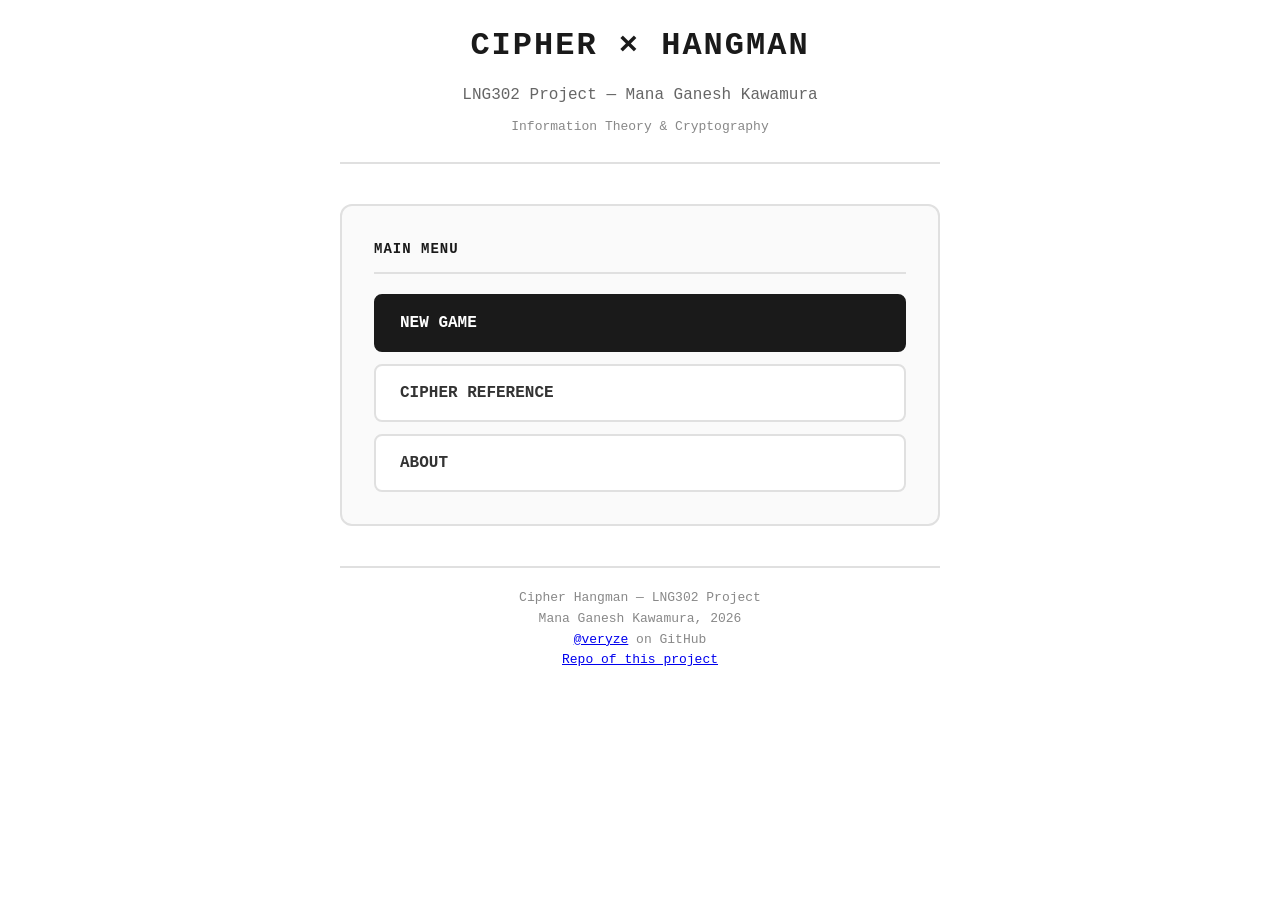
<file: index.html>
<!DOCTYPE html>
<html lang="en">
<head>
    <meta charset="UTF-8">
    <meta name="viewport" content="width=device-width, initial-scale=1.0">
    <title>Cipher × Hangman — Menu</title>
    <link rel="stylesheet" href="src/shared.css">
    <style>
        * {
            box-sizing: border-box;
            margin: 0;
            padding: 0;
        }

        body {
            font-family: 'Courier New', Courier, monospace;
            background: #ffffff;
            color: #1a1a1a;
            min-height: 100vh;
            padding: 20px;
            line-height: 1.6;
        }

        .container {
            max-width: 600px;
            margin: 0 auto;
        }

        header {
            text-align: center;
            margin-bottom: 40px;
            padding-bottom: 24px;
            border-bottom: 2px solid #e0e0e0;
        }

        h1 {
            font-size: 32px;
            font-weight: 700;
            letter-spacing: 2px;
            margin-bottom: 12px;
            color: #1a1a1a;
        }

        .subtitle {
            color: #666;
            font-size: 16px;
            font-weight: 400;
            margin-bottom: 8px;
        }

        .project-info {
            color: #888;
            font-size: 13px;
            margin-top: 4px;
        }

        .panel {
            background: #fafafa;
            border: 2px solid #e0e0e0;
            border-radius: 12px;
            padding: 32px;
            margin-bottom: 24px;
        }

        .panel h2 {
            color: #1a1a1a;
            margin-bottom: 20px;
            border-bottom: 2px solid #e0e0e0;
            padding-bottom: 12px;
            font-size: 14px;
            text-transform: uppercase;
            letter-spacing: 1px;
        }

        .menu-btn {
            display: block;
            width: 100%;
            padding: 18px 24px;
            background: #fff;
            border: 2px solid #e0e0e0;
            border-radius: 8px;
            color: #333;
            font-family: inherit;
            font-size: 16px;
            font-weight: 600;
            cursor: pointer;
            transition: all 0.15s;
            text-align: left;
            margin-bottom: 12px;
        }

        .menu-btn:last-of-type {
            margin-bottom: 0;
        }

        .menu-btn:hover {
            background: #1a1a1a;
            border-color: #1a1a1a;
            color: #fff;
        }

        .menu-btn.primary {
            background: #1a1a1a;
            border-color: #1a1a1a;
            color: #fff;
        }

        .menu-btn.primary:hover {
            background: #333;
            border-color: #333;
        }

        .menu-btn:disabled {
            opacity: 0.5;
            cursor: not-allowed;
            background: #f5f5f5;
            border-color: #ddd;
            color: #999;
        }

        .menu-btn:disabled:hover {
            background: #f5f5f5;
            border-color: #ddd;
            color: #999;
        }

        /* Modal */
        .modal-overlay {
            position: fixed;
            top: 0;
            left: 0;
            width: 100%;
            height: 100%;
            background: rgba(0, 0, 0, 0.5);
            display: none;
            justify-content: center;
            align-items: center;
            z-index: 1000;
            padding: 20px;
            overflow-y: auto;
        }

        .modal-overlay.show {
            display: flex;
            animation: fadeIn 0.3s;
        }

        @keyframes fadeIn {
            0% { opacity: 0; }
            100% { opacity: 1; }
        }

        .modal {
            background: #fff;
            border: 2px solid #e0e0e0;
            border-radius: 12px;
            padding: 32px;
            max-width: 800px;
            width: 100%;
            max-height: calc(100vh - 40px);
            overflow-y: auto;
            box-shadow: 0 20px 40px rgba(0, 0, 0, 0.15);
            animation: slideUp 0.3s;
        }

        @keyframes slideUp {
            0% { transform: translateY(20px); opacity: 0; }
            100% { transform: translateY(0); opacity: 1; }
        }

        .modal h2 {
            margin-bottom: 20px;
            font-size: 20px;
            text-transform: uppercase;
            letter-spacing: 1px;
        }

        .modal p {
            color: #666;
            margin-bottom: 20px;
            font-size: 14px;
        }

        .cipher-toggle-group {
            display: grid;
            grid-template-columns: repeat(2, 1fr);
            gap: 16px;
            margin-bottom: 24px;
        }

        .cipher-category {
            padding: 16px;
            background: #fafafa;
            border: 1px solid #eee;
            border-radius: 8px;
        }

        .cipher-category h3 {
            font-size: 12px;
            font-weight: 600;
            color: #666;
            text-transform: uppercase;
            letter-spacing: 0.5px;
            margin-bottom: 12px;
        }

        .cipher-option {
            display: flex;
            align-items: center;
            justify-content: space-between;
            padding: 8px 0;
            border-bottom: 1px solid #eee;
        }

        .cipher-option:last-child {
            border-bottom: none;
        }

        .cipher-option label {
            display: flex;
            align-items: center;
            gap: 10px;
            cursor: pointer;
            font-size: 14px;
            color: #333;
        }

        .cipher-option input[type="checkbox"] {
            width: 20px;
            height: 20px;
            accent-color: #2e7d32;
            cursor: pointer;
        }

        .cipher-option .cipher-desc {
            font-size: 12px;
            color: #888;
            font-style: italic;
        }

        .toggle-all {
            display: flex;
            align-items: center;
            justify-content: space-between;
            padding: 12px;
            background: #f5f5f5;
            border-radius: 8px;
            margin-bottom: 16px;
        }

        .toggle-all label {
            font-weight: 600;
            color: #1a1a1a;
            cursor: pointer;
        }

        .theme-toggle-group {
            display: grid;
            grid-template-columns: repeat(2, 1fr);
            gap: 16px;
            margin-bottom: 24px;
        }

        .cipher-option input[type="radio"] {
            width: 20px;
            height: 20px;
            accent-color: #1a1a1a;
            cursor: pointer;
        }

        /* Custom bands (Song theme) */
        .custom-bands-row {
            padding: 10px 12px;
            margin-top: 8px;
            background: #f5f5f5;
            border: 1px dashed #ccc;
            border-radius: 6px;
        }

        .custom-bands-toggle {
            display: flex;
            align-items: center;
            gap: 10px;
            cursor: pointer;
            font-size: 14px;
            color: #333;
        }

        .custom-bands-toggle input[type="checkbox"] {
            width: 20px;
            height: 20px;
            accent-color: #1a1a1a;
            cursor: pointer;
        }

        #customBandsInput {
            width: 100%;
            margin-top: 10px;
            padding: 8px 10px;
            font-family: inherit;
            font-size: 13px;
            color: #333;
            border: 2px solid #ddd;
            border-radius: 6px;
            resize: vertical;
            box-sizing: border-box;
        }

        #customBandsInput:focus {
            outline: none;
            border-color: #1a1a1a;
        }

        #customBandsInput::placeholder {
            color: #999;
        }

        .cipher-option label.disabled {
            opacity: 0.4;
            cursor: not-allowed;
        }

        .modal-controls {
            display: flex;
            gap: 12px;
            justify-content: flex-end;
        }

        .modal-controls .btn {
            min-width: 120px;
            padding: 12px 24px;
        }

        .btn {
            padding: 12px 24px;
            background: #fff;
            border: 2px solid #ddd;
            border-radius: 6px;
            color: #333;
            font-family: inherit;
            font-size: 14px;
            font-weight: 600;
            cursor: pointer;
            transition: all 0.15s;
        }

        .btn:hover {
            background: #1a1a1a;
            border-color: #1a1a1a;
            color: #fff;
        }

        .btn.primary {
            background: #1a1a1a;
            border-color: #1a1a1a;
            color: #fff;
        }

        .btn.primary:hover {
            background: #333;
            border-color: #333;
        }

        @media (max-width: 600px) {
            .container {
                padding: 0 10px;
            }
            .panel {
                padding: 20px;
            }
            .modal {
                padding: 20px;
            }
            .cipher-toggle-group,
            .theme-toggle-group {
                grid-template-columns: 1fr;
            }
        }
    </style>
</head>
<body>
    <div class="container">
        <header>
            <h1>CIPHER × HANGMAN</h1>
            <p class="subtitle">LNG302 Project — Mana Ganesh Kawamura</p>
            <p class="project-info">Information Theory & Cryptography</p>
        </header>

        <div class="panel">
            <h2>Main Menu</h2>
            
            <button class="menu-btn primary" id="newGameBtn">NEW GAME</button>
            <button class="menu-btn" id="cipherInfoBtn">CIPHER REFERENCE</button>
            <button class="menu-btn" id="aboutBtn">ABOUT</button>
        </div>

        <footer style="text-align: center; margin-top: 40px; padding-top: 20px; border-top: 2px solid #e0e0e0; color: #888; font-size: 13px;">
            <p>Cipher Hangman — LNG302 Project</p>
            <p>Mana Ganesh Kawamura, 2026</p>
            <p><a href="https://github.com/veryze">@veryze</a> on GitHub</p>
            <a href="https://github.com/veryze/cipher-hangman">Repo of this project</a>
            
        </footer>
    </div>

    <!-- New Game Modal -->
    <div class="modal-overlay" id="newGameModalOverlay">
        <div class="modal">
            <h2>New Game Options</h2>
            <p>Select which cipher types to include in the rotation:</p>
            
            <div class="toggle-all">
                <label>
                    <input type="checkbox" id="toggleAllCiphers" checked>
                    Select / Deselect All
                </label>
            </div>

            <div class="cipher-toggle-group">
                <div class="cipher-category">
                    <h3>Alphabet Substitution Ciphers</h3>
                    
                    <div class="cipher-option">
                        <label>
                            <input type="checkbox" class="cipher-checkbox" value="caesar" checked>
                            <span>Caesar <span class="cipher-desc">(shift ±1–26)</span></span>
                        </label>
                    </div>
                    <div class="cipher-option">
                        <label>
                            <input type="checkbox" class="cipher-checkbox" value="rot13" checked>
                            <span>ROT13 <span class="cipher-desc">(fixed shift 13)</span></span>
                        </label>
                    </div>
                    <div class="cipher-option">
                        <label>
                            <input type="checkbox" class="cipher-checkbox" value="atbash" checked>
                            <span>Atbash <span class="cipher-desc">(reverse alphabet)</span></span>
                        </label>
                    </div>
                </div>

                <div class="cipher-category">
                    <h3>Number Encoding Ciphers</h3>
                    
                    <div class="cipher-option">
                        <label>
                            <input type="checkbox" class="cipher-checkbox" value="a1z26" checked>
                            <span>A1Z26 <span class="cipher-desc">(letters → numbers 1–26)</span></span>
                        </label>
                    </div>
                    <div class="cipher-option">
                        <label>
                            <input type="checkbox" class="cipher-checkbox" value="binary" checked>
                            <span>Binary <span class="cipher-desc">(letters → 5-bit binary)</span></span>
                        </label>
                    </div>
                </div>

                <div class="cipher-category">
                    <h3>Signal Ciphers</h3>
                    
                    <div class="cipher-option">
                        <label>
                            <input type="checkbox" class="cipher-checkbox" value="morse" checked>
                            <span>Morse Code <span class="cipher-desc">(dots and dashes)</span></span>
                        </label>
                    </div>
                </div>

                <div class="cipher-category">
                    <h3>Polyalphabetic Ciphers</h3>
                    
                    <div class="cipher-option">
                        <label>
                            <input type="checkbox" class="cipher-checkbox" value="vigenere" checked>
                            <span>Vigenère <span class="cipher-desc">(polyalphabetic, key-based)</span></span>
                        </label>
                    </div>
                    <div class="cipher-option">
                        <label>
                            <input type="checkbox" class="cipher-checkbox" value="affine" checked>
                            <span>Affine <span class="cipher-desc">(ax+b mod m, a,b,m ≤ 15)</span></span>
                        </label>
                    </div>
                </div>
            </div>

            <div class="theme-toggle-group">
                <div class="cipher-category">
                    <h3>Phrase Theme <span class="cipher-desc">(AI phrases only)</span></h3>
                    
                    <div class="cipher-option">
                        <label>
                            <input type="radio" name="phraseTheme" value="any" checked>
                            <span>All types <span class="cipher-desc">(mix of everything)</span></span>
                        </label>
                    </div>
                    <div class="cipher-option">
                        <label>
                            <input type="radio" name="phraseTheme" value="movie">
                            <span>Movie quotes</span>
                        </label>
                    </div>
                    <div class="cipher-option">
                        <label>
                            <input type="radio" name="phraseTheme" value="idiom">
                            <span>Idioms</span>
                        </label>
                    </div>
                    <div class="cipher-option">
                        <label>
                            <input type="radio" name="phraseTheme" value="song">
                            <span>Song lyrics</span>
                        </label>
                    </div>
                    <div class="custom-bands-row" id="customBandsRow" style="display: none;">
                        <label class="custom-bands-toggle">
                            <input type="checkbox" id="useCustomBands">
                            <span>Use custom bands <span class="cipher-desc">(difficulty is ignored)</span></span>
                        </label>
                        <textarea id="customBandsInput" rows="2" maxlength="150" placeholder="Comma-separated, e.g. The Beatles, Queen, Fleetwood Mac" style="display: none;"></textarea>
                    </div>
                    <div class="cipher-option">
                        <label>
                            <input type="radio" name="phraseTheme" value="book">
                            <span>Book titles</span>
                        </label>
                    </div>
                    <div class="cipher-option">
                        <label>
                            <input type="radio" name="phraseTheme" value="custom">
                            <span>Custom <span class="cipher-desc">(type your own theme)</span></span>
                        </label>
                    </div>
                    <div class="custom-bands-row" id="customThemeRow" style="display: none;">
                        <textarea id="customThemeInput" rows="2" maxlength="60" placeholder="Type a theme, e.g. space exploration, ancient Rome, coffee" style="display: none;"></textarea>
                    </div>
                </div>

                <div class="cipher-category">
                    <h3>Phrase Difficulty <span class="cipher-desc">(AI phrases only)</span></h3>
                    
                    <div class="cipher-option">
                        <label>
                            <input type="radio" name="phraseDifficulty" value="easy">
                            <span>Easy <span class="cipher-desc">(short, very common)</span></span>
                        </label>
                    </div>
                    <div class="cipher-option">
                        <label>
                            <input type="radio" name="phraseDifficulty" value="normal" checked>
                            <span>Normal</span>
                        </label>
                    </div>
                    <div class="cipher-option">
                        <label>
                            <input type="radio" name="phraseDifficulty" value="hard">
                            <span>Hard <span class="cipher-desc">(longer, unusual letters)</span></span>
                        </label>
                    </div>
                </div>
            </div>

            <div class="modal-controls">
                <button class="btn" id="newGameCancelBtn">CANCEL</button>
                <button class="btn primary" id="newGameStartBtn">START GAME</button>
                <button class="btn" id="resetPrefsBtn" style="margin-left: auto;">RESET TO DEFAULTS</button>
            </div>
        </div>
    </div>

    <script>
        // Cipher selection state (persisted in localStorage)
        let enabledCiphers = {
            caesar: true,
            rot13: true,
            atbash: true,
            a1z26: true,
            binary: true,
            morse: true,
            vigenere: true,
            affine: true
        };

        // Phrase theme/difficulty preferences (persisted in localStorage)
        let phrasePrefs = { theme: 'any', difficulty: 'normal', customBands: { enabled: false, list: '' }, customTheme: '' };
        const THEME_VALUES = ['any', 'movie', 'idiom', 'song', 'book', 'custom'];
        const DIFFICULTY_VALUES = ['easy', 'normal', 'hard'];

        // Load saved phrase preferences
        function loadPhrasePrefs() {
            const saved = localStorage.getItem('cipherHangmanPhrasePrefs');
            if (saved) {
                try {
                    const parsed = JSON.parse(saved);
                    if (THEME_VALUES.includes(parsed.theme)) phrasePrefs.theme = parsed.theme;
                    if (DIFFICULTY_VALUES.includes(parsed.difficulty)) phrasePrefs.difficulty = parsed.difficulty;
                    if (parsed.customBands && typeof parsed.customBands === 'object') {
                        phrasePrefs.customBands.enabled = parsed.customBands.enabled === true;
                        if (typeof parsed.customBands.list === 'string') {
                            phrasePrefs.customBands.list = parsed.customBands.list.slice(0, 150);
                        }
                    }
                    if (typeof parsed.customTheme === 'string') {
                        phrasePrefs.customTheme = parsed.customTheme.slice(0, 60);
                    }
                } catch (e) {
                    console.warn('Failed to parse saved phrase preferences');
                }
            }
            updatePhraseRadios();
            updateCustomBandsUI();
            updateCustomThemeUI();
        }

        function savePhrasePrefs() {
            const toSave = {
                theme: phrasePrefs.theme,
                difficulty: phrasePrefs.difficulty,
                customBands: {
                    enabled: phrasePrefs.customBands.enabled,
                    list: phrasePrefs.customBands.list.slice(0, 150),
                },
                customTheme: phrasePrefs.customTheme.slice(0, 60),
            };
            localStorage.setItem('cipherHangmanPhrasePrefs', JSON.stringify(toSave));
        }

        function updatePhraseRadios() {
            document.querySelectorAll('input[name="phraseTheme"]').forEach(radio => {
                radio.checked = radio.value === phrasePrefs.theme;
            });
            document.querySelectorAll('input[name="phraseDifficulty"]').forEach(radio => {
                radio.checked = radio.value === phrasePrefs.difficulty;
            });
        }

        // Show/hide the custom theme text box (Custom theme only)
        function updateCustomThemeUI() {
            const row = document.getElementById('customThemeRow');
            const input = document.getElementById('customThemeInput');
            if (!row || !input) return;

            const isCustom = phrasePrefs.theme === 'custom';
            row.style.display = isCustom ? 'block' : 'none';
            input.style.display = isCustom ? 'block' : 'none';
            input.value = phrasePrefs.customTheme;
        }

        // Show/hide the custom bands block and sync difficulty availability
        function updateCustomBandsUI() {
            const row = document.getElementById('customBandsRow');
            const box = document.getElementById('useCustomBands');
            const input = document.getElementById('customBandsInput');
            if (!row || !box || !input) return;

            const isSong = phrasePrefs.theme === 'song';
            row.style.display = isSong ? 'block' : 'none';
            box.checked = isSong && phrasePrefs.customBands.enabled;
            input.style.display = (isSong && phrasePrefs.customBands.enabled) ? 'block' : 'none';
            input.value = phrasePrefs.customBands.list;

            // Difficulty is ignored when custom bands are used
            const ignoreDifficulty = isSong && phrasePrefs.customBands.enabled;
            document.querySelectorAll('input[name="phraseDifficulty"]').forEach(radio => {
                radio.disabled = ignoreDifficulty;
                radio.parentElement.classList.toggle('disabled', ignoreDifficulty);
            });
        }

        // Load saved preferences
        function loadCipherPrefs() {
            const saved = localStorage.getItem('cipherHangmanPrefs');
            if (saved) {
                try {
                    enabledCiphers = { ...enabledCiphers, ...JSON.parse(saved) };
                } catch (e) {
                    console.warn('Failed to parse saved preferences');
                }
            }
            updateCheckboxes();
        }

        function saveCipherPrefs() {
            localStorage.setItem('cipherHangmanPrefs', JSON.stringify(enabledCiphers));
        }

        function updateCheckboxes() {
            document.querySelectorAll('.cipher-checkbox').forEach(cb => {
                cb.checked = enabledCiphers[cb.value];
            });
            updateToggleAll();
        }

        function updateToggleAll() {
            const allChecked = Object.values(enabledCiphers).every(v => v);
            const anyChecked = Object.values(enabledCiphers).some(v => v);
            const toggleAll = document.getElementById('toggleAllCiphers');
            toggleAll.checked = allChecked;
            toggleAll.indeterminate = !allChecked && anyChecked;
        }

        // DOM elements
        const newGameBtn = document.getElementById('newGameBtn');
        const cipherInfoBtn = document.getElementById('cipherInfoBtn');
        const aboutBtn = document.getElementById('aboutBtn');
        const newGameModalOverlay = document.getElementById('newGameModalOverlay');
        const toggleAllCiphers = document.getElementById('toggleAllCiphers');
        const newGameCancelBtn = document.getElementById('newGameCancelBtn');
        const newGameStartBtn = document.getElementById('newGameStartBtn');

        // Open New Game modal
        newGameBtn.addEventListener('click', () => {
            newGameModalOverlay.className = 'modal-overlay show';
        });

        // Close modal handlers
        function closeNewGameModal() {
            newGameModalOverlay.className = 'modal-overlay';
        }

        newGameCancelBtn.addEventListener('click', closeNewGameModal);
        newGameModalOverlay.addEventListener('click', (e) => {
            if (e.target === newGameModalOverlay) closeNewGameModal();
        });

        // Toggle all checkboxes
        toggleAllCiphers.addEventListener('change', (e) => {
            const checked = e.target.checked;
            Object.keys(enabledCiphers).forEach(key => {
                enabledCiphers[key] = checked;
            });
            updateCheckboxes();
        });

        // Individual cipher checkboxes
        document.querySelectorAll('.cipher-checkbox').forEach(cb => {
            cb.addEventListener('change', (e) => {
                enabledCiphers[e.target.value] = e.target.checked;
                // Ensure at least one is selected
                if (!Object.values(enabledCiphers).some(v => v)) {
                    e.target.checked = true;
                    enabledCiphers[e.target.value] = true;
                }
                updateToggleAll();
            });
        });

        // Phrase theme radio buttons
        document.querySelectorAll('input[name="phraseTheme"]').forEach(radio => {
            radio.addEventListener('change', (e) => {
                if (e.target.checked) {
                    phrasePrefs.theme = e.target.value;
                    updateCustomBandsUI();
                    updateCustomThemeUI();
                    if (e.target.value === 'custom') {
                        const input = document.getElementById('customThemeInput');
                        if (input && !input.value.trim()) input.focus();
                    }
                }
            });
        });

        // Phrase difficulty radio buttons
        document.querySelectorAll('input[name="phraseDifficulty"]').forEach(radio => {
            radio.addEventListener('change', (e) => {
                if (e.target.checked && !e.target.disabled) phrasePrefs.difficulty = e.target.value;
            });
        });

        // Custom bands (Song theme): checkbox and band list
        document.getElementById('useCustomBands').addEventListener('change', (e) => {
            phrasePrefs.customBands.enabled = e.target.checked;
            if (!e.target.checked) {
                // Leaving the list intact but disabled (so unchecking keeps what they typed)
                updateCustomBandsUI();
            } else {
                phrasePrefs.customBands.list = document.getElementById('customBandsInput').value;
                updateCustomBandsUI();
                document.getElementById('customBandsInput').focus();
            }
        });
        document.getElementById('customBandsInput').addEventListener('input', (e) => {
            phrasePrefs.customBands.list = e.target.value;
        });

        // Custom theme (Custom theme): free-text theme for the LLM
        document.getElementById('customThemeInput').addEventListener('input', (e) => {
            phrasePrefs.customTheme = e.target.value;
        });

        // Start game with selected ciphers and phrase options
        newGameStartBtn.addEventListener('click', () => {
            const selected = Object.entries(enabledCiphers).filter(([_, v]) => v).map(([k]) => k);
            if (selected.length === 0) return;
            
            saveCipherPrefs();
            savePhrasePrefs();
            closeNewGameModal();
            
            // Pass selected ciphers to game via sessionStorage
            sessionStorage.setItem('cipherHangmanSelectedCiphers', JSON.stringify(selected));
            // Pass phrase theme/difficulty (+ custom bands) to game via sessionStorage
            sessionStorage.setItem('cipherHangmanPhraseOptions', JSON.stringify(phrasePrefs));
            window.location.href = 'cipher-hangman.html';
        });

        // Other menu buttons
        cipherInfoBtn.addEventListener('click', () => {
            window.location.href = 'cipher-info.html';
        });

        aboutBtn.addEventListener('click', () => {
            window.location.href = 'cipher-about.html';
        });

        // Reset preferences
        const resetPrefsBtn = document.getElementById('resetPrefsBtn');
        resetPrefsBtn.addEventListener('click', () => {
            enabledCiphers = {
                caesar: true,
                rot13: true,
                atbash: true,
                a1z26: true,
                binary: true,
                morse: true,
                vigenere: true,
                affine: true
            };
            phrasePrefs = { theme: 'any', difficulty: 'normal', customBands: { enabled: false, list: '' }, customTheme: '' };
            saveCipherPrefs();
            savePhrasePrefs();
            updateCheckboxes();
            updatePhraseRadios();
            updateCustomBandsUI();
            updateCustomThemeUI();
        });

        // Initialize
        loadCipherPrefs();
        loadPhrasePrefs();
    </script>
</body>
</html>
</file>
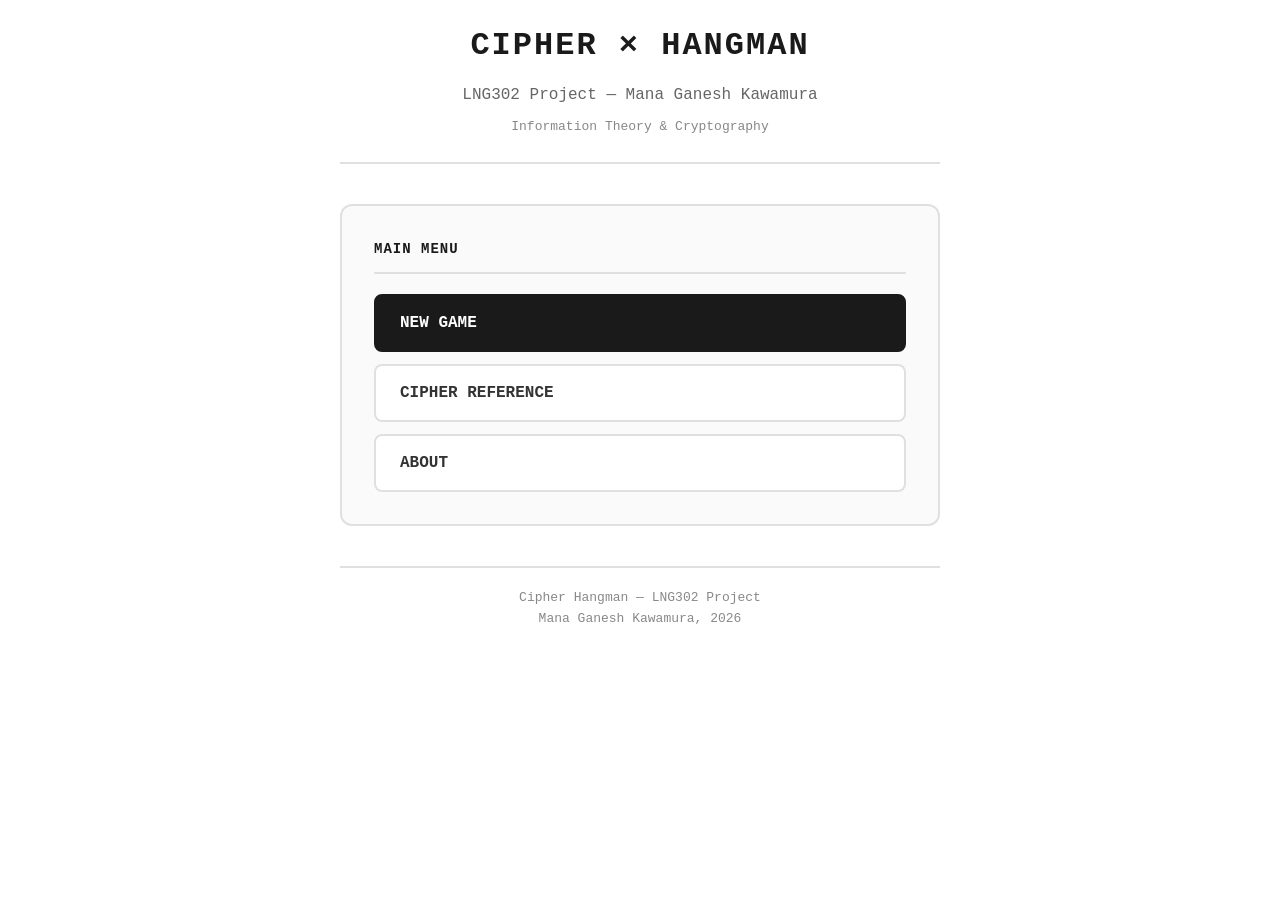
<file: public/index.html>
<!DOCTYPE html>
<html lang="en">
<head>
    <meta charset="UTF-8">
    <meta name="viewport" content="width=device-width, initial-scale=1.0">
    <title>Cipher × Hangman — Menu</title>
    <link rel="stylesheet" href="../src/shared.css">
    <style>
        * {
            box-sizing: border-box;
            margin: 0;
            padding: 0;
        }

        body {
            font-family: 'Courier New', Courier, monospace;
            background: #ffffff;
            color: #1a1a1a;
            min-height: 100vh;
            padding: 20px;
            line-height: 1.6;
        }

        .container {
            max-width: 600px;
            margin: 0 auto;
        }

        header {
            text-align: center;
            margin-bottom: 40px;
            padding-bottom: 24px;
            border-bottom: 2px solid #e0e0e0;
        }

        h1 {
            font-size: 32px;
            font-weight: 700;
            letter-spacing: 2px;
            margin-bottom: 12px;
            color: #1a1a1a;
        }

        .subtitle {
            color: #666;
            font-size: 16px;
            font-weight: 400;
            margin-bottom: 8px;
        }

        .project-info {
            color: #888;
            font-size: 13px;
            margin-top: 4px;
        }

        .panel {
            background: #fafafa;
            border: 2px solid #e0e0e0;
            border-radius: 12px;
            padding: 32px;
            margin-bottom: 24px;
        }

        .panel h2 {
            color: #1a1a1a;
            margin-bottom: 20px;
            border-bottom: 2px solid #e0e0e0;
            padding-bottom: 12px;
            font-size: 14px;
            text-transform: uppercase;
            letter-spacing: 1px;
        }

        .menu-btn {
            display: block;
            width: 100%;
            padding: 18px 24px;
            background: #fff;
            border: 2px solid #e0e0e0;
            border-radius: 8px;
            color: #333;
            font-family: inherit;
            font-size: 16px;
            font-weight: 600;
            cursor: pointer;
            transition: all 0.15s;
            text-align: left;
            margin-bottom: 12px;
        }

        .menu-btn:last-of-type {
            margin-bottom: 0;
        }

        .menu-btn:hover {
            background: #1a1a1a;
            border-color: #1a1a1a;
            color: #fff;
        }

        .menu-btn.primary {
            background: #1a1a1a;
            border-color: #1a1a1a;
            color: #fff;
        }

        .menu-btn.primary:hover {
            background: #333;
            border-color: #333;
        }

        .menu-btn:disabled {
            opacity: 0.5;
            cursor: not-allowed;
            background: #f5f5f5;
            border-color: #ddd;
            color: #999;
        }

        .menu-btn:disabled:hover {
            background: #f5f5f5;
            border-color: #ddd;
            color: #999;
        }

        /* Modal */
        .modal-overlay {
            position: fixed;
            top: 0;
            left: 0;
            width: 100%;
            height: 100%;
            background: rgba(0, 0, 0, 0.5);
            display: none;
            justify-content: center;
            align-items: center;
            z-index: 1000;
            padding: 20px;
        }

        .modal-overlay.show {
            display: flex;
            animation: fadeIn 0.3s;
        }

        @keyframes fadeIn {
            0% { opacity: 0; }
            100% { opacity: 1; }
        }

        .modal {
            background: #fff;
            border: 2px solid #e0e0e0;
            border-radius: 12px;
            padding: 32px;
            max-width: 480px;
            width: 100%;
            box-shadow: 0 20px 40px rgba(0, 0, 0, 0.15);
            animation: slideUp 0.3s;
        }

        @keyframes slideUp {
            0% { transform: translateY(20px); opacity: 0; }
            100% { transform: translateY(0); opacity: 1; }
        }

        .modal h2 {
            margin-bottom: 20px;
            font-size: 20px;
            text-transform: uppercase;
            letter-spacing: 1px;
        }

        .modal p {
            color: #666;
            margin-bottom: 20px;
            font-size: 14px;
        }

        .cipher-toggle-group {
            display: flex;
            flex-direction: column;
            gap: 12px;
            margin-bottom: 24px;
        }

        .cipher-category {
            padding: 16px;
            background: #fafafa;
            border: 1px solid #eee;
            border-radius: 8px;
        }

        .cipher-category h3 {
            font-size: 12px;
            font-weight: 600;
            color: #666;
            text-transform: uppercase;
            letter-spacing: 0.5px;
            margin-bottom: 12px;
        }

        .cipher-option {
            display: flex;
            align-items: center;
            justify-content: space-between;
            padding: 8px 0;
            border-bottom: 1px solid #eee;
        }

        .cipher-option:last-child {
            border-bottom: none;
        }

        .cipher-option label {
            display: flex;
            align-items: center;
            gap: 10px;
            cursor: pointer;
            font-size: 14px;
            color: #333;
        }

        .cipher-option input[type="checkbox"] {
            width: 20px;
            height: 20px;
            accent-color: #2e7d32;
            cursor: pointer;
        }

        .cipher-option .cipher-desc {
            font-size: 12px;
            color: #888;
            font-style: italic;
        }

        .toggle-all {
            display: flex;
            align-items: center;
            justify-content: space-between;
            padding: 12px;
            background: #f5f5f5;
            border-radius: 8px;
            margin-bottom: 16px;
        }

        .toggle-all label {
            font-weight: 600;
            color: #1a1a1a;
            cursor: pointer;
        }

        .modal-controls {
            display: flex;
            gap: 12px;
            justify-content: flex-end;
        }

        .modal-controls .btn {
            min-width: 120px;
            padding: 12px 24px;
        }

        .btn {
            padding: 12px 24px;
            background: #fff;
            border: 2px solid #ddd;
            border-radius: 6px;
            color: #333;
            font-family: inherit;
            font-size: 14px;
            font-weight: 600;
            cursor: pointer;
            transition: all 0.15s;
        }

        .btn:hover {
            background: #1a1a1a;
            border-color: #1a1a1a;
            color: #fff;
        }

        .btn.primary {
            background: #1a1a1a;
            border-color: #1a1a1a;
            color: #fff;
        }

        .btn.primary:hover {
            background: #333;
            border-color: #333;
        }

        @media (max-width: 600px) {
            .container {
                padding: 0 10px;
            }
            .panel {
                padding: 20px;
            }
            .modal {
                padding: 20px;
            }
        }
    </style>
</head>
<body>
    <div class="container">
        <header>
            <h1>CIPHER × HANGMAN</h1>
            <p class="subtitle">LNG302 Project — Mana Ganesh Kawamura</p>
            <p class="project-info">Information Theory & Cryptography</p>
        </header>

        <div class="panel">
            <h2>Main Menu</h2>
            
            <button class="menu-btn primary" id="newGameBtn">NEW GAME</button>
            <button class="menu-btn" id="cipherInfoBtn">CIPHER REFERENCE</button>
            <button class="menu-btn" id="aboutBtn">ABOUT</button>
        </div>

        <footer style="text-align: center; margin-top: 40px; padding-top: 20px; border-top: 2px solid #e0e0e0; color: #888; font-size: 13px;">
            <p>Cipher Hangman — LNG302 Project</p>
            <p>Mana Ganesh Kawamura, 2026</p>
        </footer>
    </div>

    <!-- New Game Modal -->
    <div class="modal-overlay" id="newGameModalOverlay">
        <div class="modal">
            <h2>New Game Options</h2>
            <p>Select which cipher types to include in the rotation:</p>
            
            <div class="toggle-all">
                <label>
                    <input type="checkbox" id="toggleAllCiphers" checked>
                    Select / Deselect All
                </label>
            </div>

            <div class="cipher-toggle-group">
                <div class="cipher-category">
                    <h3>Alphabet Substitution Ciphers</h3>
                    
                    <div class="cipher-option">
                        <label>
                            <input type="checkbox" class="cipher-checkbox" value="caesar" checked>
                            <span>Caesar <span class="cipher-desc">(shift ±1–26)</span></span>
                        </label>
                    </div>
                    <div class="cipher-option">
                        <label>
                            <input type="checkbox" class="cipher-checkbox" value="rot13" checked>
                            <span>ROT13 <span class="cipher-desc">(fixed shift 13)</span></span>
                        </label>
                    </div>
                    <div class="cipher-option">
                        <label>
                            <input type="checkbox" class="cipher-checkbox" value="atbash" checked>
                            <span>Atbash <span class="cipher-desc">(reverse alphabet)</span></span>
                        </label>
                    </div>
                </div>

                <div class="cipher-category">
                    <h3>Number Encoding Ciphers</h3>
                    
                    <div class="cipher-option">
                        <label>
                            <input type="checkbox" class="cipher-checkbox" value="a1z26" checked>
                            <span>A1Z26 <span class="cipher-desc">(letters → numbers 1–26)</span></span>
                        </label>
                    </div>
                    <div class="cipher-option">
                        <label>
                            <input type="checkbox" class="cipher-checkbox" value="binary" checked>
                            <span>Binary <span class="cipher-desc">(letters → 5-bit binary)</span></span>
                        </label>
                    </div>
                </div>

                <div class="cipher-category">
                    <h3>Signal Ciphers</h3>
                    
                    <div class="cipher-option">
                        <label>
                            <input type="checkbox" class="cipher-checkbox" value="morse" checked>
                            <span>Morse Code <span class="cipher-desc">(dots and dashes)</span></span>
                        </label>
                    </div>
                </div>
            </div>

            <div class="modal-controls">
                <button class="btn" id="newGameCancelBtn">CANCEL</button>
                <button class="btn primary" id="newGameStartBtn">START GAME</button>
                <button class="btn" id="resetPrefsBtn" style="margin-left: auto;">RESET TO DEFAULTS</button>
            </div>
        </div>

    <script>
        // Cipher selection state (persisted in localStorage)
        let enabledCiphers = {
            caesar: true,
            rot13: true,
            atbash: true,
            a1z26: true,
            binary: true,
            morse: true
        };

        // Load saved preferences
        function loadCipherPrefs() {
            const saved = localStorage.getItem('cipherHangmanPrefs');
            if (saved) {
                try {
                    enabledCiphers = { ...enabledCiphers, ...JSON.parse(saved) };
                } catch (e) {
                    console.warn('Failed to parse saved preferences');
                }
            }
            updateCheckboxes();
        }

        function saveCipherPrefs() {
            localStorage.setItem('cipherHangmanPrefs', JSON.stringify(enabledCiphers));
        }

        function updateCheckboxes() {
            document.querySelectorAll('.cipher-checkbox').forEach(cb => {
                cb.checked = enabledCiphers[cb.value];
            });
            updateToggleAll();
        }

        function updateToggleAll() {
            const allChecked = Object.values(enabledCiphers).every(v => v);
            const anyChecked = Object.values(enabledCiphers).some(v => v);
            const toggleAll = document.getElementById('toggleAllCiphers');
            toggleAll.checked = allChecked;
            toggleAll.indeterminate = !allChecked && anyChecked;
        }

        // DOM elements
        const newGameBtn = document.getElementById('newGameBtn');
        const cipherInfoBtn = document.getElementById('cipherInfoBtn');
        const aboutBtn = document.getElementById('aboutBtn');
        const newGameModalOverlay = document.getElementById('newGameModalOverlay');
        const toggleAllCiphers = document.getElementById('toggleAllCiphers');
        const newGameCancelBtn = document.getElementById('newGameCancelBtn');
        const newGameStartBtn = document.getElementById('newGameStartBtn');

        // Open New Game modal
        newGameBtn.addEventListener('click', () => {
            newGameModalOverlay.className = 'modal-overlay show';
        });

        // Close modal handlers
        function closeNewGameModal() {
            newGameModalOverlay.className = 'modal-overlay';
        }

        newGameCancelBtn.addEventListener('click', closeNewGameModal);
        newGameModalOverlay.addEventListener('click', (e) => {
            if (e.target === newGameModalOverlay) closeNewGameModal();
        });

        // Toggle all checkboxes
        toggleAllCiphers.addEventListener('change', (e) => {
            const checked = e.target.checked;
            Object.keys(enabledCiphers).forEach(key => {
                enabledCiphers[key] = checked;
            });
            updateCheckboxes();
        });

        // Individual cipher checkboxes
        document.querySelectorAll('.cipher-checkbox').forEach(cb => {
            cb.addEventListener('change', (e) => {
                enabledCiphers[e.target.value] = e.target.checked;
                // Ensure at least one is selected
                if (!Object.values(enabledCiphers).some(v => v)) {
                    e.target.checked = true;
                    enabledCiphers[e.target.value] = true;
                }
                updateToggleAll();
            });
        });

        // Start game with selected ciphers
        newGameStartBtn.addEventListener('click', () => {
            const selected = Object.entries(enabledCiphers).filter(([_, v]) => v).map(([k]) => k);
            if (selected.length === 0) return;
            
            saveCipherPrefs();
            closeNewGameModal();
            
            // Pass selected ciphers to game via sessionStorage
            sessionStorage.setItem('cipherHangmanSelectedCiphers', JSON.stringify(selected));
            window.location.href = 'cipher-hangman.html';
        });

        // Other menu buttons
        cipherInfoBtn.addEventListener('click', () => {
            window.location.href = 'cipher-info.html';
        });

        aboutBtn.addEventListener('click', () => {
            window.location.href = 'cipher-about.html';
        });

        // Reset preferences
        const resetPrefsBtn = document.getElementById('resetPrefsBtn');
        resetPrefsBtn.addEventListener('click', () => {
            enabledCiphers = {
                caesar: true,
                rot13: true,
                atbash: true,
                a1z26: true,
                binary: true,
                morse: true
            };
            saveCipherPrefs();
            updateCheckboxes();
        });

        // Initialize
        loadCipherPrefs();
    </script>
</body>
</html>
</file>
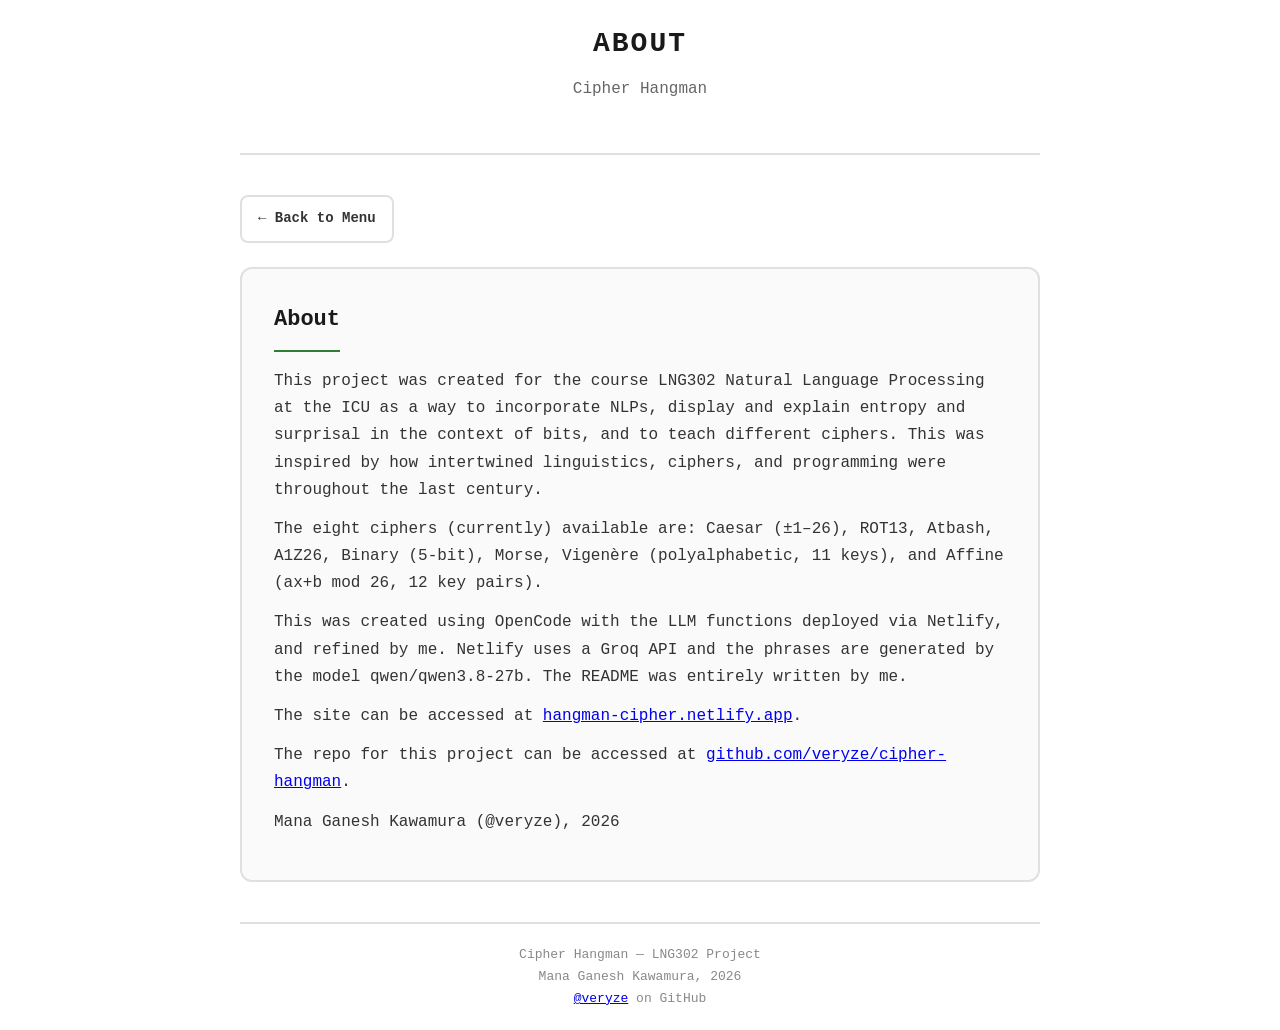
<file: cipher-about.html>
<!DOCTYPE html>
<html lang="en">
<head>
    <meta charset="UTF-8">
    <meta name="viewport" content="width=device-width, initial-scale=1.0">
    <title>About - Cipher Hangman</title>
    <link rel="stylesheet" href="src/shared.css">
    <style>

        body {
            line-height: 1.7;
        }

        .container {
            max-width: 800px;
            margin: 0 auto;
        }

        header {
            text-align: center;
            margin-bottom: 40px;
            padding-bottom: 20px;
            border-bottom: 2px solid #e0e0e0;
        }

        h1 {
            font-size: 28px;
            font-weight: 700;
            letter-spacing: 2px;
            margin-bottom: 8px;
        }

        .subtitle {
            color: #666;
            font-size: 16px;
        }

        .back-link {
            display: inline-flex;
            align-items: center;
            gap: 8px;
            color: #333;
            text-decoration: none;
            font-size: 14px;
            font-weight: 600;
            margin-bottom: 24px;
            padding: 10px 16px;
            border: 2px solid #e0e0e0;
            border-radius: 8px;
            transition: all 0.15s;
        }

        .back-link:hover {
            background: #1a1a1a;
            border-color: #1a1a1a;
            color: #fff;
        }

        .cipher-card {
            background: #fafafa;
            border: 2px solid #e0e0e0;
            border-radius: 12px;
            padding: 32px;
            margin-bottom: 24px;
        }

        .cipher-card h2 {
            font-size: 22px;
            font-weight: 700;
            margin-bottom: 16px;
            color: #1a1a1a;
            border-bottom: 2px solid #2e7d32;
            padding-bottom: 12px;
            display: inline-block;
        }

        .cipher-card p {
            color: #333;
            margin-bottom: 12px;
        }
    </style>
</head>
<body>
    <div class="container">
        <header>
            <h1>ABOUT</h1>
            <p class="subtitle">Cipher Hangman</p>
        </header>

        <a href="index.html" class="back-link">← Back to Menu</a>

        <article class="cipher-card">
            <h2>About</h2>

            <p>This project was created for the course LNG302 Natural Language Processing at the ICU as a way to incorporate NLPs, display and explain entropy and surprisal in the context of bits, and to teach different ciphers. This was inspired by how intertwined linguistics, ciphers, and programming were throughout the last century.</p>
            <p>The eight ciphers (currently) available are: Caesar (±1–26), ROT13, Atbash, A1Z26, Binary (5-bit), Morse, Vigenère (polyalphabetic, 11 keys), and Affine (ax+b mod 26, 12 key pairs).</p>
            <p>This was created using OpenCode with the LLM functions deployed via Netlify, and refined by me. Netlify uses a Groq API and the phrases are generated by the model qwen/qwen3.8-27b. The README was entirely written by me.</p>
            <p>The site can be accessed at <a href="https://hangman-cipher.netlify.app">hangman-cipher.netlify.app</a>.</p>
            <p>The repo for this project can be accessed at <a href="https://github.com/veryze/cipher-hangman">github.com/veryze/cipher-hangman</a>. </p>
            <p>Mana Ganesh Kawamura (@veryze), 2026</p>
        </article>
        <footer style="text-align: center; margin-top: 40px; padding-top: 20px; border-top: 2px solid #e0e0e0; color: #888; font-size: 13px;">
            <p>Cipher Hangman — LNG302 Project</p>
            <p>Mana Ganesh Kawamura, 2026</p>
            <p><a href="https://github.com/veryze">@veryze</a> on GitHub</p>
        </footer>
    </div>
</body>
</html>
</file>
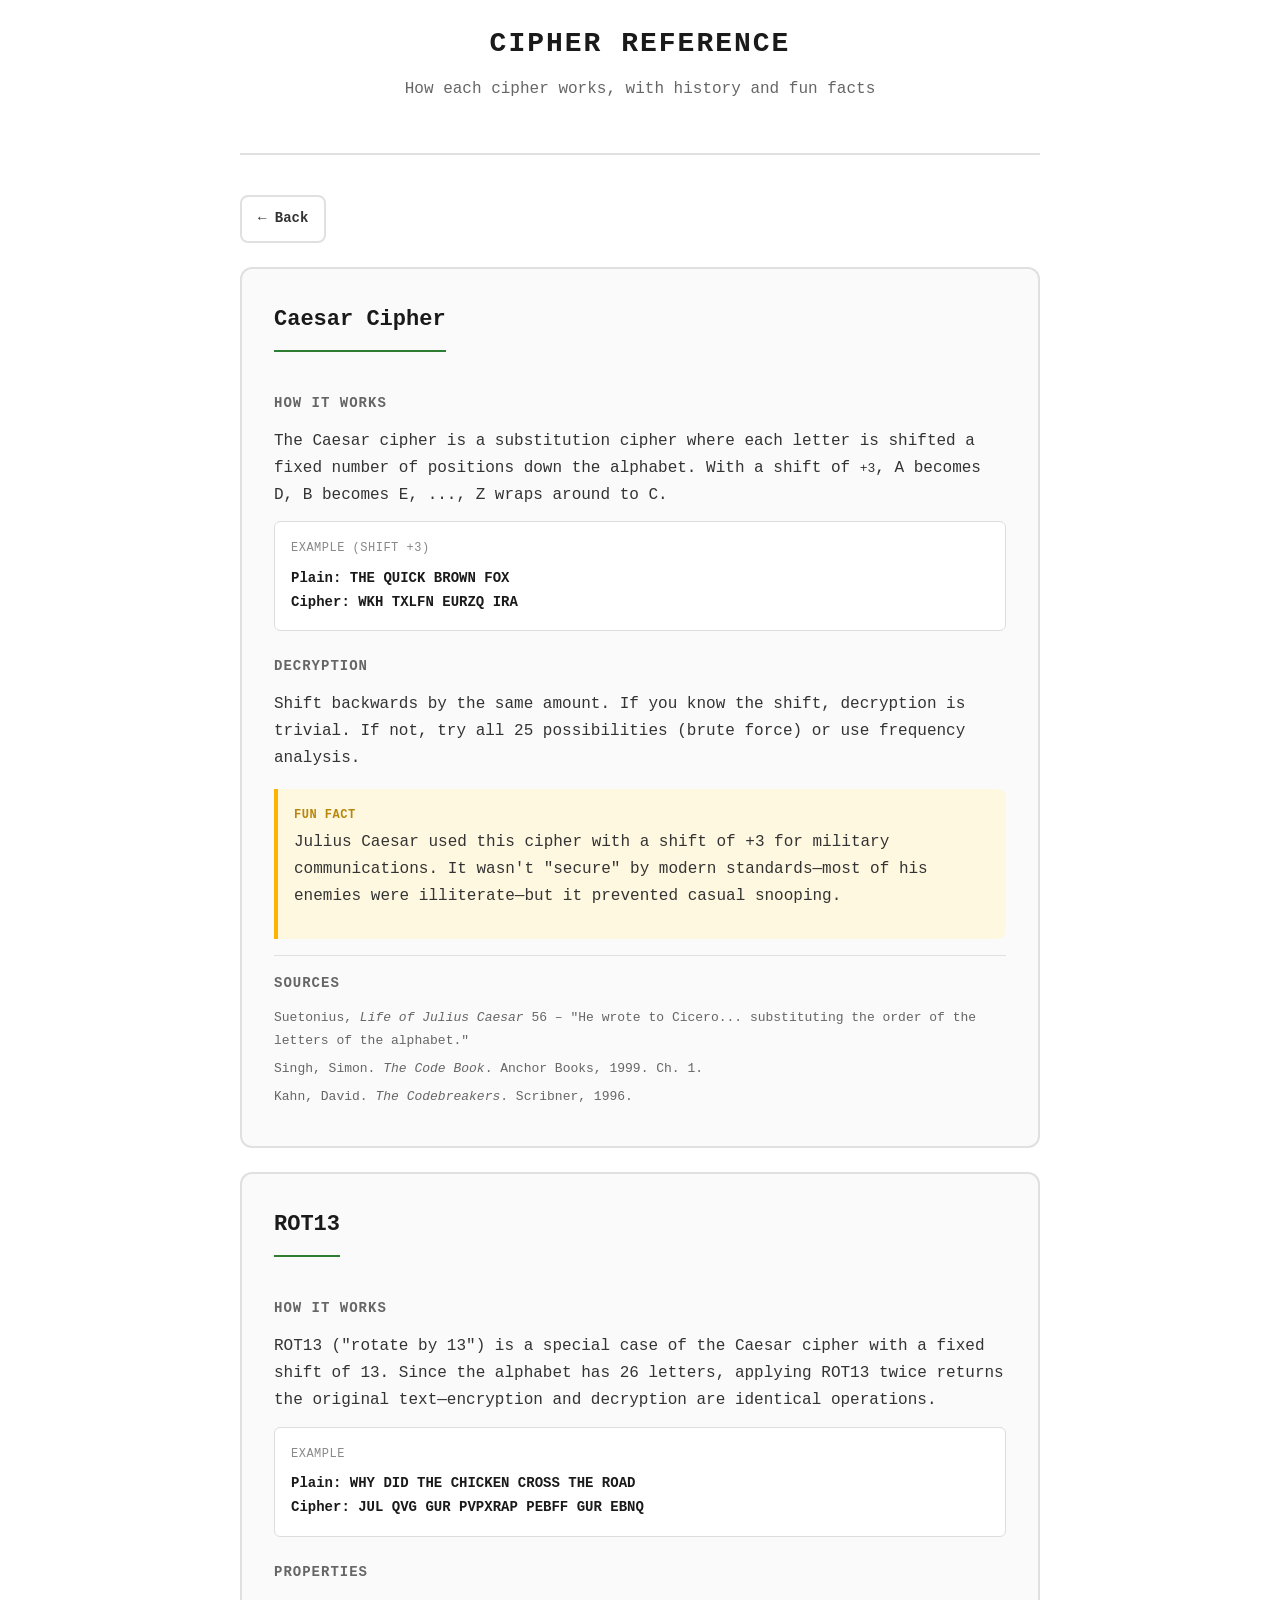
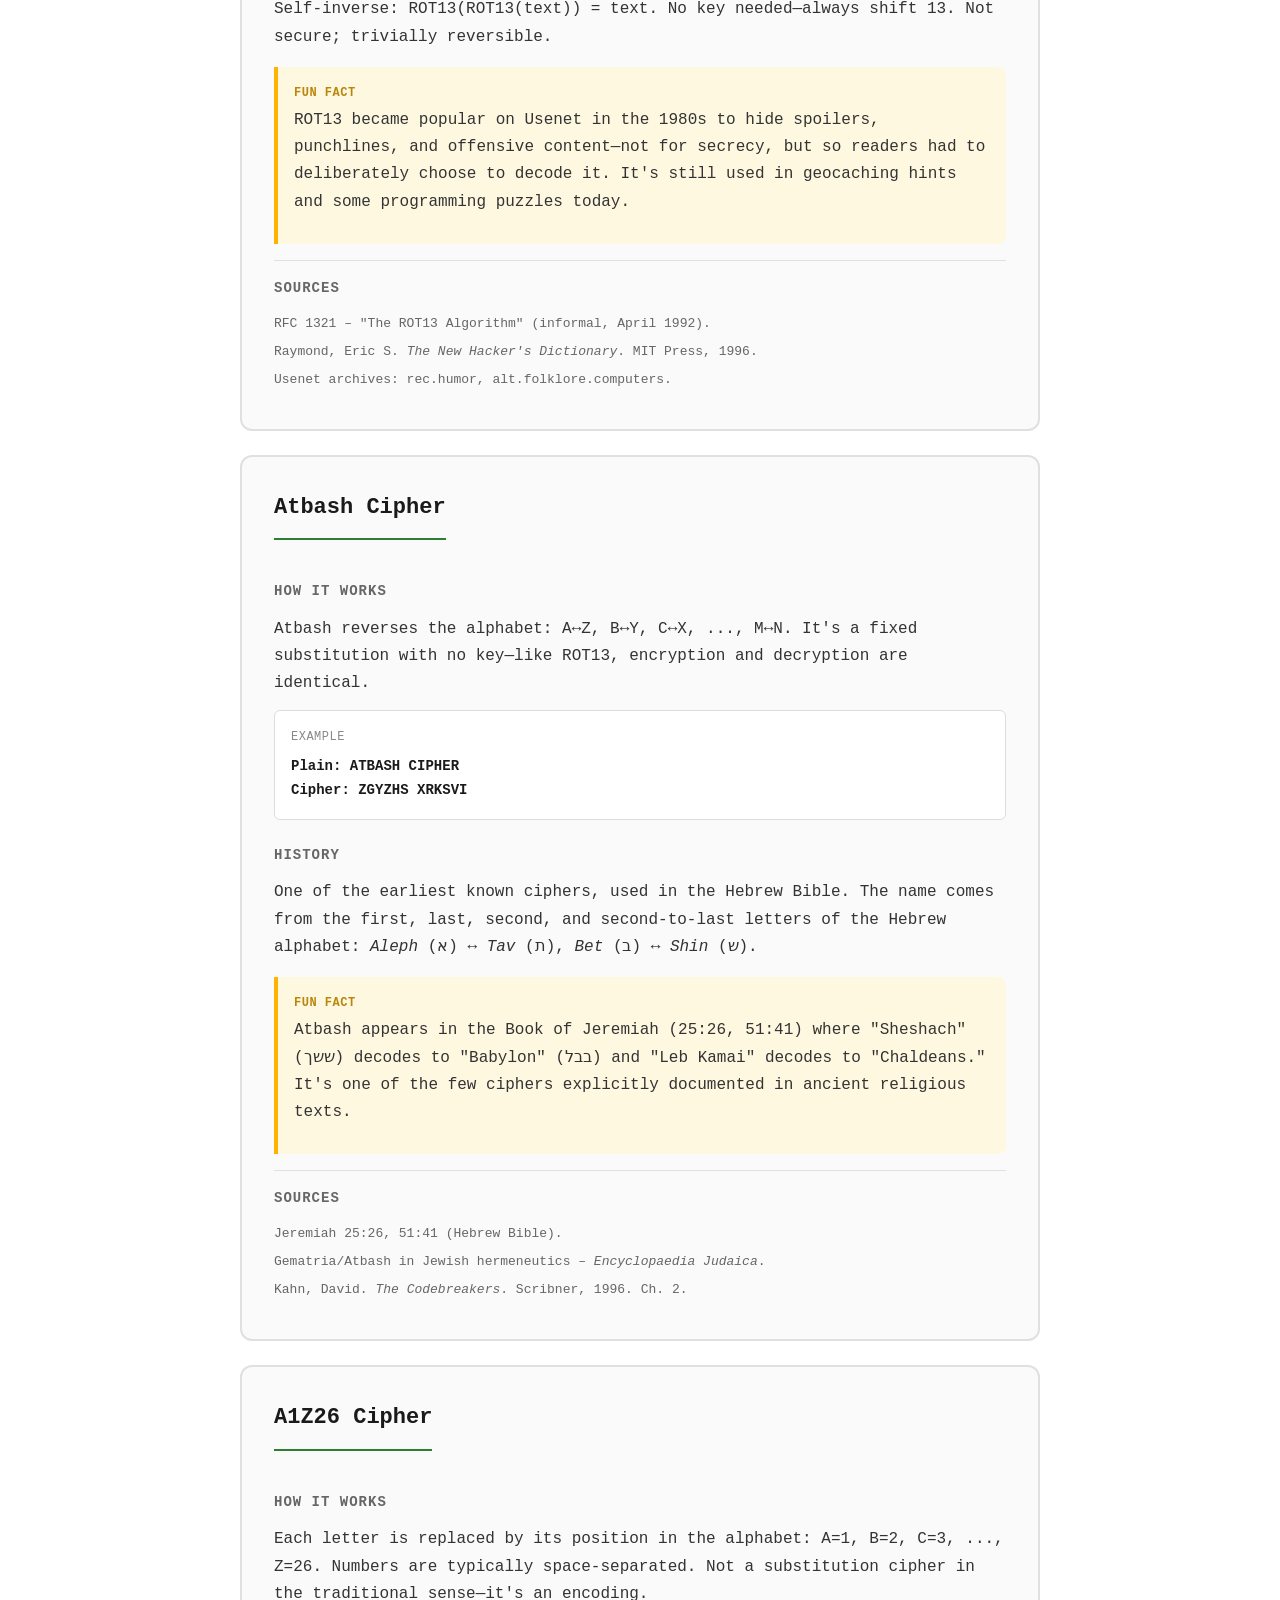
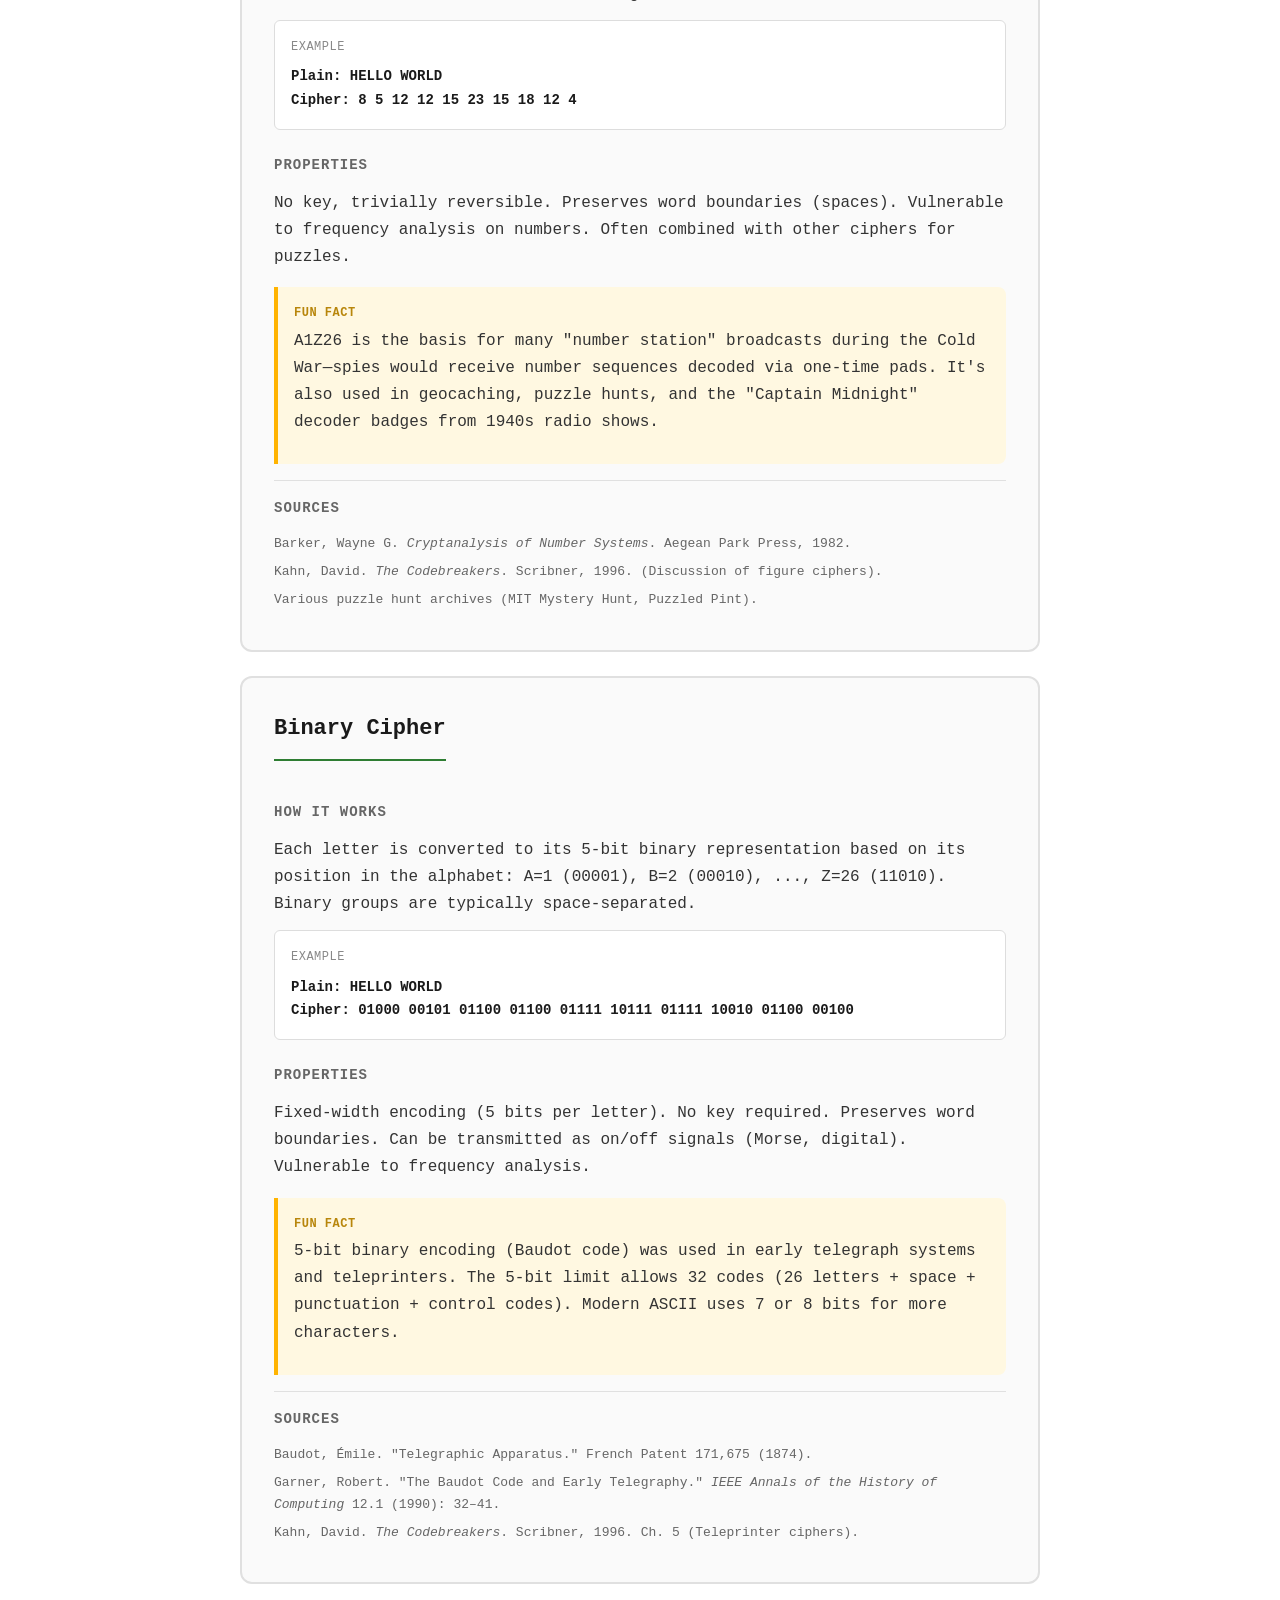
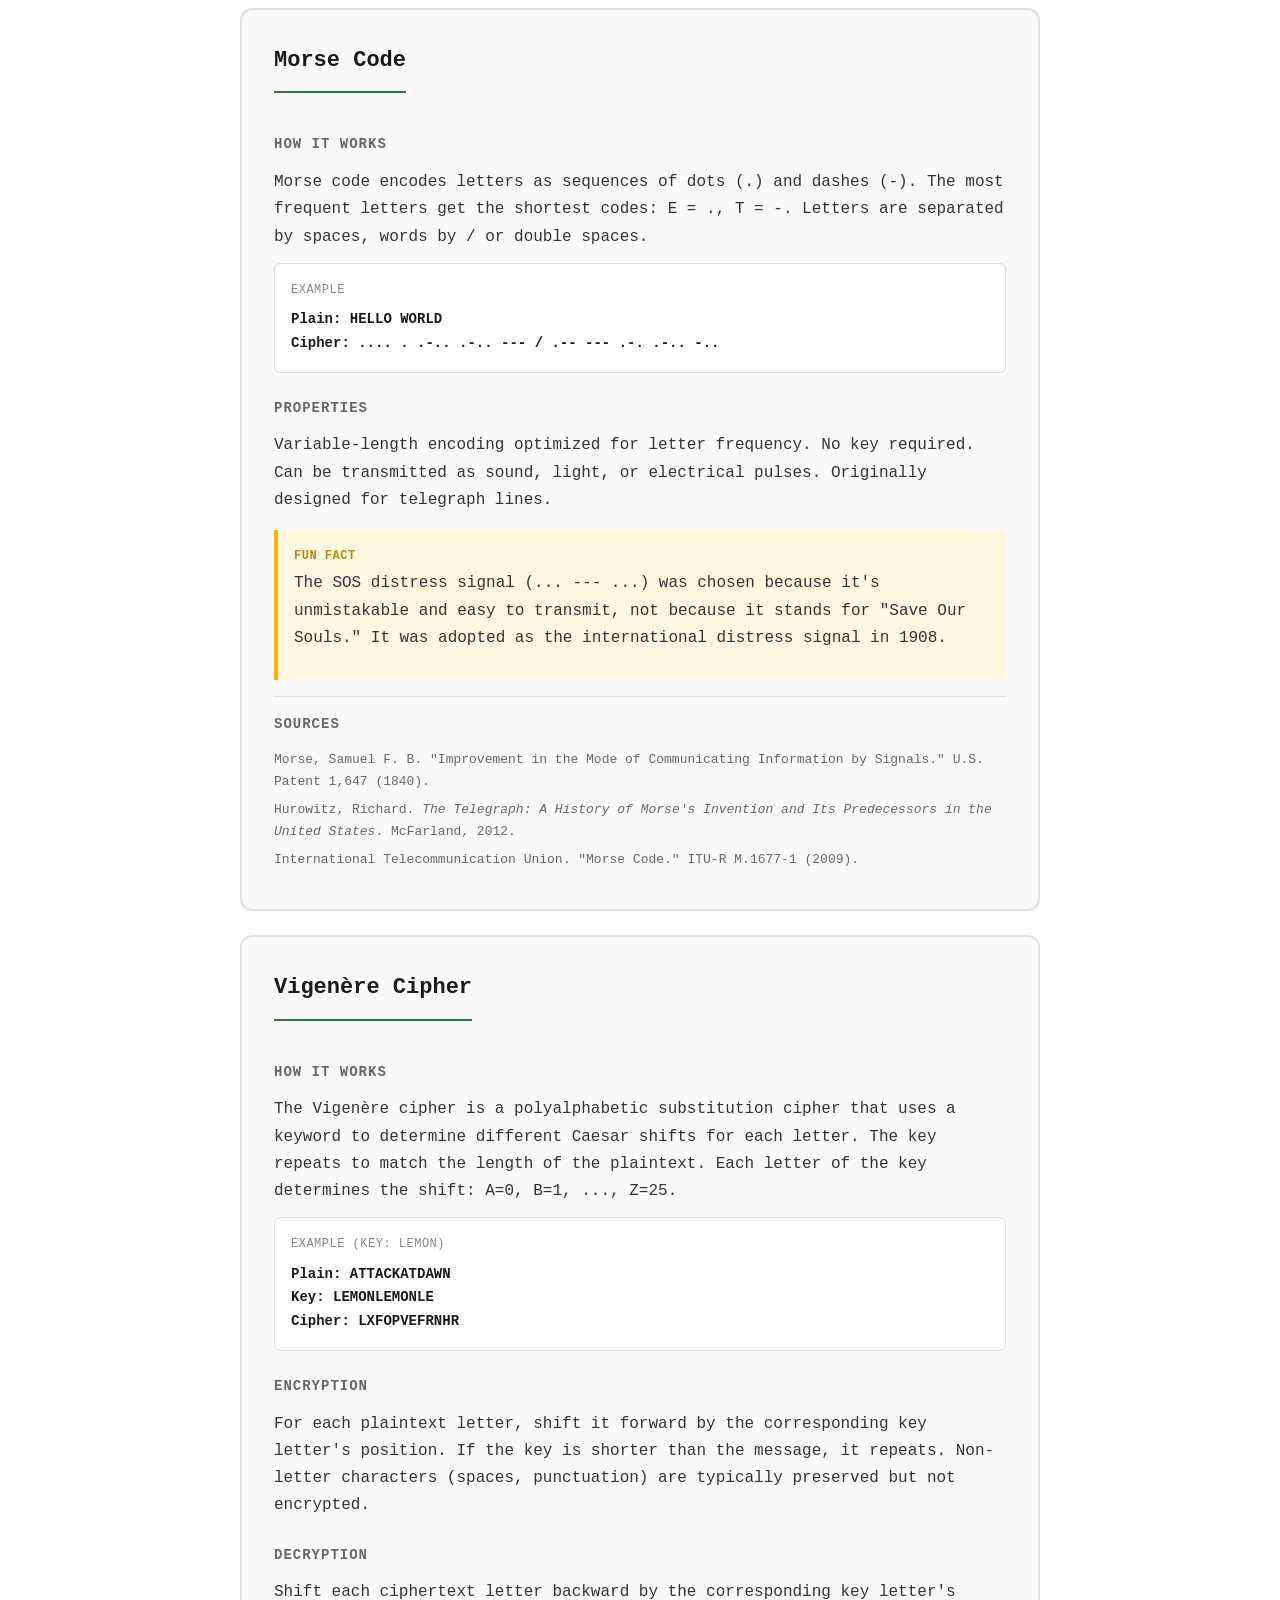
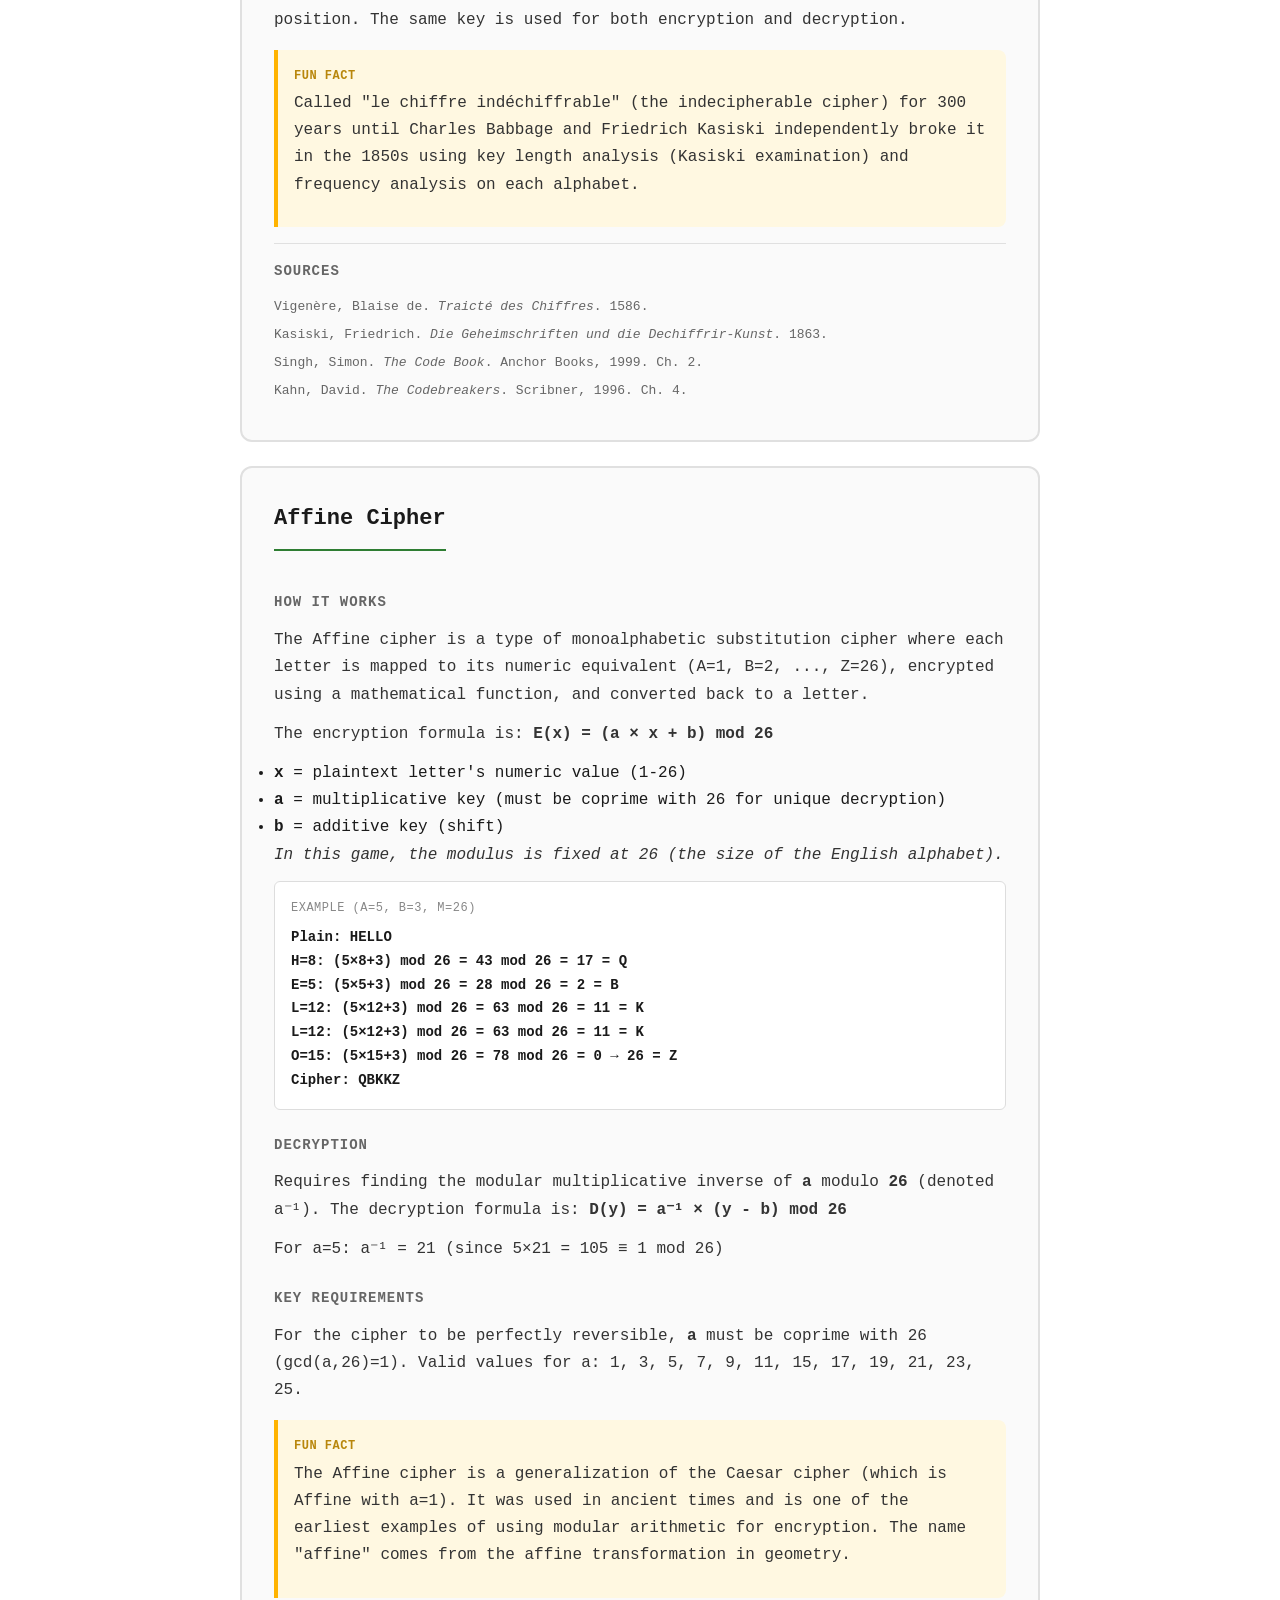
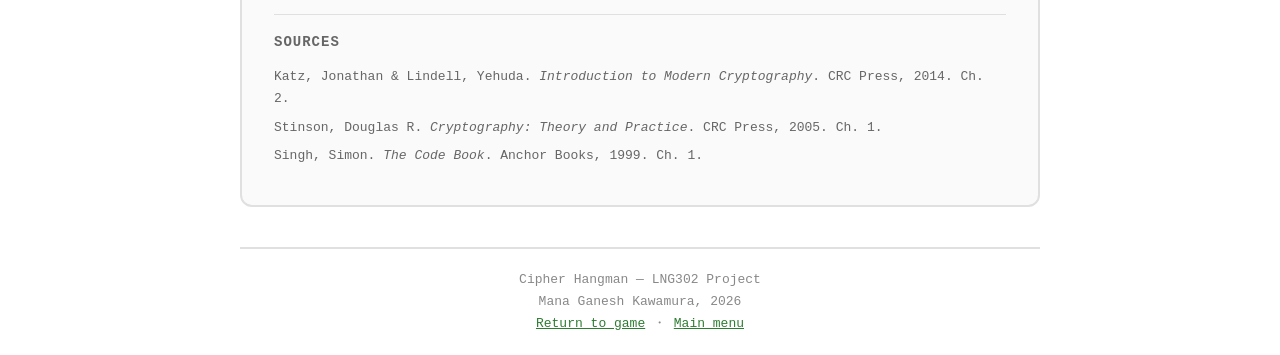
<file: cipher-info.html>
<!DOCTYPE html>
<html lang="en">
<head>
    <meta charset="UTF-8">
    <meta name="viewport" content="width=device-width, initial-scale=1.0">
    <title>Cipher Reference - Cipher Hangman</title>
    <link rel="stylesheet" href="src/shared.css">

    <style>
        * {
            box-sizing: border-box;
            margin: 0;
            padding: 0;
        }

        body {
            font-family: 'Courier New', Courier, monospace;
            background: #ffffff;
            color: #1a1a1a;
            min-height: 100vh;
            padding: 20px;
            line-height: 1.7;
        }

        .container {
            max-width: 800px;
            margin: 0 auto;
        }

        header {
            text-align: center;
            margin-bottom: 40px;
            padding-bottom: 20px;
            border-bottom: 2px solid #e0e0e0;
        }

        h1 {
            font-size: 28px;
            font-weight: 700;
            letter-spacing: 2px;
            margin-bottom: 8px;
        }

        .subtitle {
            color: #666;
            font-size: 16px;
        }

        .back-link {
            display: inline-flex;
            align-items: center;
            gap: 8px;
            color: #333;
            text-decoration: none;
            font-size: 14px;
            font-weight: 600;
            margin-bottom: 24px;
            padding: 10px 16px;
            border: 2px solid #e0e0e0;
            border-radius: 8px;
            transition: all 0.15s;
        }

        .back-link:hover {
            background: #1a1a1a;
            border-color: #1a1a1a;
            color: #fff;
        }

        .cipher-card {
            background: #fafafa;
            border: 2px solid #e0e0e0;
            border-radius: 12px;
            padding: 32px;
            margin-bottom: 24px;
        }

        .cipher-card h2 {
            font-size: 22px;
            font-weight: 700;
            margin-bottom: 16px;
            color: #1a1a1a;
            border-bottom: 2px solid #2e7d32;
            padding-bottom: 12px;
            display: inline-block;
        }

        .cipher-card h3 {
            font-size: 14px;
            font-weight: 600;
            color: #666;
            text-transform: uppercase;
            letter-spacing: 1px;
            margin: 24px 0 12px;
        }

        .cipher-card p {
            color: #333;
            margin-bottom: 12px;
        }

        .cipher-card .example {
            background: #fff;
            border: 1px solid #ddd;
            border-radius: 6px;
            padding: 16px;
            margin: 12px 0;
            font-family: 'Courier New', Courier, monospace;
            font-size: 14px;
            overflow-x: auto;
        }

        .cipher-card .example .label {
            color: #888;
            font-size: 12px;
            text-transform: uppercase;
            letter-spacing: 0.5px;
            margin-bottom: 8px;
        }

        .cipher-card .example .text {
            color: #1a1a1a;
            font-weight: 600;
        }

        .cipher-card .sources {
            margin-top: 16px;
            padding-top: 16px;
            border-top: 1px solid #e0e0e0;
        }

        .cipher-card .sources h3 {
            margin-top: 0;
        }

        .cipher-card .sources ul {
            list-style: none;
            padding: 0;
        }

        .cipher-card .sources li {
            font-size: 13px;
            color: #666;
            margin-bottom: 6px;
        }

        .cipher-card .sources a {
            color: #2e7d32;
            text-decoration: none;
        }

        .cipher-card .sources a:hover {
            text-decoration: underline;
        }

        .fun-fact {
            background: #fff8e1;
            border-left: 4px solid #ffb300;
            padding: 16px;
            margin: 16px 0;
            border-radius: 0 8px 8px 0;
        }

        .fun-fact .label {
            font-weight: 700;
            color: #b8860b;
            margin-bottom: 4px;
            text-transform: uppercase;
            font-size: 12px;
            letter-spacing: 0.5px;
        }

        @media (max-width: 600px) {
            .container {
                padding: 0 10px;
            }
            .cipher-card {
                padding: 20px;
            }
        }
    </style>
</head>
<body>
    <div class="container">
        <header>
            <h1>CIPHER REFERENCE</h1>
            <p class="subtitle">How each cipher works, with history and fun facts</p>
        </header>

        <a href="#" class="back-link" onclick="history.back(); return false;">← Back</a>

        <!-- Caesar Cipher -->
        <article class="cipher-card" id="caesar">
            <h2>Caesar Cipher</h2>
            
            <h3>How It Works</h3>
            <p>The Caesar cipher is a substitution cipher where each letter is shifted a fixed number of positions down the alphabet. With a shift of <code>+3</code>, A becomes D, B becomes E, ..., Z wraps around to C.</p>
            
            <div class="example">
                <div class="label">Example (shift +3)</div>
                <div class="text">Plain:  THE QUICK BROWN FOX<br>Cipher: WKH TXLFN EURZQ IRA</div>
            </div>

            <h3>Decryption</h3>
            <p>Shift backwards by the same amount. If you know the shift, decryption is trivial. If not, try all 25 possibilities (brute force) or use frequency analysis.</p>

            <div class="fun-fact">
                <div class="label">Fun Fact</div>
                <p>Julius Caesar used this cipher with a shift of +3 for military communications. It wasn't "secure" by modern standards—most of his enemies were illiterate—but it prevented casual snooping.</p>
            </div>

            <div class="sources">
                <h3>Sources</h3>
                <ul>
                    <li>Suetonius, <em>Life of Julius Caesar</em> 56 – "He wrote to Cicero... substituting the order of the letters of the alphabet."</li>
                    <li>Singh, Simon. <em>The Code Book</em>. Anchor Books, 1999. Ch. 1.</li>
                    <li>Kahn, David. <em>The Codebreakers</em>. Scribner, 1996.</li>
                </ul>
            </div>
        </article>

        <!-- ROT13 -->
        <article class="cipher-card" id="rot13">
            <h2>ROT13</h2>
            
            <h3>How It Works</h3>
            <p>ROT13 ("rotate by 13") is a special case of the Caesar cipher with a fixed shift of 13. Since the alphabet has 26 letters, applying ROT13 twice returns the original text—encryption and decryption are identical operations.</p>
            
            <div class="example">
                <div class="label">Example</div>
                <div class="text">Plain:  WHY DID THE CHICKEN CROSS THE ROAD<br>Cipher: JUL QVG GUR PVPXRAP PEBFF GUR EBNQ</div>
            </div>

            <h3>Properties</h3>
            <p>Self-inverse: ROT13(ROT13(text)) = text. No key needed—always shift 13. Not secure; trivially reversible.</p>

            <div class="fun-fact">
                <div class="label">Fun Fact</div>
                <p>ROT13 became popular on Usenet in the 1980s to hide spoilers, punchlines, and offensive content—not for secrecy, but so readers had to deliberately choose to decode it. It's still used in geocaching hints and some programming puzzles today.</p>
            </div>

            <div class="sources">
                <h3>Sources</h3>
                <ul>
                    <li>RFC 1321 – "The ROT13 Algorithm" (informal, April 1992).</li>
                    <li>Raymond, Eric S. <em>The New Hacker's Dictionary</em>. MIT Press, 1996.</li>
                    <li>Usenet archives: rec.humor, alt.folklore.computers.</li>
                </ul>
            </div>
        </article>

        <!-- Atbash -->
        <article class="cipher-card" id="atbash">
            <h2>Atbash Cipher</h2>
            
            <h3>How It Works</h3>
            <p>Atbash reverses the alphabet: A↔Z, B↔Y, C↔X, ..., M↔N. It's a fixed substitution with no key—like ROT13, encryption and decryption are identical.</p>
            
            <div class="example">
                <div class="label">Example</div>
                <div class="text">Plain:  ATBASH CIPHER<br>Cipher: ZGYZHS XRKSVI</div>
            </div>

            <h3>History</h3>
            <p>One of the earliest known ciphers, used in the Hebrew Bible. The name comes from the first, last, second, and second-to-last letters of the Hebrew alphabet: <em>Aleph</em> (א) ↔ <em>Tav</em> (ת), <em>Bet</em> (ב) ↔ <em>Shin</em> (ש).</p>

            <div class="fun-fact">
                <div class="label">Fun Fact</div>
                <p>Atbash appears in the Book of Jeremiah (25:26, 51:41) where "Sheshach" (ששך) decodes to "Babylon" (בבל) and "Leb Kamai" decodes to "Chaldeans." It's one of the few ciphers explicitly documented in ancient religious texts.</p>
            </div>

            <div class="sources">
                <h3>Sources</h3>
                <ul>
                    <li>Jeremiah 25:26, 51:41 (Hebrew Bible).</li>
                    <li>Gematria/Atbash in Jewish hermeneutics – <em>Encyclopaedia Judaica</em>.</li>
                    <li>Kahn, David. <em>The Codebreakers</em>. Scribner, 1996. Ch. 2.</li>
                </ul>
            </div>
        </article>

        <!-- A1Z26 -->
        <article class="cipher-card" id="a1z26">
            <h2>A1Z26 Cipher</h2>
            
            <h3>How It Works</h3>
            <p>Each letter is replaced by its position in the alphabet: A=1, B=2, C=3, ..., Z=26. Numbers are typically space-separated. Not a substitution cipher in the traditional sense—it's an encoding.</p>
            
            <div class="example">
                <div class="label">Example</div>
                <div class="text">Plain:  HELLO WORLD<br>Cipher: 8 5 12 12 15  23 15 18 12 4</div>
            </div>

            <h3>Properties</h3>
            <p>No key, trivially reversible. Preserves word boundaries (spaces). Vulnerable to frequency analysis on numbers. Often combined with other ciphers for puzzles.</p>

            <div class="fun-fact">
                <div class="label">Fun Fact</div>
                <p>A1Z26 is the basis for many "number station" broadcasts during the Cold War—spies would receive number sequences decoded via one-time pads. It's also used in geocaching, puzzle hunts, and the "Captain Midnight" decoder badges from 1940s radio shows.</p>
            </div>

            <div class="sources">
                <h3>Sources</h3>
                <ul>
                    <li>Barker, Wayne G. <em>Cryptanalysis of Number Systems</em>. Aegean Park Press, 1982.</li>
                    <li>Kahn, David. <em>The Codebreakers</em>. Scribner, 1996. (Discussion of figure ciphers).</li>
                    <li>Various puzzle hunt archives (MIT Mystery Hunt, Puzzled Pint).</li>
                </ul>
            </div>
        </article>

        <!-- Binary -->
        <article class="cipher-card" id="binary">
            <h2>Binary Cipher</h2>
            
            <h3>How It Works</h3>
            <p>Each letter is converted to its 5-bit binary representation based on its position in the alphabet: A=1 (00001), B=2 (00010), ..., Z=26 (11010). Binary groups are typically space-separated.</p>
            
            <div class="example">
                <div class="label">Example</div>
                <div class="text">Plain:  HELLO WORLD<br>Cipher: 01000 00101 01100 01100 01111  10111 01111 10010 01100 00100</div>
            </div>

            <h3>Properties</h3>
            <p>Fixed-width encoding (5 bits per letter). No key required. Preserves word boundaries. Can be transmitted as on/off signals (Morse, digital). Vulnerable to frequency analysis.</p>

            <div class="fun-fact">
                <div class="label">Fun Fact</div>
                <p>5-bit binary encoding (Baudot code) was used in early telegraph systems and teleprinters. The 5-bit limit allows 32 codes (26 letters + space + punctuation + control codes). Modern ASCII uses 7 or 8 bits for more characters.</p>
            </div>

            <div class="sources">
                <h3>Sources</h3>
                <ul>
                    <li>Baudot, Émile. "Telegraphic Apparatus." French Patent 171,675 (1874).</li>
                    <li>Garner, Robert. "The Baudot Code and Early Telegraphy." <em>IEEE Annals of the History of Computing</em> 12.1 (1990): 32–41.</li>
                    <li>Kahn, David. <em>The Codebreakers</em>. Scribner, 1996. Ch. 5 (Teleprinter ciphers).</li>
                </ul>
            </div>
        </article>

        <!-- Morse Code -->
        <article class="cipher-card" id="morse">
            <h2>Morse Code</h2>
            
            <h3>How It Works</h3>
            <p>Morse code encodes letters as sequences of dots (.) and dashes (-). The most frequent letters get the shortest codes: E = ., T = -. Letters are separated by spaces, words by / or double spaces.</p>
            
            <div class="example">
                <div class="label">Example</div>
                <div class="text">Plain:  HELLO WORLD<br>Cipher: .... . .-.. .-.. ---  /  .-- --- .-. .-.. -..</div>
            </div>

            <h3>Properties</h3>
            <p>Variable-length encoding optimized for letter frequency. No key required. Can be transmitted as sound, light, or electrical pulses. Originally designed for telegraph lines.</p>

            <div class="fun-fact">
                <div class="label">Fun Fact</div>
                <p>The SOS distress signal (... --- ...) was chosen because it's unmistakable and easy to transmit, not because it stands for "Save Our Souls." It was adopted as the international distress signal in 1908.</p>
            </div>

            <div class="sources">
                <h3>Sources</h3>
                <ul>
                    <li>Morse, Samuel F. B. "Improvement in the Mode of Communicating Information by Signals." U.S. Patent 1,647 (1840).</li>
                    <li>Hurowitz, Richard. <em>The Telegraph: A History of Morse's Invention and Its Predecessors in the United States</em>. McFarland, 2012.</li>
                    <li>International Telecommunication Union. "Morse Code." ITU-R M.1677-1 (2009).</li>
                </ul>
            </div>
        </article>

        <!-- Vigenère Cipher -->
        <article class="cipher-card" id="vigenere">
            <h2>Vigenère Cipher</h2>
            
            <h3>How It Works</h3>
            <p>The Vigenère cipher is a polyalphabetic substitution cipher that uses a keyword to determine different Caesar shifts for each letter. The key repeats to match the length of the plaintext. Each letter of the key determines the shift: A=0, B=1, ..., Z=25.</p>
            
            <div class="example">
                <div class="label">Example (key: LEMON)</div>
                <div class="text">Plain:  ATTACKATDAWN<br>Key:    LEMONLEMONLE<br>Cipher: LXFOPVEFRNHR</div>
            </div>

            <h3>Encryption</h3>
            <p>For each plaintext letter, shift it forward by the corresponding key letter's position. If the key is shorter than the message, it repeats. Non-letter characters (spaces, punctuation) are typically preserved but not encrypted.</p>

            <h3>Decryption</h3>
            <p>Shift each ciphertext letter backward by the corresponding key letter's position. The same key is used for both encryption and decryption.</p>

            <div class="fun-fact">
                <div class="label">Fun Fact</div>
                <p>Called "le chiffre indéchiffrable" (the indecipherable cipher) for 300 years until Charles Babbage and Friedrich Kasiski independently broke it in the 1850s using key length analysis (Kasiski examination) and frequency analysis on each alphabet.</p>
            </div>

            <div class="sources">
                <h3>Sources</h3>
                <ul>
                    <li>Vigenère, Blaise de. <em>Traicté des Chiffres</em>. 1586.</li>
                    <li>Kasiski, Friedrich. <em>Die Geheimschriften und die Dechiffrir-Kunst</em>. 1863.</li>
                    <li>Singh, Simon. <em>The Code Book</em>. Anchor Books, 1999. Ch. 2.</li>
                    <li>Kahn, David. <em>The Codebreakers</em>. Scribner, 1996. Ch. 4.</li>
                </ul>
            </div>
        </article>

        <!-- Affine Cipher -->
        <article class="cipher-card" id="affine">
            <h2>Affine Cipher</h2>
            
            <h3>How It Works</h3>
            <p>The Affine cipher is a type of monoalphabetic substitution cipher where each letter is mapped to its numeric equivalent (A=1, B=2, ..., Z=26), encrypted using a mathematical function, and converted back to a letter.</p>
            <p>The encryption formula is: <strong>E(x) = (a × x + b) mod 26</strong></p>
            <ul>
                <li><strong>x</strong> = plaintext letter's numeric value (1-26)</li>
                <li><strong>a</strong> = multiplicative key (must be coprime with 26 for unique decryption)</li>
                <li><strong>b</strong> = additive key (shift)</li>
            </ul>
            <p><em>In this game, the modulus is fixed at 26 (the size of the English alphabet).</em></p>
            
            <div class="example">
                <div class="label">Example (a=5, b=3, m=26)</div>
                <div class="text">Plain:  HELLO<br>H=8:  (5×8+3) mod 26 = 43 mod 26 = 17 = Q<br>E=5:  (5×5+3) mod 26 = 28 mod 26 = 2 = B<br>L=12: (5×12+3) mod 26 = 63 mod 26 = 11 = K<br>L=12: (5×12+3) mod 26 = 63 mod 26 = 11 = K<br>O=15: (5×15+3) mod 26 = 78 mod 26 = 0 → 26 = Z<br>Cipher: QBKKZ</div>
            </div>

            <h3>Decryption</h3>
            <p>Requires finding the modular multiplicative inverse of <strong>a</strong> modulo <strong>26</strong> (denoted a⁻¹). The decryption formula is: <strong>D(y) = a⁻¹ × (y - b) mod 26</strong></p>
            <p>For a=5: a⁻¹ = 21 (since 5×21 = 105 ≡ 1 mod 26)</p>

            <h3>Key Requirements</h3>
            <p>For the cipher to be perfectly reversible, <strong>a</strong> must be coprime with 26 (gcd(a,26)=1). Valid values for a: 1, 3, 5, 7, 9, 11, 15, 17, 19, 21, 23, 25.</p>

            <div class="fun-fact">
                <div class="label">Fun Fact</div>
                <p>The Affine cipher is a generalization of the Caesar cipher (which is Affine with a=1). It was used in ancient times and is one of the earliest examples of using modular arithmetic for encryption. The name "affine" comes from the affine transformation in geometry.</p>
            </div>

            <div class="sources">
                <h3>Sources</h3>
                <ul>
                    <li>Katz, Jonathan & Lindell, Yehuda. <em>Introduction to Modern Cryptography</em>. CRC Press, 2014. Ch. 2.</li>
                    <li>Stinson, Douglas R. <em>Cryptography: Theory and Practice</em>. CRC Press, 2005. Ch. 1.</li>
                    <li>Singh, Simon. <em>The Code Book</em>. Anchor Books, 1999. Ch. 1.</li>
                </ul>
            </div>
        </article>

        <footer style="text-align: center; margin-top: 40px; padding-top: 20px; border-top: 2px solid #e0e0e0; color: #888; font-size: 13px;">
            <p>Cipher Hangman — LNG302 Project</p>
            <p>Mana Ganesh Kawamura, 2026</p>
            <p><a href="cipher-hangman.html" style="color: #2e7d32;">Return to game</a> ・ <a href="index.html" style="color: #2e7d32;">Main menu</a></p>
        </footer>
    </div>
</body>
</html>
</file>
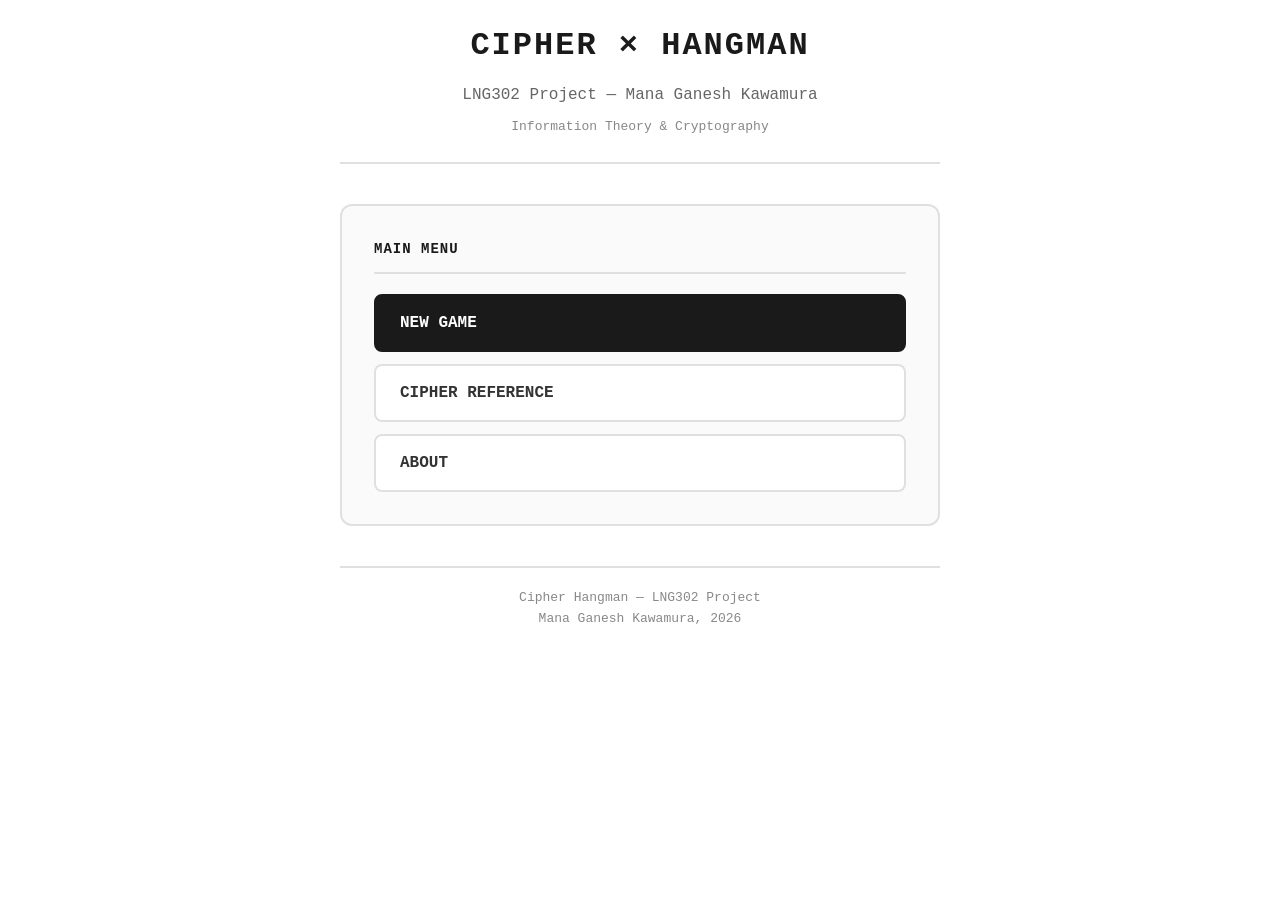
<file: menu.html>
<!DOCTYPE html>
<html lang="en">
<head>
    <meta charset="UTF-8">
    <meta name="viewport" content="width=device-width, initial-scale=1.0">
    <title>Cipher × Hangman — Menu</title>
    <link rel="stylesheet" href="shared.css">
    <style>
        * {
            box-sizing: border-box;
            margin: 0;
            padding: 0;
        }

        body {
            font-family: 'Courier New', Courier, monospace;
            background: #ffffff;
            color: #1a1a1a;
            min-height: 100vh;
            padding: 20px;
            line-height: 1.6;
        }

        .container {
            max-width: 600px;
            margin: 0 auto;
        }

        header {
            text-align: center;
            margin-bottom: 40px;
            padding-bottom: 24px;
            border-bottom: 2px solid #e0e0e0;
        }

        h1 {
            font-size: 32px;
            font-weight: 700;
            letter-spacing: 2px;
            margin-bottom: 12px;
            color: #1a1a1a;
        }

        .subtitle {
            color: #666;
            font-size: 16px;
            font-weight: 400;
            margin-bottom: 8px;
        }

        .project-info {
            color: #888;
            font-size: 13px;
            margin-top: 4px;
        }

        .panel {
            background: #fafafa;
            border: 2px solid #e0e0e0;
            border-radius: 12px;
            padding: 32px;
            margin-bottom: 24px;
        }

        .panel h2 {
            color: #1a1a1a;
            margin-bottom: 20px;
            border-bottom: 2px solid #e0e0e0;
            padding-bottom: 12px;
            font-size: 14px;
            text-transform: uppercase;
            letter-spacing: 1px;
        }

        .menu-btn {
            display: block;
            width: 100%;
            padding: 18px 24px;
            background: #fff;
            border: 2px solid #e0e0e0;
            border-radius: 8px;
            color: #333;
            font-family: inherit;
            font-size: 16px;
            font-weight: 600;
            cursor: pointer;
            transition: all 0.15s;
            text-align: left;
            margin-bottom: 12px;
        }

        .menu-btn:last-of-type {
            margin-bottom: 0;
        }

        .menu-btn:hover {
            background: #1a1a1a;
            border-color: #1a1a1a;
            color: #fff;
        }

        .menu-btn.primary {
            background: #1a1a1a;
            border-color: #1a1a1a;
            color: #fff;
        }

        .menu-btn.primary:hover {
            background: #333;
            border-color: #333;
        }

        .menu-btn:disabled {
            opacity: 0.5;
            cursor: not-allowed;
            background: #f5f5f5;
            border-color: #ddd;
            color: #999;
        }

        .menu-btn:disabled:hover {
            background: #f5f5f5;
            border-color: #ddd;
            color: #999;
        }

        /* Modal */
        .modal-overlay {
            position: fixed;
            top: 0;
            left: 0;
            width: 100%;
            height: 100%;
            background: rgba(0, 0, 0, 0.5);
            display: none;
            justify-content: center;
            align-items: center;
            z-index: 1000;
            padding: 20px;
        }

        .modal-overlay.show {
            display: flex;
            animation: fadeIn 0.3s;
        }

        @keyframes fadeIn {
            0% { opacity: 0; }
            100% { opacity: 1; }
        }

        .modal {
            background: #fff;
            border: 2px solid #e0e0e0;
            border-radius: 12px;
            padding: 32px;
            max-width: 480px;
            width: 100%;
            box-shadow: 0 20px 40px rgba(0, 0, 0, 0.15);
            animation: slideUp 0.3s;
        }

        @keyframes slideUp {
            0% { transform: translateY(20px); opacity: 0; }
            100% { transform: translateY(0); opacity: 1; }
        }

        .modal h2 {
            margin-bottom: 20px;
            font-size: 20px;
            text-transform: uppercase;
            letter-spacing: 1px;
        }

        .modal p {
            color: #666;
            margin-bottom: 20px;
            font-size: 14px;
        }

        .cipher-toggle-group {
            display: flex;
            flex-direction: column;
            gap: 12px;
            margin-bottom: 24px;
        }

        .cipher-category {
            padding: 16px;
            background: #fafafa;
            border: 1px solid #eee;
            border-radius: 8px;
        }

        .cipher-category h3 {
            font-size: 12px;
            font-weight: 600;
            color: #666;
            text-transform: uppercase;
            letter-spacing: 0.5px;
            margin-bottom: 12px;
        }

        .cipher-option {
            display: flex;
            align-items: center;
            justify-content: space-between;
            padding: 8px 0;
            border-bottom: 1px solid #eee;
        }

        .cipher-option:last-child {
            border-bottom: none;
        }

        .cipher-option label {
            display: flex;
            align-items: center;
            gap: 10px;
            cursor: pointer;
            font-size: 14px;
            color: #333;
        }

        .cipher-option input[type="checkbox"] {
            width: 20px;
            height: 20px;
            accent-color: #2e7d32;
            cursor: pointer;
        }

        .cipher-option .cipher-desc {
            font-size: 12px;
            color: #888;
            font-style: italic;
        }

        .toggle-all {
            display: flex;
            align-items: center;
            justify-content: space-between;
            padding: 12px;
            background: #f5f5f5;
            border-radius: 8px;
            margin-bottom: 16px;
        }

        .toggle-all label {
            font-weight: 600;
            color: #1a1a1a;
            cursor: pointer;
        }

        .modal-controls {
            display: flex;
            gap: 12px;
            justify-content: flex-end;
        }

        .modal-controls .btn {
            min-width: 120px;
            padding: 12px 24px;
        }

        .btn {
            padding: 12px 24px;
            background: #fff;
            border: 2px solid #ddd;
            border-radius: 6px;
            color: #333;
            font-family: inherit;
            font-size: 14px;
            font-weight: 600;
            cursor: pointer;
            transition: all 0.15s;
        }

        .btn:hover {
            background: #1a1a1a;
            border-color: #1a1a1a;
            color: #fff;
        }

        .btn.primary {
            background: #1a1a1a;
            border-color: #1a1a1a;
            color: #fff;
        }

        .btn.primary:hover {
            background: #333;
            border-color: #333;
        }

        @media (max-width: 600px) {
            .container {
                padding: 0 10px;
            }
            .panel {
                padding: 20px;
            }
            .modal {
                padding: 20px;
            }
        }
    </style>
</head>
<body>
    <div class="container">
        <header>
            <h1>CIPHER × HANGMAN</h1>
            <p class="subtitle">LNG302 Project — Mana Ganesh Kawamura</p>
            <p class="project-info">Information Theory & Cryptography</p>
        </header>

        <div class="panel">
            <h2>Main Menu</h2>
            
            <button class="menu-btn primary" id="newGameBtn">NEW GAME</button>
            <button class="menu-btn" id="cipherInfoBtn">CIPHER REFERENCE</button>
            <button class="menu-btn" id="aboutBtn">ABOUT</button>
        </div>

        <footer style="text-align: center; margin-top: 40px; padding-top: 20px; border-top: 2px solid #e0e0e0; color: #888; font-size: 13px;">
            <p>Cipher Hangman — LNG302 Project</p>
            <p>Mana Ganesh Kawamura, 2026</p>
        </footer>
    </div>

    <!-- New Game Modal -->
    <div class="modal-overlay" id="newGameModalOverlay">
        <div class="modal">
            <h2>New Game Options</h2>
            <p>Select which cipher types to include in the rotation:</p>
            
            <div class="toggle-all">
                <label>
                    <input type="checkbox" id="toggleAllCiphers" checked>
                    Select / Deselect All
                </label>
            </div>

            <div class="cipher-toggle-group">
                <div class="cipher-category">
                    <h3>Alphabet Substitution Ciphers</h3>
                    
                    <div class="cipher-option">
                        <label>
                            <input type="checkbox" class="cipher-checkbox" value="caesar" checked>
                            <span>Caesar <span class="cipher-desc">(shift ±1–26)</span></span>
                        </label>
                    </div>
                    <div class="cipher-option">
                        <label>
                            <input type="checkbox" class="cipher-checkbox" value="rot13" checked>
                            <span>ROT13 <span class="cipher-desc">(fixed shift 13)</span></span>
                        </label>
                    </div>
                    <div class="cipher-option">
                        <label>
                            <input type="checkbox" class="cipher-checkbox" value="atbash" checked>
                            <span>Atbash <span class="cipher-desc">(reverse alphabet)</span></span>
                        </label>
                    </div>
                </div>

                <div class="cipher-category">
                    <h3>Number Encoding Ciphers</h3>
                    
                    <div class="cipher-option">
                        <label>
                            <input type="checkbox" class="cipher-checkbox" value="a1z26" checked>
                            <span>A1Z26 <span class="cipher-desc">(letters → numbers 1–26)</span></span>
                        </label>
                    </div>
                    <div class="cipher-option">
                        <label>
                            <input type="checkbox" class="cipher-checkbox" value="binary" checked>
                            <span>Binary <span class="cipher-desc">(letters → 5-bit binary)</span></span>
                        </label>
                    </div>
                </div>

                <div class="cipher-category">
                    <h3>Signal Ciphers</h3>
                    
                    <div class="cipher-option">
                        <label>
                            <input type="checkbox" class="cipher-checkbox" value="morse" checked>
                            <span>Morse Code <span class="cipher-desc">(dots and dashes)</span></span>
                        </label>
                    </div>
                </div>
            </div>

            <div class="modal-controls">
                <button class="btn" id="newGameCancelBtn">CANCEL</button>
                <button class="btn primary" id="newGameStartBtn">START GAME</button>
                <button class="btn" id="resetPrefsBtn" style="margin-left: auto;">RESET TO DEFAULTS</button>
            </div>
        </div>

    <script>
        // Cipher selection state (persisted in localStorage)
        let enabledCiphers = {
            caesar: true,
            rot13: true,
            atbash: true,
            a1z26: true,
            binary: true,
            morse: true
        };

        // Load saved preferences
        function loadCipherPrefs() {
            const saved = localStorage.getItem('cipherHangmanPrefs');
            if (saved) {
                try {
                    enabledCiphers = { ...enabledCiphers, ...JSON.parse(saved) };
                } catch (e) {
                    console.warn('Failed to parse saved preferences');
                }
            }
            updateCheckboxes();
        }

        function saveCipherPrefs() {
            localStorage.setItem('cipherHangmanPrefs', JSON.stringify(enabledCiphers));
        }

        function updateCheckboxes() {
            document.querySelectorAll('.cipher-checkbox').forEach(cb => {
                cb.checked = enabledCiphers[cb.value];
            });
            updateToggleAll();
        }

        function updateToggleAll() {
            const allChecked = Object.values(enabledCiphers).every(v => v);
            const anyChecked = Object.values(enabledCiphers).some(v => v);
            const toggleAll = document.getElementById('toggleAllCiphers');
            toggleAll.checked = allChecked;
            toggleAll.indeterminate = !allChecked && anyChecked;
        }

        // DOM elements
        const newGameBtn = document.getElementById('newGameBtn');
        const cipherInfoBtn = document.getElementById('cipherInfoBtn');
        const aboutBtn = document.getElementById('aboutBtn');
        const newGameModalOverlay = document.getElementById('newGameModalOverlay');
        const toggleAllCiphers = document.getElementById('toggleAllCiphers');
        const newGameCancelBtn = document.getElementById('newGameCancelBtn');
        const newGameStartBtn = document.getElementById('newGameStartBtn');

        // Open New Game modal
        newGameBtn.addEventListener('click', () => {
            newGameModalOverlay.className = 'modal-overlay show';
        });

        // Close modal handlers
        function closeNewGameModal() {
            newGameModalOverlay.className = 'modal-overlay';
        }

        newGameCancelBtn.addEventListener('click', closeNewGameModal);
        newGameModalOverlay.addEventListener('click', (e) => {
            if (e.target === newGameModalOverlay) closeNewGameModal();
        });

        // Toggle all checkboxes
        toggleAllCiphers.addEventListener('change', (e) => {
            const checked = e.target.checked;
            Object.keys(enabledCiphers).forEach(key => {
                enabledCiphers[key] = checked;
            });
            updateCheckboxes();
        });

        // Individual cipher checkboxes
        document.querySelectorAll('.cipher-checkbox').forEach(cb => {
            cb.addEventListener('change', (e) => {
                enabledCiphers[e.target.value] = e.target.checked;
                // Ensure at least one is selected
                if (!Object.values(enabledCiphers).some(v => v)) {
                    e.target.checked = true;
                    enabledCiphers[e.target.value] = true;
                }
                updateToggleAll();
            });
        });

        // Start game with selected ciphers
        newGameStartBtn.addEventListener('click', () => {
            const selected = Object.entries(enabledCiphers).filter(([_, v]) => v).map(([k]) => k);
            if (selected.length === 0) return;
            
            saveCipherPrefs();
            closeNewGameModal();
            
            // Pass selected ciphers to game via sessionStorage
            sessionStorage.setItem('cipherHangmanSelectedCiphers', JSON.stringify(selected));
            window.location.href = 'cipher-hangman.html';
        });

        // Other menu buttons
        cipherInfoBtn.addEventListener('click', () => {
            window.location.href = 'cipher-info.html';
        });

        aboutBtn.addEventListener('click', () => {
            window.location.href = 'cipher-about.html';
        });

        // Reset preferences
        const resetPrefsBtn = document.getElementById('resetPrefsBtn');
        resetPrefsBtn.addEventListener('click', () => {
            enabledCiphers = {
                caesar: true,
                rot13: true,
                atbash: true,
                a1z26: true,
                binary: true,
                morse: true
            };
            saveCipherPrefs();
            updateCheckboxes();
        });

        // Initialize
        loadCipherPrefs();
    </script>
</body>
</html>
</file>
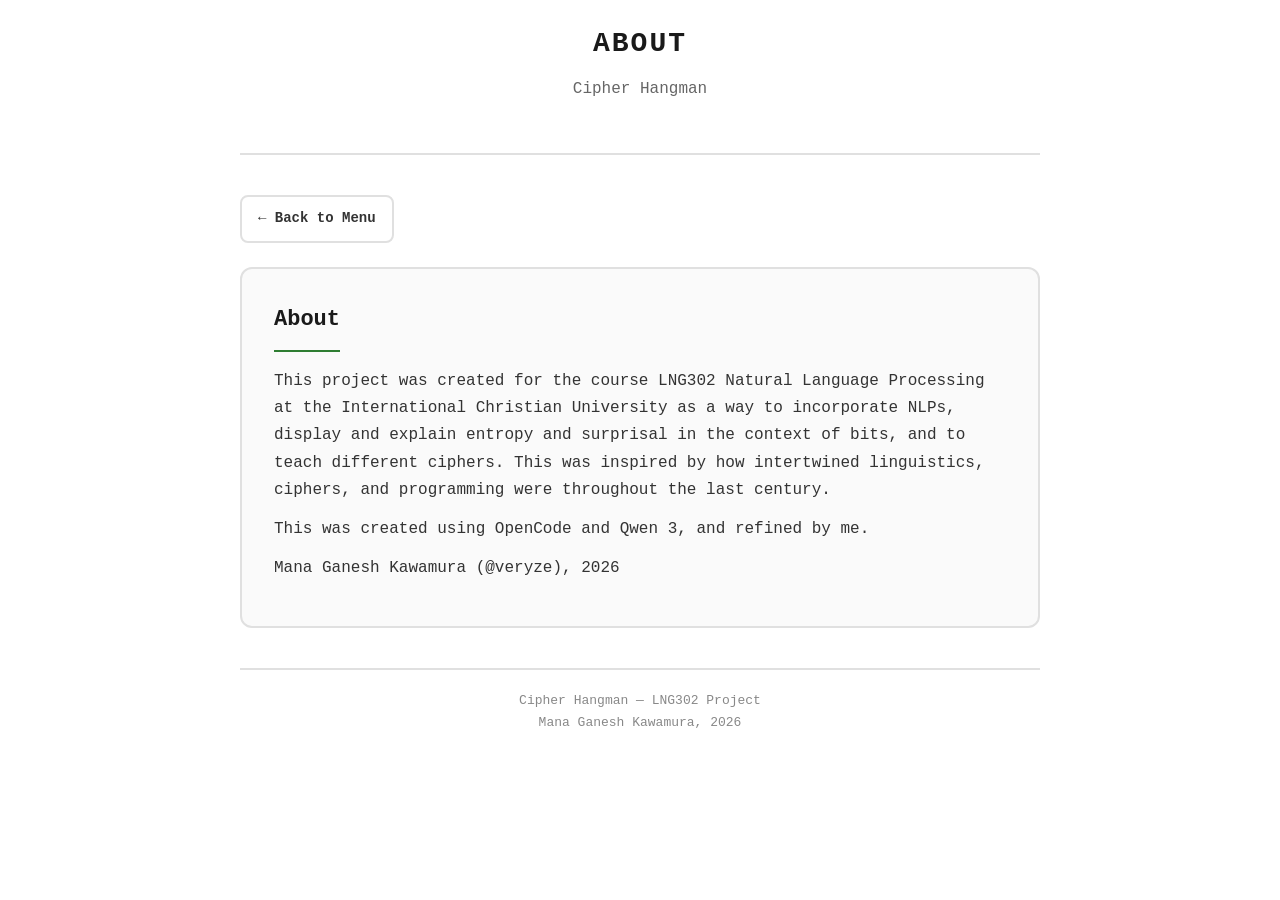
<file: public/cipher-about.html>
<!DOCTYPE html>
<html lang="en">
<head>
    <meta charset="UTF-8">
    <meta name="viewport" content="width=device-width, initial-scale=1.0">
    <title>About - Cipher Hangman</title>
    <link rel="stylesheet" href="../src/shared.css">
    <style>

        body {
            line-height: 1.7;
        }

        .container {
            max-width: 800px;
            margin: 0 auto;
        }

        header {
            text-align: center;
            margin-bottom: 40px;
            padding-bottom: 20px;
            border-bottom: 2px solid #e0e0e0;
        }

        h1 {
            font-size: 28px;
            font-weight: 700;
            letter-spacing: 2px;
            margin-bottom: 8px;
        }

        .subtitle {
            color: #666;
            font-size: 16px;
        }

        .back-link {
            display: inline-flex;
            align-items: center;
            gap: 8px;
            color: #333;
            text-decoration: none;
            font-size: 14px;
            font-weight: 600;
            margin-bottom: 24px;
            padding: 10px 16px;
            border: 2px solid #e0e0e0;
            border-radius: 8px;
            transition: all 0.15s;
        }

        .back-link:hover {
            background: #1a1a1a;
            border-color: #1a1a1a;
            color: #fff;
        }

        .cipher-card {
            background: #fafafa;
            border: 2px solid #e0e0e0;
            border-radius: 12px;
            padding: 32px;
            margin-bottom: 24px;
        }

        .cipher-card h2 {
            font-size: 22px;
            font-weight: 700;
            margin-bottom: 16px;
            color: #1a1a1a;
            border-bottom: 2px solid #2e7d32;
            padding-bottom: 12px;
            display: inline-block;
        }

        .cipher-card p {
            color: #333;
            margin-bottom: 12px;
        }
    </style>
</head>
<body>
    <div class="container">
        <header>
            <h1>ABOUT</h1>
            <p class="subtitle">Cipher Hangman</p>
        </header>

        <a href="index.html" class="back-link">← Back to Menu</a>

        <article class="cipher-card">
            <h2>About</h2>
            <p>This project was created for the course LNG302 Natural Language Processing at the International Christian University as a way to incorporate NLPs, display and explain entropy and surprisal in the context of bits, and to teach different ciphers. This was inspired by how intertwined linguistics, ciphers, and programming were throughout the last century. </p>
            <p>This was created using OpenCode and Qwen 3, and refined by me.</p>
            <p>Mana Ganesh Kawamura (@veryze), 2026</p>
        </article>
        <footer style="text-align: center; margin-top: 40px; padding-top: 20px; border-top: 2px solid #e0e0e0; color: #888; font-size: 13px;">
            <p>Cipher Hangman — LNG302 Project</p>
            <p>Mana Ganesh Kawamura, 2026</p>
        </footer>
    </div>
</body>
</html>
</file>
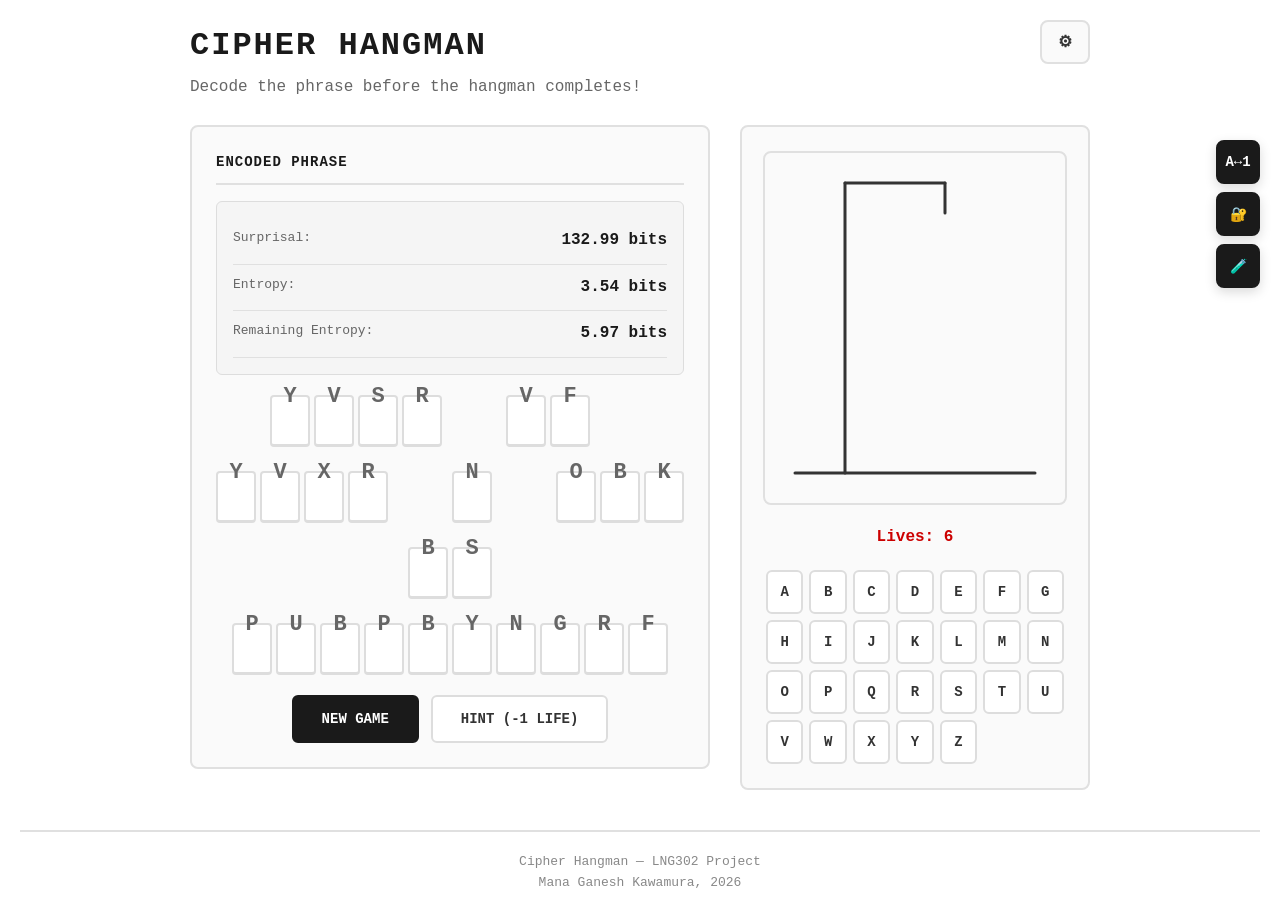
<file: public/cipher-hangman.html>
<!DOCTYPE html>
<html lang="en">
<head>
    <meta charset="UTF-8">
    <meta name="viewport" content="width=device-width, initial-scale=1.0">
    <title>Cipher Hangman</title>
    <link rel="stylesheet" href="../src/shared.css">
    <style>

        h1 {
            text-align: center;
            margin-bottom: 8px;
            color: #1a1a1a;
            font-weight: 700;
            letter-spacing: 2px;
        }

        .game-area {
            display: grid;
            grid-template-columns: 1fr 350px;
            gap: 30px;
            align-items: start;
        }

        /* Top Bar */
        .top-bar {
            display: flex;
            justify-content: space-between;
            align-items: flex-start;
            margin-bottom: 24px;
            gap: 20px;
        }

        .title-group {
            flex: 1;
        }

        .top-bar h1 {
            text-align: left;
            margin-bottom: 4px;
        }

        .top-bar .subtitle {
            text-align: left;
            margin-bottom: 0;
        }

        .settings-btn {
            display: flex;
            align-items: center;
            gap: 10px;
            padding: 10px 16px;
            background: #fafafa;
            border: 2px solid #e0e0e0;
            border-radius: 8px;
            color: #333;
            font-family: inherit;
            font-size: 13px;
            font-weight: 600;
            cursor: default;
            white-space: nowrap;
            transition: all 0.15s;
        }

        .settings-btn:hover {
            border-color: #ddd;
            background: #f5f5f5;
        }

        .settings-icon {
            font-size: 16px;
        }

        .settings-cipher {
            font-family: 'Courier New', Courier, monospace;
            color: #2e7d32;
        }

        /* Side Toolbar */
        .game-area {
            position: relative;
        }

        .side-toolbar {
            position: fixed;
            right: 20px;
            top: 140px;
            z-index: 100;
            display: flex;
            flex-direction: column;
            gap: 8px;
        }

        .toolbar-btn {
            width: 44px;
            height: 44px;
            background: #1a1a1a;
            border: 2px solid #1a1a1a;
            border-radius: 8px;
            color: #fff;
            font-family: inherit;
            font-size: 14px;
            font-weight: 600;
            cursor: pointer;
            display: flex;
            align-items: center;
            justify-content: center;
            transition: all 0.15s;
            box-shadow: 0 4px 12px rgba(0, 0, 0, 0.15);
        }

        .toolbar-btn:hover {
            background: #333;
            border-color: #333;
        }

        .toolbar-btn.active {
            background: #2e7d32;
            border-color: #2e7d32;
        }

        /* Side Panels */
        .side-panel {
            position: fixed;
            right: 70px;
            top: 140px;
            z-index: 99;
            opacity: 0;
            visibility: hidden;
            transform: translateX(10px);
            transition: all 0.2s;
        }

        .side-panel.open {
            opacity: 1;
            visibility: visible;
            transform: translateX(0);
        }

        .panel-content {
            background: #fff;
            border: 2px solid #e0e0e0;
            border-radius: 8px;
            padding: 16px;
            min-width: 200px;
            box-shadow: 0 8px 24px rgba(0, 0, 0, 0.1);
            white-space: nowrap;
        }

        .panel-content h3 {
            font-size: 12px;
            font-weight: 600;
            color: #666;
            margin-bottom: 12px;
            text-transform: uppercase;
            letter-spacing: 0.5px;
        }

        .alphabet-grid {
            display: grid;
            grid-template-columns: repeat(13, 1fr);
            gap: 4px;
        }

        .alphabet-item {
            display: flex;
            flex-direction: column;
            align-items: center;
            gap: 2px;
            padding: 6px 4px;
            background: #fafafa;
            border: 1px solid #eee;
            border-radius: 4px;
            font-family: 'Courier New', Courier, monospace;
        }

        .alphabet-item .letter {
            font-size: 14px;
            font-weight: 700;
            color: #1a1a1a;
        }

        .alphabet-item .position {
            font-size: 11px;
            color: #888;
            font-weight: 500;
        }

        .cipher-list {
            list-style: none;
            padding: 0;
            margin: 0;
            display: flex;
            flex-direction: column;
            gap: 6px;
        }

        .cipher-list li {
            padding: 0;
            background: #fafafa;
            border: 1px solid #eee;
            border-radius: 4px;
            font-size: 13px;
            color: #333;
            font-family: 'Courier New', Courier, monospace;
            transition: all 0.15s;
        }

        .cipher-list li a {
            display: block;
            padding: 8px 10px;
            color: inherit;
            text-decoration: none;
            border-radius: 4px;
        }

        .cipher-list li:hover {
            background: #f0f0f0;
            border-color: #ddd;
        }

        .cipher-list li.current {
            background: #e8f5e9;
            border-color: #2e7d32;
            color: #2e7d32;
            font-weight: 600;
        }

        .cipher-list li.current a {
            color: inherit;
        }

        @media (max-width: 1000px) {
            .side-toolbar,
            .side-panel {
                display: none;
            }
            .top-bar h1 {
                text-align: center;
            }
            .top-bar .subtitle {
                text-align: center;
            }
        }

        /* Cipher Display */
        .cipher-container {
            margin-bottom: 20px;
        }

        .phrase-row {
            display: flex;
            flex-wrap: wrap;
            gap: 24px;
            justify-content: center;
            margin-bottom: 15px;
            min-height: 70px;
            align-items: flex-end;
        }

        .word-group {
            display: flex;
            gap: 4px;
            white-space: nowrap;
        }

        .char-box {
            width: 40px;
            height: 52px;
            background: #fff;
            border: 2px solid #ddd;
            border-bottom-width: 3px;
            border-radius: 4px;
            display: flex;
            flex-direction: column;
            align-items: center;
            justify-content: flex-end;
            padding-bottom: 8px;
            font-size: 20px;
            font-weight: 600;
            transition: all 0.2s;
        }

        .char-box.space {
            width: 16px;
            border: none;
            background: transparent;
        }

        .char-box .encoded {
            color: #666;
            font-size: 22px;
            letter-spacing: 0;
            transition: all 0.2s;
        }

        /* A1Z26 specific styling for multi-digit numbers */
        .wide-mode .char-box {
            width: 56px;
            font-size: 14px;
        }

        .wide-mode .char-box .encoded {
            font-size: 16px;
        }

        .char-box .decoded {
            color: #2e7d32;
            font-size: 18px;
            min-height: 22px;
            opacity: 0;
            transform: translateY(4px);
            transition: all 0.2s;
            font-weight: 700;
        }

        .char-box.revealed .encoded {
            color: #ccc;
        }

        .char-box.revealed .decoded {
            opacity: 1;
            transform: translateY(0);
        }

        .char-box.wrong-guess {
            animation: shake 0.3s;
            border-color: #c00;
        }

        @keyframes shake {
            0%, 100% { transform: translateX(0); }
            25% { transform: translateX(-4px); }
            75% { transform: translateX(4px); }
        }

        /* Hangman Canvas */
        .hangman-container {
            display: flex;
            flex-direction: column;
            align-items: center;
            gap: 20px;
        }

        #hangmanCanvas {
            background: #fafafa;
            border: 2px solid #e0e0e0;
            border-radius: 8px;
        }

        .lives-display {
            font-size: 16px;
            color: #c00;
            font-weight: 600;
        }

        /* Keyboard */
        .keyboard {
            display: grid;
            grid-template-columns: repeat(7, 1fr);
            gap: 6px;
            margin-top: 20px;
        }

        .key {
            padding: 10px 8px;
            background: #fff;
            border: 2px solid #ddd;
            border-radius: 6px;
            color: #333;
            font-family: inherit;
            font-size: 14px;
            font-weight: 600;
            cursor: pointer;
            transition: all 0.15s;
            min-height: 44px;
            display: flex;
            align-items: center;
            justify-content: center;
        }

        .key:hover:not(:disabled) {
            background: #1a1a1a;
            border-color: #1a1a1a;
            color: #fff;
        }

        .key:disabled {
            opacity: 0.4;
            cursor: not-allowed;
        }

        .key.used-correct {
            background: #e8f5e9;
            border-color: #2e7d32;
            color: #2e7d32;
        }

        .key.used-wrong {
            background: #fdeaea;
            border-color: #c00;
            color: #c00;
        }

        /* Controls */
        .controls {
            display: flex;
            gap: 12px;
            justify-content: center;
            margin-top: 20px;
            flex-wrap: wrap;
        }

        .btn {
            padding: 14px 28px;
            background: #fff;
            border: 2px solid #ddd;
            border-radius: 6px;
            color: #333;
            font-family: inherit;
            font-size: 14px;
            font-weight: 600;
            cursor: pointer;
            transition: all 0.15s;
        }

        .btn:hover {
            background: #1a1a1a;
            border-color: #1a1a1a;
            color: #fff;
        }

        .btn.primary {
            background: #1a1a1a;
            border-color: #1a1a1a;
            color: #fff;
        }

        .btn.primary:hover {
            background: #333;
            border-color: #333;
        }

        /* Status Message */
        .status {
            text-align: center;
            padding: 16px;
            margin-top: 20px;
            border-radius: 6px;
            font-size: 16px;
            font-weight: 600;
            display: none;
            border: 2px solid;
        }

        .status.show {
            display: block;
            animation: popIn 0.4s;
        }

        .status.win {
            background: #e8f5e9;
            border-color: #2e7d32;
            color: #2e7d32;
        }

        .status.lose {
            background: #fdeaea;
            border-color: #c00;
            color: #c00;
        }

        @keyframes popIn {
            0% { transform: scale(0.95); opacity: 0; }
            100% { transform: scale(1); opacity: 1; }
        }

        /* Settings Modal */
        .settings-modal {
            max-width: 360px;
            padding: 24px;
        }

        .settings-modal h2 {
            margin-bottom: 20px;
            font-size: 20px;
        }

        .setting-row {
            margin-bottom: 16px;
        }

        .toggle-label {
            display: flex;
            align-items: center;
            justify-content: space-between;
            cursor: pointer;
            font-size: 14px;
            color: #333;
        }

        .toggle-text {
            font-weight: 500;
        }

        .toggle-switch {
            position: relative;
            width: 52px;
            height: 28px;
        }

        .toggle-switch input {
            opacity: 0;
            width: 0;
            height: 0;
        }

        .toggle-slider {
            position: absolute;
            top: 0;
            left: 0;
            right: 0;
            bottom: 0;
            background: #ddd;
            border-radius: 28px;
            transition: all 0.2s;
        }

        .toggle-slider:before {
            content: '';
            position: absolute;
            height: 22px;
            width: 22px;
            left: 3px;
            bottom: 3px;
            background: #fff;
            border-radius: 50%;
            box-shadow: 0 2px 4px rgba(0,0,0,0.2);
            transition: all 0.2s;
        }

        .toggle-switch input:checked + .toggle-slider {
            background: #2e7d32;
        }

        .toggle-switch input:checked + .toggle-slider:before {
            transform: translateX(24px);
        }

        .toggle-switch input:focus + .toggle-slider {
            box-shadow: 0 0 0 3px rgba(46, 125, 50, 0.3);
        }

        /* Tester Modal */
        .tester-modal {
            max-width: 500px;
            padding: 24px;
        }

        .tester-modal h2 {
            margin-bottom: 20px;
            font-size: 20px;
        }

        .tester-controls {
            display: flex;
            flex-direction: column;
            gap: 12px;
            margin-bottom: 20px;
        }

        .control-row {
            display: flex;
            align-items: center;
            gap: 12px;
        }

        .control-row label {
            min-width: 80px;
            font-size: 14px;
            color: #333;
            font-weight: 500;
        }

        .control-row select,
        .control-row input[type="number"] {
            flex: 1;
            padding: 10px 12px;
            border: 2px solid #e0e0e0;
            border-radius: 6px;
            font-family: inherit;
            font-size: 14px;
            background: #fff;
            color: #333;
        }

        .control-row select:focus,
        .control-row input[type="number"]:focus {
            outline: none;
            border-color: #2e7d32;
            box-shadow: 0 0 0 3px rgba(46, 125, 50, 0.2);
        }

        .tester-textareas {
            display: grid;
            grid-template-columns: 1fr 1fr;
            gap: 16px;
            margin-bottom: 20px;
        }

        .textarea-group {
            display: flex;
            flex-direction: column;
            gap: 6px;
        }

        .textarea-group label {
            font-size: 13px;
            font-weight: 600;
            color: #666;
            text-transform: uppercase;
            letter-spacing: 0.5px;
        }

        .textarea-group textarea {
            width: 100%;
            min-height: 120px;
            padding: 12px;
            border: 2px solid #e0e0e0;
            border-radius: 8px;
            font-family: 'Courier New', Courier, monospace;
            font-size: 14px;
            line-height: 1.5;
            resize: vertical;
            background: #fafafa;
            color: #333;
            transition: border-color 0.15s;
        }

        .textarea-group textarea:focus {
            outline: none;
            border-color: #2e7d32;
            background: #fff;
            box-shadow: 0 0 0 3px rgba(46, 125, 50, 0.15);
        }

        .textarea-group textarea[readonly] {
            background: #fff;
            color: #1a1a1a;
        }

        @media (max-width: 550px) {
            .tester-textareas {
                grid-template-columns: 1fr;
            }
        }
    </style>
</head>
<body>
    <div class="container">
        <!-- Top Bar: Title + Settings -->
        <header class="top-bar">
            <div class="title-group">
                <h1>CIPHER HANGMAN</h1>
                <p class="subtitle">Decode the phrase before the hangman completes!</p>
            </div>
            <button class="settings-btn" id="settingsBtn" aria-label="Settings">
                <span class="settings-icon">⚙</span>
            </button>
        </header>

        <div class="game-area">
            <!-- Side Toolbar: Three Toggle Buttons -->
            <aside class="side-toolbar" id="sideToolbar">
                <button class="toolbar-btn" id="alphabetToggleBtn" aria-label="Toggle alphabet reference" title="Alphabet Positions (A=1)">
                    <span class="toolbar-icon">A↔1</span>
                </button>
                <button class="toolbar-btn" id="cipherListToggleBtn" aria-label="Toggle cipher list" title="Cipher Types">
                    <span class="toolbar-icon">🔐</span>
                </button>
                <button class="toolbar-btn" id="testerToggleBtn" aria-label="Toggle cipher tester" title="Cipher Tester">
                    <span class="toolbar-icon">🧪</span>
                </button>
            </aside>

            <!-- Alphabet Reference Panel -->
            <aside class="side-panel" id="alphabetPanel">
                <div class="panel-content" id="alphabetContent">
                    <h3>Alphabet Positions</h3>
                    <div class="alphabet-grid" id="alphabetGrid"></div>
                </div>
            </aside>

            <!-- Cipher List Panel -->
            <aside class="side-panel" id="cipherListPanel">
                <div class="panel-content" id="cipherListContent">
                    <h3>Cipher Types</h3>
                    <ul class="cipher-list" id="cipherList">
                        <li data-cipher="caesar"><a href="cipher-info.html#caesar">Caesar (shift ±1–26)</a></li>
                        <li data-cipher="rot13"><a href="cipher-info.html#rot13">ROT13 (shift 13)</a></li>
                        <li data-cipher="atbash"><a href="cipher-info.html#atbash">Atbash (reverse)</a></li>
                        <li data-cipher="a1z26"><a href="cipher-info.html#a1z26">A1Z26 (letters→numbers)</a></li>
                        <li data-cipher="binary"><a href="cipher-info.html#binary">Binary (5-bit)</a></li>
                        <li data-cipher="morse"><a href="cipher-info.html#morse">Morse Code</a></li>
                    </ul>
                </div>
            </aside>

            <!-- Left Panel: Cipher Phrase -->
            <div class="panel">
                <h2>ENCODED PHRASE</h2>
                <div class="info-panel" id="infoPanel">
                    <div class="info-row">
                        <span class="info-label">Surprisal:</span>
                        <span class="info-value" id="surprisalDisplay">—</span>
                    </div>
                    <div class="info-row">
                        <span class="info-label">Entropy:</span>
                        <span class="info-value" id="entropyDisplay">—</span>
                    </div>
                    <div class="info-row">
                        <span class="info-label">Remaining Entropy:</span>
                        <span class="info-value" id="remainingEntropyDisplay">—</span>
                    </div>
                    <div class="info-row" id="activeCiphersRow">
                        <span class="info-label">Active Ciphers:</span>
                        <span class="info-value" id="activeCiphersDisplay" style="font-size: 12px;">—</span>
                    </div>
                </div>
                <div class="cipher-container">
                    <div class="phrase-row" id="phraseRow"></div>
                </div>
                <div class="controls">
                    <button class="btn primary" id="newGameBtn">NEW GAME</button>
                    <button class="btn" id="hintBtn">HINT (-1 LIFE)</button>
                </div>
            </div>

            <!-- Right Panel: Hangman + Keyboard -->
            <div class="panel">
                <div class="hangman-container">
                    <canvas id="hangmanCanvas" width="300" height="350"></canvas>
                    <div class="lives-display">
                        Lives: <span id="livesDisplay">7</span>
                    </div>
                </div>

                <div class="keyboard" id="keyboard"></div>
            </div>
        </div>
    </div>

    <!-- Modal Overlay (Game End) -->
    <div class="modal-overlay" id="modalOverlay">
        <div class="modal" id="gameModal">
            <h2 id="modalTitle"></h2>
            <p id="modalMessage"></p>
            <p id="modalCipherInfo" style="font-size: 13px; color: #888; font-style: italic; margin-top: 8px;"></p>
            <div class="modal-controls">
                <button class="btn primary" id="modalNewGameBtn">NEW GAME</button>
                <button class="btn" id="modalMenuBtn">MENU</button>
            </div>
        </div>
    </div>

    <!-- Settings Modal Overlay -->
    <div class="modal-overlay" id="settingsModalOverlay">
        <div class="modal settings-modal" id="settingsModal">
            <h2>Settings</h2>
            <div class="setting-row">
                <label class="toggle-label">
                    <span class="toggle-text">Show Cipher Type</span>
                    <label class="toggle-switch">
                        <input type="checkbox" id="showCipherToggle">
                        <span class="toggle-slider"></span>
                    </label>
                </label>
            </div>
            <div class="setting-row">
                <label class="toggle-label">
                    <span class="toggle-text">Show Active Ciphers</span>
                    <label class="toggle-switch">
                        <input type="checkbox" id="showActiveCiphersToggle">
                        <span class="toggle-slider"></span>
                    </label>
                </label>
            </div>
            <div class="setting-row">
                <label class="toggle-label">
                    <span class="toggle-text">Show Info Panel</span>
                    <label class="toggle-switch">
                        <input type="checkbox" id="showInfoPanelToggle" checked>
                        <span class="toggle-slider"></span>
                    </label>
                </label>
            </div>
            <div class="modal-controls">
                <button class="btn" id="settingsMenuBtn">MENU</button>
                <button class="btn primary" id="settingsCloseBtn">CLOSE</button>
            </div>
        </div>
    </div>

    <!-- Tester Modal Overlay -->
    <div class="modal-overlay" id="testerModalOverlay">
        <div class="modal tester-modal" id="testerModal">
            <h2>Cipher Tester</h2>
            <div class="tester-controls">
                <div class="control-row">
                    <label for="testerCipherSelect">Cipher:</label>
                    <select id="testerCipherSelect">
                        <option value="caesar">Caesar</option>
                        <option value="rot13">ROT13</option>
                        <option value="atbash">Atbash</option>
                        <option value="a1z26">A1Z26</option>
                        <option value="binary">Binary</option>
                        <option value="morse">Morse Code</option>
                    </select>
                </div>
                <div class="control-row" id="testerOffsetRow">
                    <label for="testerOffset">Offset:</label>
                    <input type="number" id="testerOffset" min="-26" max="26" value="3" step="1">
                </div>
            </div>
            <div class="tester-textareas">
                <div class="textarea-group">
                    <label>Input</label>
                    <textarea id="testerInput" placeholder="Type text to encode..."></textarea>
                </div>
                <div class="textarea-group">
                    <label>Output</label>
                    <textarea id="testerOutput" readonly placeholder="Encoded result appears here..."></textarea>
                </div>
            </div>
            <div class="modal-controls">
                <button class="btn primary" id="testerCloseBtn">CLOSE</button>
            </div>
        </div>
    </div>

    <footer style="text-align: center; margin-top: 40px; padding-top: 20px; border-top: 2px solid #e0e0e0; color: #888; font-size: 13px;">
        <p>Cipher Hangman — LNG302 Project</p>
        <p>Mana Ganesh Kawamura, 2026</p>
    </footer>

    <script>
        // English letter frequencies (from typical corpus analysis)
        const ENGLISH_FREQ = {
            'A': 0.082, 'B': 0.015, 'C': 0.028, 'D': 0.043, 'E': 0.127,
            'F': 0.022, 'G': 0.020, 'H': 0.061, 'I': 0.070, 'J': 0.002,
            'K': 0.008, 'L': 0.040, 'M': 0.024, 'N': 0.067, 'O': 0.075,
            'P': 0.019, 'Q': 0.001, 'R': 0.060, 'S': 0.063, 'T': 0.091,
            'U': 0.028, 'V': 0.010, 'W': 0.024, 'X': 0.002, 'Y': 0.020,
            'Z': 0.001, ' ': 0.130
        };

        // Calculate surprisal: -log2(P(x))
        function calculateSurprisal(phrase) {
            let totalSurprisal = 0;
            let charCount = 0;
            
            for (const char of phrase) {
                const upperChar = char.toUpperCase();
                const prob = ENGLISH_FREQ[upperChar] || 0.0001; // Small epsilon for unknown
                const surprisal = -Math.log2(prob);
                totalSurprisal += surprisal;
                charCount++;
            }
            
            return {
                total: totalSurprisal,
                average: totalSurprisal / charCount,
                perChar: charCount
            };
        }

        // Calculate entropy of remaining unrevealed letters
        function calculateRemainingEntropy(originalPhrase, revealed) {
            let entropy = 0;
            let unrevealedCount = 0;
            
            for (let i = 0; i < originalPhrase.length; i++) {
                if (originalPhrase[i] !== ' ' && !revealed[i]) {
                    const char = originalPhrase[i].toUpperCase();
                    const prob = ENGLISH_FREQ[char] || 0.0001;
                    entropy += -prob * Math.log2(prob);
                    unrevealedCount++;
                }
            }
            
            return {
                total: entropy,
                average: unrevealedCount > 0 ? entropy / unrevealedCount : 0,
                unrevealedCount: unrevealedCount
            };
        }

        // Calculate full phrase entropy (Shannon entropy of the phrase's letter distribution)
        function calculatePhraseEntropy(phrase) {
            const freq = {};
            let total = 0;
            
            for (const char of phrase) {
                if (char !== ' ') {
                    const upper = char.toUpperCase();
                    freq[upper] = (freq[upper] || 0) + 1;
                    total++;
                }
            }
            
            let entropy = 0;
            for (const count of Object.values(freq)) {
                const p = count / total;
                entropy -= p * Math.log2(p);
            }
            
            return entropy;
        }

        // Word/Phrase bank
        const PHRASES = [
            "THE QUICK BROWN FOX JUMPS OVER THE LAZY DOG",
            "TO BE OR NOT TO BE THAT IS THE QUESTION",
            "ALL THAT GLITTERS IS NOT GOLD",
            "A JOURNEY OF A THOUSAND MILES BEGINS WITH A SINGLE STEP",
            "THE ONLY THING WE HAVE TO FEAR IS FEAR ITSELF",
            "I THINK THEREFORE I AM",
            "ELEMENTARY MY DEAR WATSON",
            "MAY THE FORCE BE WITH YOU",
            "THERE IS NO PLACE LIKE HOME",
            "YOU CANNOT HANDLE THE TRUTH",
            "LIFE IS LIKE A BOX OF CHOCOLATES",
            "HOPE IS A GOOD THING MAYBE THE BEST OF THINGS",
            "WHY SO SERIOUS",
            "JUST KEEP SWIMMING",
            "WITH GREAT POWER COMES GREAT RESPONSIBILITY"
        ];

        // Game state
        let originalPhrase = "";
        let cipherMap = {};
        let reverseCipherMap = {};
        let encodedPhrase = "";
        let revealed = {};
        let wrongGuesses = 0;
        let maxWrongGuesses = 6;
        let usedLetters = new Set();
        let gameOver = false;
        let phraseSurprisal = 0;
        let phraseEntropy = 0;

        // DOM elements
        const phraseRow = document.getElementById('phraseRow');
        const canvas = document.getElementById('hangmanCanvas');
        const ctx = canvas.getContext('2d');
        const keyboardEl = document.getElementById('keyboard');
        const livesDisplay = document.getElementById('livesDisplay');
        const newGameBtn = document.getElementById('newGameBtn');
        const hintBtn = document.getElementById('hintBtn');
        const surprisalDisplay = document.getElementById('surprisalDisplay');
        const entropyDisplay = document.getElementById('entropyDisplay');
        const remainingEntropyDisplay = document.getElementById('remainingEntropyDisplay');
        const modalOverlay = document.getElementById('modalOverlay');
        const modalTitle = document.getElementById('modalTitle');
        const modalMessage = document.getElementById('modalMessage');
        const modalNewGameBtn = document.getElementById('modalNewGameBtn');
        const modalMenuBtn = document.getElementById('modalMenuBtn');
        const settingsBtn = document.getElementById('settingsBtn');
        const settingsModalOverlay = document.getElementById('settingsModalOverlay');
        const showCipherToggle = document.getElementById('showCipherToggle');
        const showActiveCiphersToggle = document.getElementById('showActiveCiphersToggle');
        const showInfoPanelToggle = document.getElementById('showInfoPanelToggle');
        const settingsCloseBtn = document.getElementById('settingsCloseBtn');
        const settingsMenuBtn = document.getElementById('settingsMenuBtn');
        const alphabetToggleBtn = document.getElementById('alphabetToggleBtn');
        const cipherListToggleBtn = document.getElementById('cipherListToggleBtn');
        const testerToggleBtn = document.getElementById('testerToggleBtn');
        const testerModalOverlay = document.getElementById('testerModalOverlay');
        const testerCipherSelect = document.getElementById('testerCipherSelect');
        const testerOffsetRow = document.getElementById('testerOffsetRow');
        const testerOffset = document.getElementById('testerOffset');
        const testerInput = document.getElementById('testerInput');
        const testerOutput = document.getElementById('testerOutput');
        const testerCloseBtn = document.getElementById('testerCloseBtn');
        const alphabetPanel = document.getElementById('alphabetPanel');
        const cipherListPanel = document.getElementById('cipherListPanel');
        const alphabetGrid = document.getElementById('alphabetGrid');
        const cipherList = document.getElementById('cipherList');

        // Settings state
        let showCipherType = false; // Default to hiding cipher type
        let showActiveCiphers = false; // Default to hiding active ciphers
        let showInfoPanel = true; // Default to showing info panel

        // Cipher state
        let currentCipher = null; // { type: 'caesar'|'rot13'|'a1z26'|'atbash', offset: number, name: string }

        // Generate a random cipher (Caesar, ROT13, A1Z26, or Atbash)
        function generateCipher() {
            // Read selected ciphers from sessionStorage (set by index.html)
            let cipherTypes = ['caesar', 'rot13', 'a1z26', 'atbash', 'binary', 'morse'];
            try {
                const selected = sessionStorage.getItem('cipherHangmanSelectedCiphers');
                if (selected) {
                    const parsed = JSON.parse(selected);
                    if (Array.isArray(parsed) && parsed.length > 0) {
                        cipherTypes = parsed;
                    }
                }
            } catch (e) {
                console.warn('Failed to read cipher preferences, using all');
            }
            
            // Safety fallback - ensure we always have at least one cipher type
            if (!cipherTypes.length) {
                cipherTypes = ['caesar', 'rot13', 'a1z26', 'atbash', 'binary', 'morse'];
            }
            
            // Update active ciphers display
            const activeDisplay = document.getElementById('activeCiphersDisplay');
            if (activeDisplay) {
                activeDisplay.textContent = cipherTypes.join(', ');
            }
            
            console.log('generateCipher - cipherTypes:', cipherTypes);
            const type = cipherTypes[Math.floor(Math.random() * cipherTypes.length)];
            console.log('generateCipher - selected type:', type);
            
            if (type === 'a1z26') {
                currentCipher = {
                    type: 'a1z26',
                    offset: 0,
                    name: 'A1Z26'
                };
            } else if (type === 'atbash') {
                currentCipher = {
                    type: 'atbash',
                    offset: 0,
                    name: 'Atbash'
                };
            } else if (type === 'rot13') {
                currentCipher = {
                    type: 'rot13',
                    offset: 13,
                    name: 'ROT13'
                };
            } else if (type === 'binary') {
                currentCipher = {
                    type: 'binary',
                    offset: 0,
                    name: 'Binary'
                };
            } else if (type === 'morse') {
                currentCipher = {
                    type: 'morse',
                    offset: 0,
                    name: 'Morse Code'
                };
            } else {
                // Caesar with random offset
                let offset = Math.floor(Math.random() * 52) - 26; // -26 to 25
                if (offset === 0) offset = 1; // Ensure non-zero
                if (offset > 26) offset -= 26; // Cap at ±26
                if (offset < -26) offset += 26;
                
                currentCipher = {
                    type: 'caesar',
                    offset: offset,
                    name: `Caesar (${offset > 0 ? '+' : ''}${offset})`
                };
            }
            
            // Build cipher map
            cipherMap = {};
            reverseCipherMap = {};
            const alphabet = 'ABCDEFGHIJKLMNOPQRSTUVWXYZ'.split('');
            
            if (currentCipher.type === 'a1z26') {
                // A=1, B=2, ..., Z=26
                alphabet.forEach((letter, i) => {
                    const encoded = String(i + 1);
                    cipherMap[letter] = encoded;
                    reverseCipherMap[encoded] = letter;
                });
            } else if (currentCipher.type === 'binary') {
                // Binary: A=00001, B=00010, ..., Z=11010 (5-bit binary)
                alphabet.forEach((letter, i) => {
                    const encoded = (i + 1).toString(2).padStart(5, '0');
                    cipherMap[letter] = encoded;
                    reverseCipherMap[encoded] = letter;
                });
            } else if (currentCipher.type === 'morse') {
                // Morse code: A=.-, B=-..., etc.
                const morseMap = {
                    'A': '.-', 'B': '-...', 'C': '-.-.', 'D': '-..', 'E': '.', 'F': '..-.',
                    'G': '--.', 'H': '....', 'I': '..', 'J': '.---', 'K': '-.-', 'L': '.-..',
                    'M': '--', 'N': '-.', 'O': '---', 'P': '.--.', 'Q': '--.-', 'R': '.-.',
                    'S': '...', 'T': '-', 'U': '..-', 'V': '...-', 'W': '.--', 'X': '-..-',
                    'Y': '-.--', 'Z': '--..'
                };
                alphabet.forEach(letter => {
                    const encoded = morseMap[letter];
                    cipherMap[letter] = encoded;
                    reverseCipherMap[encoded] = letter;
                });
            } else if (currentCipher.type === 'atbash') {
                // Atbash: A↔Z, B↔Y, C↔X, etc. (reverse alphabet)
                const reversed = [...alphabet].reverse();
                alphabet.forEach((letter, i) => {
                    const encoded = reversed[i];
                    cipherMap[letter] = encoded;
                    reverseCipherMap[encoded] = letter;
                });
            } else {
                // Caesar/ROT13
                alphabet.forEach((letter, i) => {
                    const shiftedIndex = (i + currentCipher.offset + 26) % 26;
                    const encoded = alphabet[shiftedIndex];
                    cipherMap[letter] = encoded;
                    reverseCipherMap[encoded] = letter;
                });
            }
        }

        // Encode phrase using cipher
        function encodePhrase(phrase) {
            if (currentCipher.type === 'a1z26') {
                // A1Z26: space-separated numbers (e.g., "8 5 12 12 15")
                // Don't add tokens for spaces - they'll be handled by word separation in renderPhrase
                return phrase.split('').map(char => {
                    if (char === ' ') return ''; // Skip spaces entirely
                    return cipherMap[char] || char;
                }).filter(t => t !== '').join(' ');
            } else if (currentCipher.type === 'binary') {
                // Binary: space-separated 5-bit binary (e.g., "00001 00010 00011")
                return phrase.split('').map(char => {
                    if (char === ' ') return ''; // Skip spaces entirely
                    return cipherMap[char] || char;
                }).filter(t => t !== '').join(' ');
            } else if (currentCipher.type === 'morse') {
                // Morse: space-separated morse codes (e.g., ".... . .-.. .-.. ---")
                return phrase.split('').map(char => {
                    if (char === ' ') return ''; // Skip spaces entirely
                    return cipherMap[char] || char;
                }).filter(t => t !== '').join(' ');
            } else if (currentCipher.type === 'atbash') {
                // Atbash: letter substitution (A↔Z, B↔Y, etc.) - no spaces between letters
                return phrase.split('').map(char => {
                    if (char === ' ') return ' ';
                    return cipherMap[char] || char;
                }).join('');
            } else {
                // Caesar/ROT13: letter substitution
                return phrase.split('').map(char => {
                    if (char === ' ') return ' ';
                    return cipherMap[char] || char;
                }).join('');
            }
        }

        // Get cipher display name
        function getCipherDisplay() {
            return currentCipher ? currentCipher.name : '';
        }

        // Initialize alphabet reference grid
        function initAlphabetGrid() {
            alphabetGrid.innerHTML = '';
            const alphabet = 'ABCDEFGHIJKLMNOPQRSTUVWXYZ'.split('');
            
            alphabet.forEach((letter, index) => {
                const item = document.createElement('div');
                item.className = 'alphabet-item';
                item.innerHTML = `
                    <span class="letter">${letter}</span>
                    <span class="position">${index + 1}</span>
                `;
                alphabetGrid.appendChild(item);
            });
        }

        // Toggle alphabet panel
        function toggleAlphabetPanel() {
            alphabetPanel.classList.toggle('open');
            alphabetToggleBtn.classList.toggle('active', alphabetPanel.classList.contains('open'));
            // Close other panel
            cipherListPanel.classList.remove('open');
            cipherListToggleBtn.classList.remove('active');
        }

        // Toggle cipher list panel
        function toggleCipherListPanel() {
            cipherListPanel.classList.toggle('open');
            cipherListToggleBtn.classList.toggle('active', cipherListPanel.classList.contains('open'));
            // Close other panel
            alphabetPanel.classList.remove('open');
            alphabetToggleBtn.classList.remove('active');
        }

        // Update cipher list highlight
        function updateCipherDisplay() {
            if (cipherList) {
                cipherList.querySelectorAll('li').forEach(li => {
                    // Only highlight if showCipherType is enabled
                    li.classList.toggle('current', showCipherType && li.dataset.cipher === currentCipher.type);
                });
            }
        }

        // Create character boxes for display - grouped by word to prevent mid-word wrapping
        function renderPhrase() {
            // Toggle A1Z26 mode styling
            phraseRow.classList.toggle('wide-mode', currentCipher.type === 'a1z26' || currentCipher.type === 'binary' || currentCipher.type === 'morse');
            
            phraseRow.innerHTML = '';
            
            // For A1Z26, binary, morse: encoded phrase is space-separated tokens; for others, it's a continuous string
            // Filter out empty tokens (caused by double-spaces at word boundaries)
            const isSpaceSeparated = currentCipher.type === 'a1z26' || currentCipher.type === 'binary' || currentCipher.type === 'morse';
            const encodedTokens = isSpaceSeparated
                ? encodedPhrase.trim().split(' ').filter(t => t !== '')
                : encodedPhrase.split('');
            
            // Split into words and track character indices
            const words = originalPhrase.split(' ');
            let charIndex = 0;      // Index in encodedTokens
            let originalIndex = 0;  // Index in originalPhrase
            
            words.forEach((word, wordIdx) => {
                // Create word group container
                const wordGroup = document.createElement('div');
                wordGroup.className = 'word-group';
                
                // Process each character in the word
                for (let i = 0; i < word.length; i++) {
                    const box = document.createElement('div');
                    box.className = 'char-box';
                    box.dataset.index = originalIndex;
                    
                    const encodedChar = encodedTokens[charIndex] || '';
                    box.innerHTML = `
                        <span class="encoded">${encodedChar}</span>
                        <span class="decoded">${word[i]}</span>
                    `;
                    
                    if (revealed[originalIndex]) {
                        box.classList.add('revealed');
                    }
                    
                    wordGroup.appendChild(box);
                    charIndex++;
                    originalIndex++;
                }
                
                phraseRow.appendChild(wordGroup);
                
                // Add space between words (except last)
                if (wordIdx < words.length - 1) {
                    const spaceBox = document.createElement('div');
                    spaceBox.className = 'char-box space';
                    phraseRow.appendChild(spaceBox);
                    
                    // Skip space in encodedTokens for space-separated ciphers
                    if (isSpaceSeparated) {
                        // No space token in encodedTokens for these ciphers
                    } else {
                        charIndex++; // Skip space token in encodedTokens
                    }
                    originalIndex++; // Skip space in originalPhrase
                }
            });
        }

        // Render cipher key
        function renderCipherKey() {
            // Cipher key display removed
        }

        // Draw hangman
        function drawHangman() {
            ctx.clearRect(0, 0, canvas.width, canvas.height);
            ctx.strokeStyle = '#333';
            ctx.lineWidth = 3;
            ctx.lineCap = 'round';
            
            // Base
            ctx.beginPath();
            ctx.moveTo(30, 320);
            ctx.lineTo(270, 320);
            ctx.stroke();
            
            // Post
            ctx.beginPath();
            ctx.moveTo(80, 320);
            ctx.lineTo(80, 30);
            ctx.stroke();
            
            // Beam
            ctx.beginPath();
            ctx.moveTo(80, 30);
            ctx.lineTo(180, 30);
            ctx.stroke();
            
            // Rope
            ctx.beginPath();
            ctx.moveTo(180, 30);
            ctx.lineTo(180, 60);
            ctx.stroke();
            
            if (wrongGuesses >= 1) {
                // Head
                ctx.beginPath();
                ctx.arc(180, 85, 25, 0, Math.PI * 2);
                ctx.stroke();
            }
            
            if (wrongGuesses >= 2) {
                // Body
                ctx.beginPath();
                ctx.moveTo(180, 110);
                ctx.lineTo(180, 200);
                ctx.stroke();
            }
            
            if (wrongGuesses >= 3) {
                // Left arm
                ctx.beginPath();
                ctx.moveTo(180, 130);
                ctx.lineTo(140, 170);
                ctx.stroke();
            }
            
            if (wrongGuesses >= 4) {
                // Right arm
                ctx.beginPath();
                ctx.moveTo(180, 130);
                ctx.lineTo(220, 170);
                ctx.stroke();
            }
            
            if (wrongGuesses >= 5) {
                // Left leg
                ctx.beginPath();
                ctx.moveTo(180, 200);
                ctx.lineTo(140, 260);
                ctx.stroke();
            }
            
            if (wrongGuesses >= 6) {
                // Right leg
                ctx.beginPath();
                ctx.moveTo(180, 200);
                ctx.lineTo(220, 260);
                ctx.stroke();
                
                // Dead eyes
                ctx.beginPath();
                ctx.moveTo(170, 78);
                ctx.lineTo(180, 88);
                ctx.moveTo(180, 78);
                ctx.lineTo(170, 88);
                ctx.moveTo(190, 78);
                ctx.lineTo(200, 88);
                ctx.moveTo(200, 78);
                ctx.lineTo(190, 88);
                ctx.stroke();
            }
        }

        // Create keyboard
        function renderKeyboard() {
            keyboardEl.innerHTML = '';
            const alphabet = 'ABCDEFGHIJKLMNOPQRSTUVWXYZ'.split('');
            
            alphabet.forEach(letter => {
                const btn = document.createElement('button');
                btn.className = 'key';
                btn.textContent = letter;
                btn.dataset.letter = letter;
                
                if (usedLetters.has(letter)) {
                    btn.disabled = true;
                    if (originalPhrase.includes(letter)) {
                        btn.classList.add('used-correct');
                    } else {
                        btn.classList.add('used-wrong');
                    }
                }
                
                btn.addEventListener('click', () => handleGuess(letter));
                keyboardEl.appendChild(btn);
            });
        }

        // Handle letter guess
        function handleGuess(letter) {
            if (gameOver || usedLetters.has(letter)) return;
            
            usedLetters.add(letter);
            
            // Find all positions of this letter in original phrase
            const positions = [];
            for (let i = 0; i < originalPhrase.length; i++) {
                if (originalPhrase[i] === letter) {
                    positions.push(i);
                }
            }
            
            if (positions.length > 0) {
                // Correct guess
                positions.forEach(pos => {
                    revealed[pos] = true;
                });
                
                // Re-render phrase to show cipher labels for fully revealed words
                renderPhrase();
                
                // Update remaining entropy
                updateRemainingEntropy();
                
                checkWin();
            } else {
                // Wrong guess
                wrongGuesses++;
                drawHangman();
                livesDisplay.textContent = maxWrongGuesses - wrongGuesses;
                
                // Animate wrong - shake all boxes briefly
                document.querySelectorAll('.char-box:not(.space)').forEach(box => {
                    box.classList.add('wrong-guess');
                    setTimeout(() => box.classList.remove('wrong-guess'), 400);
                });
                
                checkLose();
            }
            
            renderKeyboard();
        }

        // Check win condition
        function checkWin() {
            const allRevealed = originalPhrase.split('').every((char, i) => {
                if (char === ' ') return true;
                return revealed[i] === true;
            });
            
            if (allRevealed) {
                gameOver = true;
                showModal('WIN!', 'You decoded the phrase!', 'win', `Cipher: ${getCipherDisplay()}`);
                disableAllKeys();
            }
        }

        // Check lose condition
        function checkLose() {
            if (wrongGuesses >= maxWrongGuesses) {
                gameOver = true;
                // Reveal all letters
                originalPhrase.split('').forEach((char, i) => {
                    if (char !== ' ') revealed[i] = true;
                });
                renderPhrase();
                updateRemainingEntropy();
                showModal('GAME OVER', `The phrase was: "${originalPhrase}"`, 'lose', `Cipher: ${getCipherDisplay()}`);
                disableAllKeys();
            }
        }

        // Show modal
        function showModal(title, message, type, cipherInfo) {
            modalTitle.textContent = title;
            modalMessage.textContent = message;
            const cipherInfoEl = document.getElementById('modalCipherInfo');
            if (cipherInfoEl) {
                cipherInfoEl.textContent = cipherInfo;
            }
            modalOverlay.className = 'modal-overlay show';
            document.querySelector('#gameModal').className = 'modal ' + type;
        }

        // Hide modal
        function hideModal() {
            modalOverlay.className = 'modal-overlay';
        }

        // Disable all keyboard keys
        function disableAllKeys() {
            document.querySelectorAll('.key').forEach(btn => {
                btn.disabled = true;
            });
        }

        // Hint button - reveal a random unrevealed letter
        function giveHint() {
            if (gameOver) return;
            
            const unrevealedLetters = [];
            for (let i = 0; i < originalPhrase.length; i++) {
                const char = originalPhrase[i];
                if (char !== ' ' && !revealed[i] && !unrevealedLetters.includes(char)) {
                    unrevealedLetters.push(char);
                }
            }
            
            if (unrevealedLetters.length === 0) return;
            
            const hintLetter = unrevealedLetters[Math.floor(Math.random() * unrevealedLetters.length)];
            
            // Apply penalty
            wrongGuesses++;
            drawHangman();
            livesDisplay.textContent = maxWrongGuesses - wrongGuesses;
            
            // Reveal the hint letter
            handleGuess(hintLetter);
            
            checkLose();
            
            // Update entropy after hint
            updateRemainingEntropy();
        }

        // Initialize new game
        function newGame() {
            // Reset state
            originalPhrase = PHRASES[Math.floor(Math.random() * PHRASES.length)];
            generateCipher();
            encodedPhrase = encodePhrase(originalPhrase);
            revealed = {};
            wrongGuesses = 0;
            usedLetters = new Set();
            gameOver = false;
            
            // Calculate information theory metrics
            const surprisalResult = calculateSurprisal(originalPhrase);
            phraseSurprisal = surprisalResult.total;
            phraseEntropy = calculatePhraseEntropy(originalPhrase);
            
            // Update UI
            livesDisplay.textContent = maxWrongGuesses;
            surprisalDisplay.textContent = phraseSurprisal.toFixed(2) + ' bits';
            entropyDisplay.textContent = phraseEntropy.toFixed(2) + ' bits';
            updateRemainingEntropy();
            
            updateActiveCiphersDisplay();
            
            // Toggle A1Z26 mode styling
            phraseRow.classList.toggle('wide-mode', currentCipher.type === 'a1z26' || currentCipher.type === 'binary' || currentCipher.type === 'morse');
            
            // Update cipher display in settings and list
            updateCipherDisplay();
            
            // Close any open panels
            alphabetPanel.classList.remove('open');
            cipherListPanel.classList.remove('open');
            alphabetToggleBtn.classList.remove('active');
            cipherListToggleBtn.classList.remove('active');
            
            hideModal();
            drawHangman();
            renderPhrase();
            renderKeyboard();
        }

        // Update remaining entropy display
        function updateRemainingEntropy() {
            const remaining = calculateRemainingEntropy(originalPhrase, revealed);
            remainingEntropyDisplay.textContent = remaining.total.toFixed(2) + ' bits';
            
            // Color code based on remaining entropy
            remainingEntropyDisplay.className = 'info-value';
            if (remaining.unrevealedCount === 0) {
                remainingEntropyDisplay.classList.add('danger');
            } else if (remaining.total < 5) {
                remainingEntropyDisplay.classList.add('warning');
            }
        }

        // Update active ciphers display visibility
        function updateActiveCiphersDisplay() {
            const activeDisplay = document.getElementById('activeCiphersDisplay');
            const activeRow = document.getElementById('activeCiphersRow');
            if (activeDisplay && activeRow) {
                if (showActiveCiphers) {
                    activeRow.style.display = 'flex';
                } else {
                    activeRow.style.display = 'none';
                }
            }
        }

        // Event listeners
        newGameBtn.addEventListener('click', newGame);
        hintBtn.addEventListener('click', giveHint);
        modalNewGameBtn.addEventListener('click', () => {
            hideModal();
            newGame();
        });
        modalMenuBtn.addEventListener('click', () => {
            hideModal();
            window.location.href = 'index.html';
        });
        alphabetToggleBtn.addEventListener('click', toggleAlphabetPanel);
        cipherListToggleBtn.addEventListener('click', toggleCipherListPanel);
        settingsBtn.addEventListener('click', () => {
            settingsModalOverlay.className = 'modal-overlay show';
        });
        settingsCloseBtn.addEventListener('click', () => {
            settingsModalOverlay.className = 'modal-overlay';
        });
        settingsMenuBtn.addEventListener('click', () => {
            settingsModalOverlay.className = 'modal-overlay';
            window.location.href = 'index.html';
        });
        showCipherToggle.addEventListener('change', (e) => {
            showCipherType = e.target.checked;
            updateCipherDisplay();
        });
        showActiveCiphersToggle.addEventListener('change', (e) => {
            showActiveCiphers = e.target.checked;
            updateActiveCiphersDisplay();
        });
        showInfoPanelToggle.addEventListener('change', (e) => {
            showInfoPanel = e.target.checked;
            updateInfoPanelDisplay();
        });

        // Close settings modal when clicking overlay
        settingsModalOverlay.addEventListener('click', (e) => {
            if (e.target === settingsModalOverlay) {
                settingsModalOverlay.className = 'modal-overlay';
            }
        });
        
        
        function updateInfoPanelDisplay() {
            const infoPanel = document.getElementById('infoPanel');
            if (infoPanel) {
                infoPanel.style.display = showInfoPanel ? 'block' : 'none';
            }
            // Update values if visible
            if (showInfoPanel) {
                surprisalDisplay.textContent = phraseSurprisal.toFixed(2) + ' bits';
                entropyDisplay.textContent = phraseEntropy.toFixed(2) + ' bits';
                updateRemainingEntropy();
            }
        }
        
        // Tester functions
        function updateTesterOffsetVisibility() {
            testerOffsetRow.style.display = testerCipherSelect.value === 'caesar' ? 'flex' : 'none';
        }

        function applyTesterCipher() {
            const cipher = testerCipherSelect.value;
            const offset = parseInt(testerOffset.value) || 0;
            const input = testerInput.value;
            
            if (!input) {
                testerOutput.value = '';
                return;
            }
            
            let result = '';
            
            // Build cipher map for the selected cipher
            const alphabet = 'ABCDEFGHIJKLMNOPQRSTUVWXYZ'.split('');
            let cipherMap = {};
            
            if (cipher === 'caesar') {
                const normalizedOffset = ((offset % 26) + 26) % 26;
                alphabet.forEach((letter, i) => {
                    const shiftedIndex = (i + normalizedOffset) % 26;
                    cipherMap[letter] = alphabet[shiftedIndex];
                });
            } else if (cipher === 'rot13') {
                alphabet.forEach((letter, i) => {
                    const shiftedIndex = (i + 13) % 26;
                    cipherMap[letter] = alphabet[shiftedIndex];
                });
            } else if (cipher === 'atbash') {
                const reversed = [...alphabet].reverse();
                alphabet.forEach((letter, i) => {
                    cipherMap[letter] = reversed[i];
                });
            } else if (cipher === 'a1z26') {
                alphabet.forEach((letter, i) => {
                    cipherMap[letter] = String(i + 1);
                });
            } else if (cipher === 'binary') {
                alphabet.forEach((letter, i) => {
                    cipherMap[letter] = (i + 1).toString(2).padStart(5, '0');
                });
            } else if (cipher === 'morse') {
                const morseMap = {
                    'A': '.-', 'B': '-...', 'C': '-.-.', 'D': '-..', 'E': '.', 'F': '..-.',
                    'G': '--.', 'H': '....', 'I': '..', 'J': '.---', 'K': '-.-', 'L': '.-..',
                    'M': '--', 'N': '-.', 'O': '---', 'P': '.--.', 'Q': '--.-', 'R': '.-.',
                    'S': '...', 'T': '-', 'U': '..-', 'V': '...-', 'W': '.--', 'X': '-..-',
                    'Y': '-.--', 'Z': '--..'
                };
                alphabet.forEach(letter => {
                    cipherMap[letter] = morseMap[letter];
                });
            }
            
            // Apply cipher to input
            if (cipher === 'a1z26' || cipher === 'binary' || cipher === 'morse') {
                result = input.split('').map(char => {
                    const upper = char.toUpperCase();
                    if (cipherMap[upper]) return cipherMap[upper];
                    if (char === ' ') return ' ';
                    return char;
                }).join(' ');
            } else {
                result = input.split('').map(char => {
                    const upper = char.toUpperCase();
                    if (cipherMap[upper]) {
                        // Preserve case
                        return char === char.toUpperCase() ? cipherMap[upper] : cipherMap[upper].toLowerCase();
                    }
                    return char;
                }).join('');
            }
            
            testerOutput.value = result;
        }

        function openTesterModal() {
            testerModalOverlay.className = 'modal-overlay show';
            applyTesterCipher();
        }

        function closeTesterModal() {
            testerModalOverlay.className = 'modal-overlay';
        }

        // Tester event listeners
        testerToggleBtn.addEventListener('click', openTesterModal);
        testerCloseBtn.addEventListener('click', closeTesterModal);
        testerCipherSelect.addEventListener('change', () => {
            updateTesterOffsetVisibility();
            applyTesterCipher();
        });
        testerOffset.addEventListener('input', applyTesterCipher);
        testerInput.addEventListener('input', applyTesterCipher);

        // Close tester modal when clicking overlay
        testerModalOverlay.addEventListener('click', (e) => {
            if (e.target === testerModalOverlay) {
                closeTesterModal();
            }
        });

        // Initialize alphabet grid
        initAlphabetGrid();

        // Helper to check if any modal is open
        function isAnyModalOpen() {
            return (
                modalOverlay.classList.contains('show') ||
                settingsModalOverlay.classList.contains('show') ||
                testerModalOverlay.classList.contains('show')
            );
        }

        // Keyboard input support
        document.addEventListener('keydown', (e) => {
            if (gameOver || isAnyModalOpen()) return;
            // Ignore keystrokes if user is typing in an input/textarea
            const active = document.activeElement;
            if (active && (active.tagName === 'INPUT' || active.tagName === 'TEXTAREA' || active.tagName === 'SELECT')) return;
            const letter = e.key.toUpperCase();
            if (/^[A-Z]$/.test(letter)) {
                handleGuess(letter);
            }
        });

        // Start first game
        newGame();
    </script>
</body>
</html>
</file>
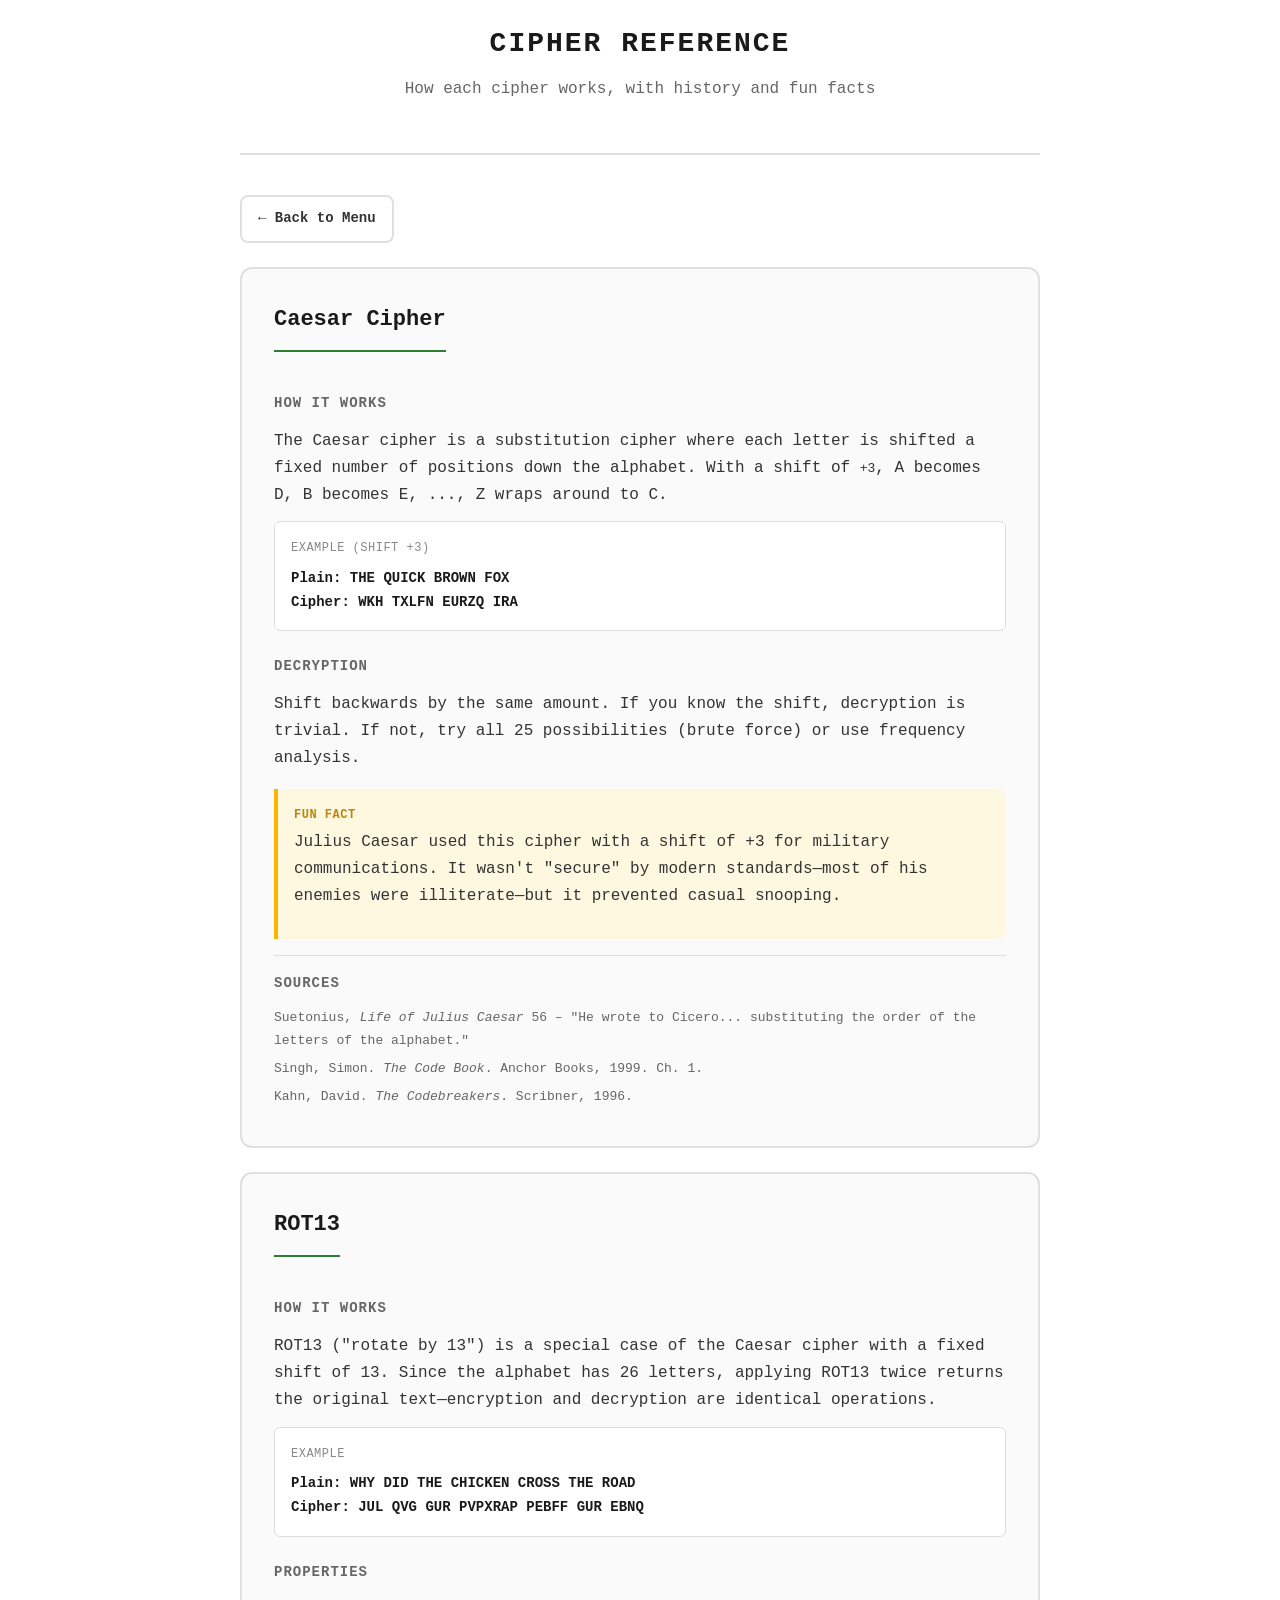
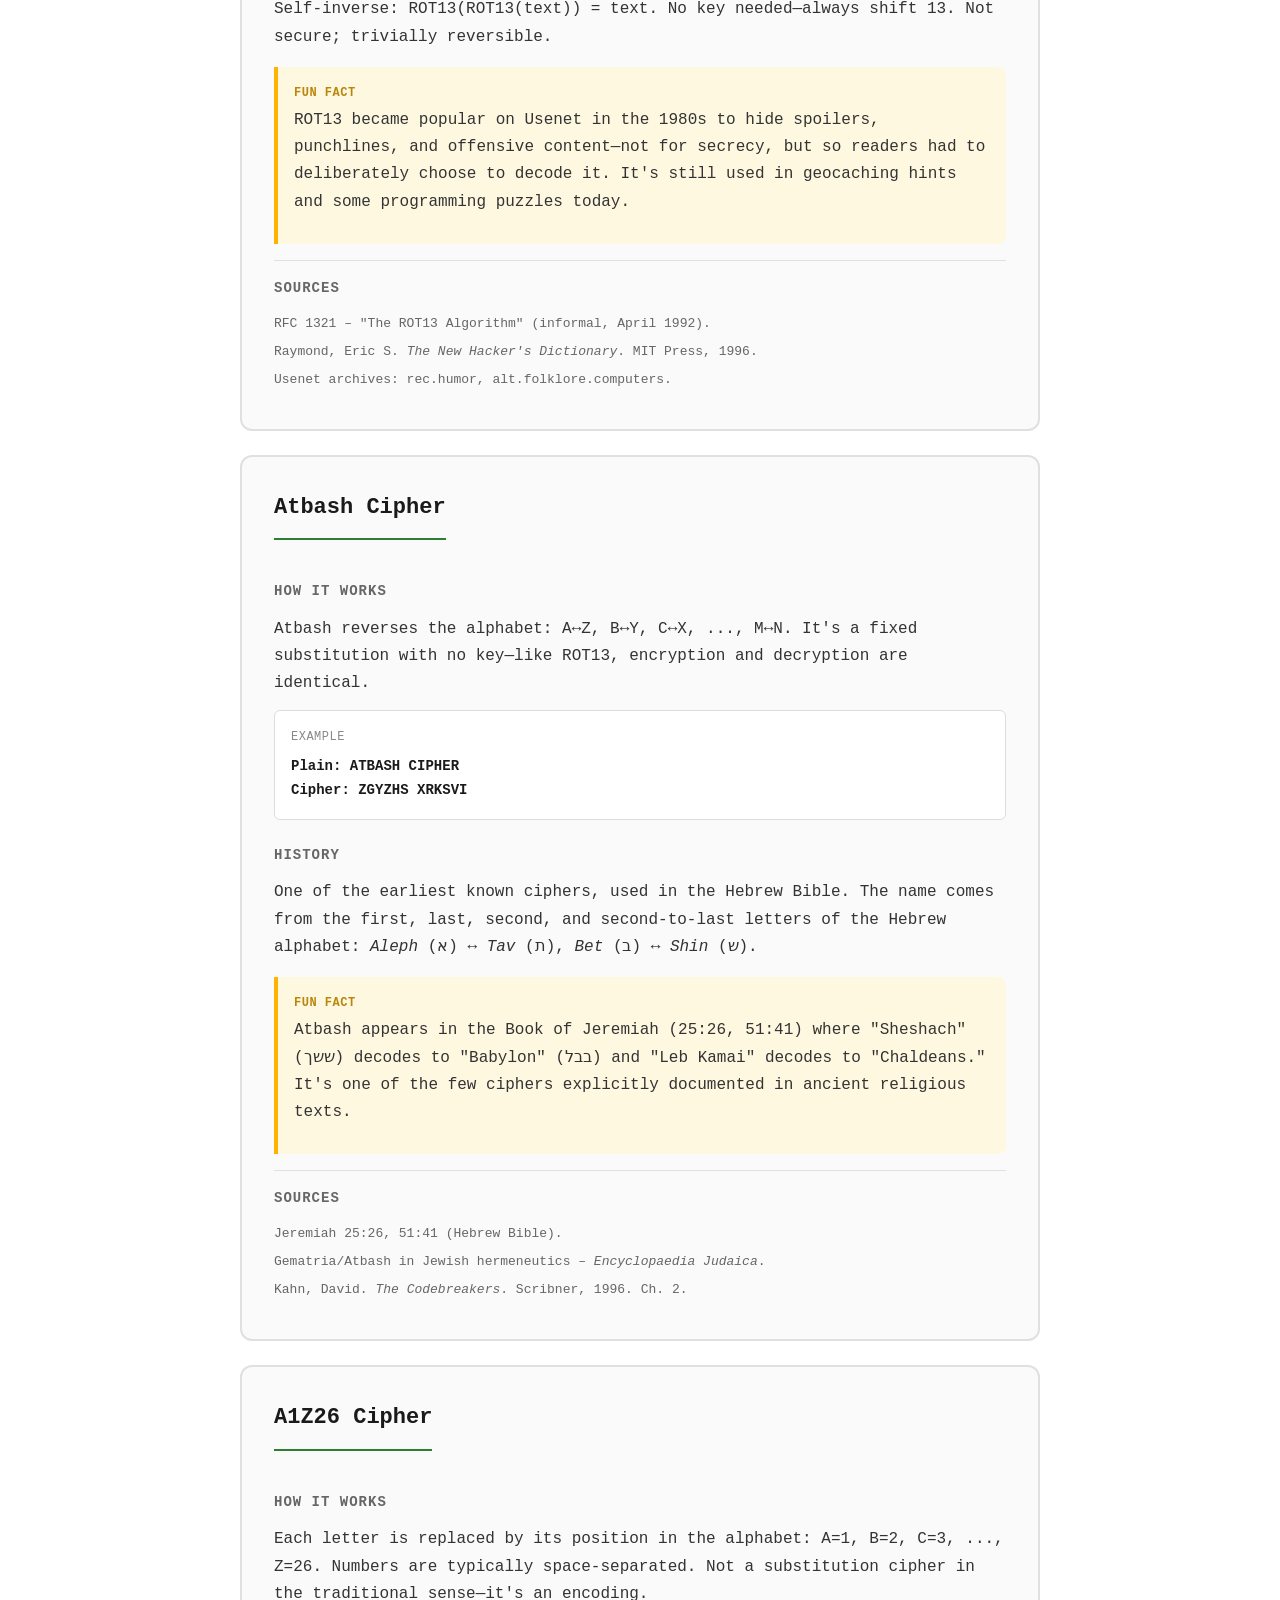
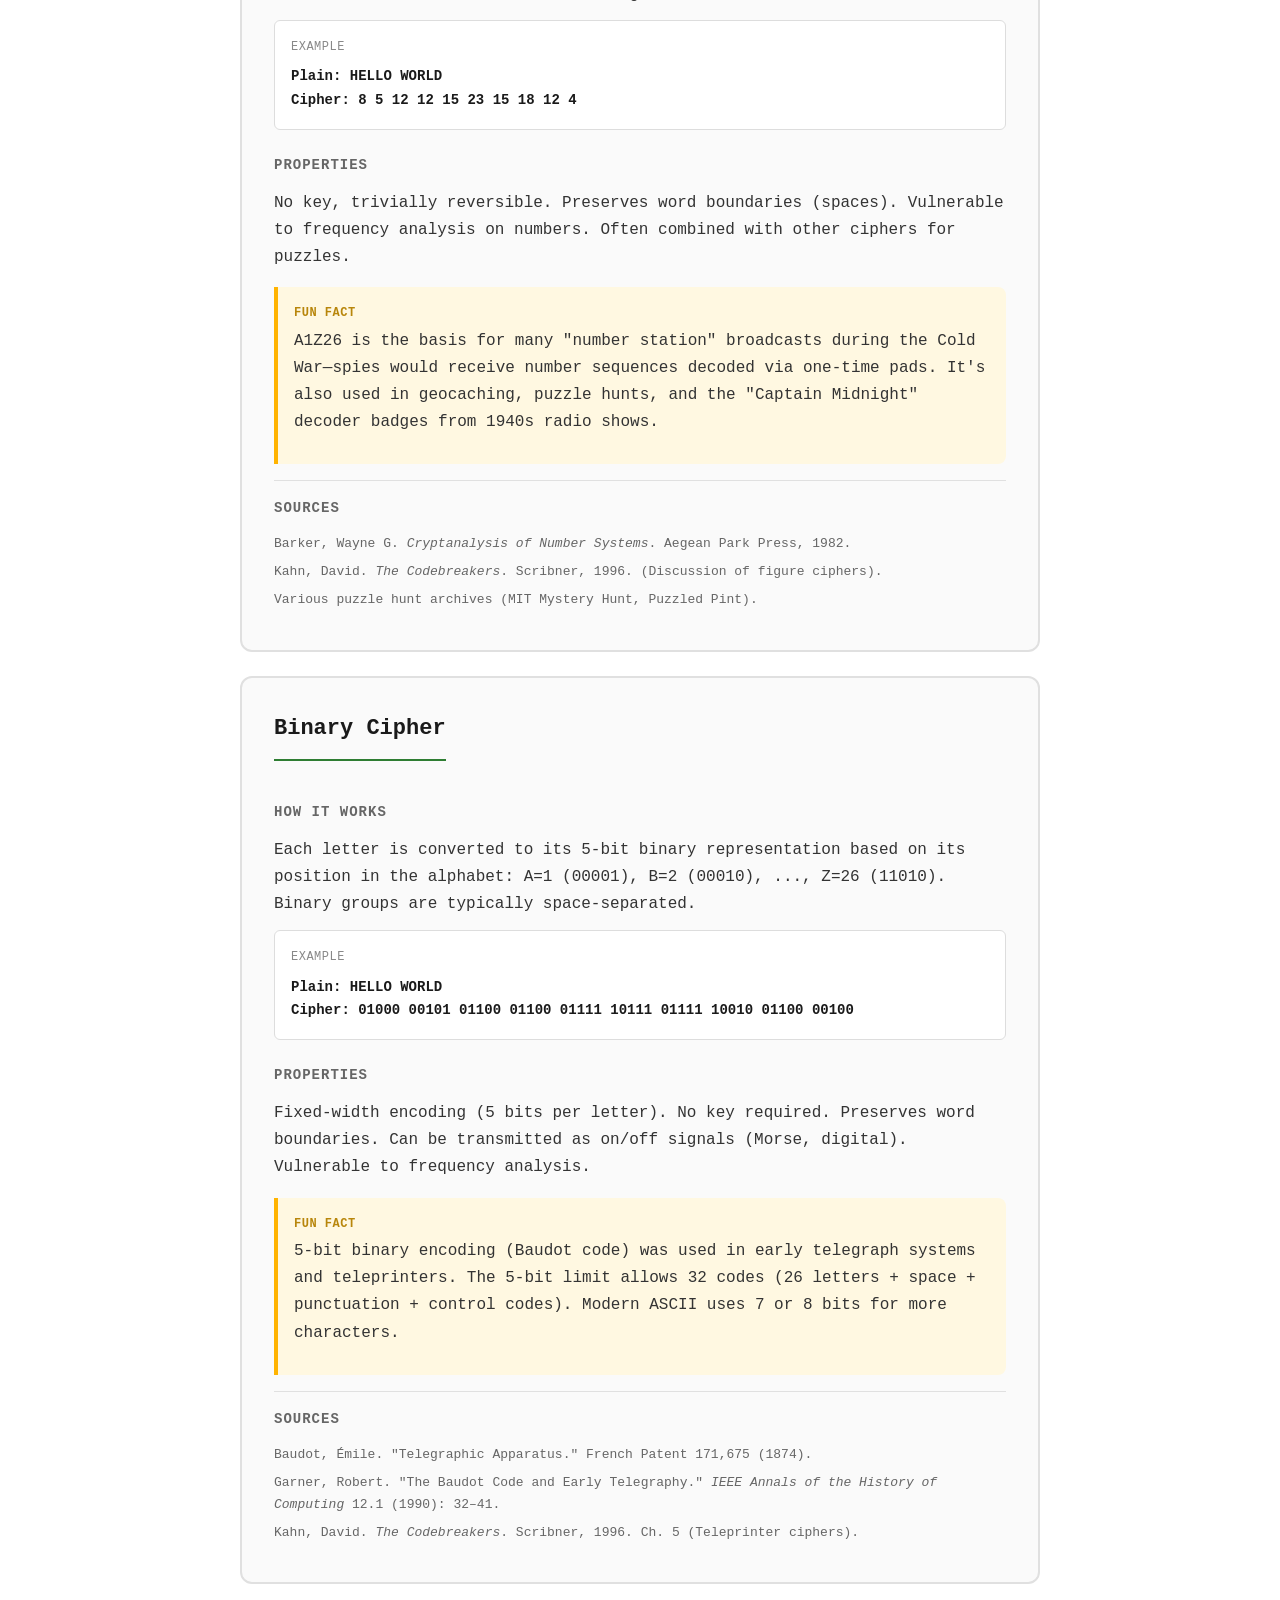
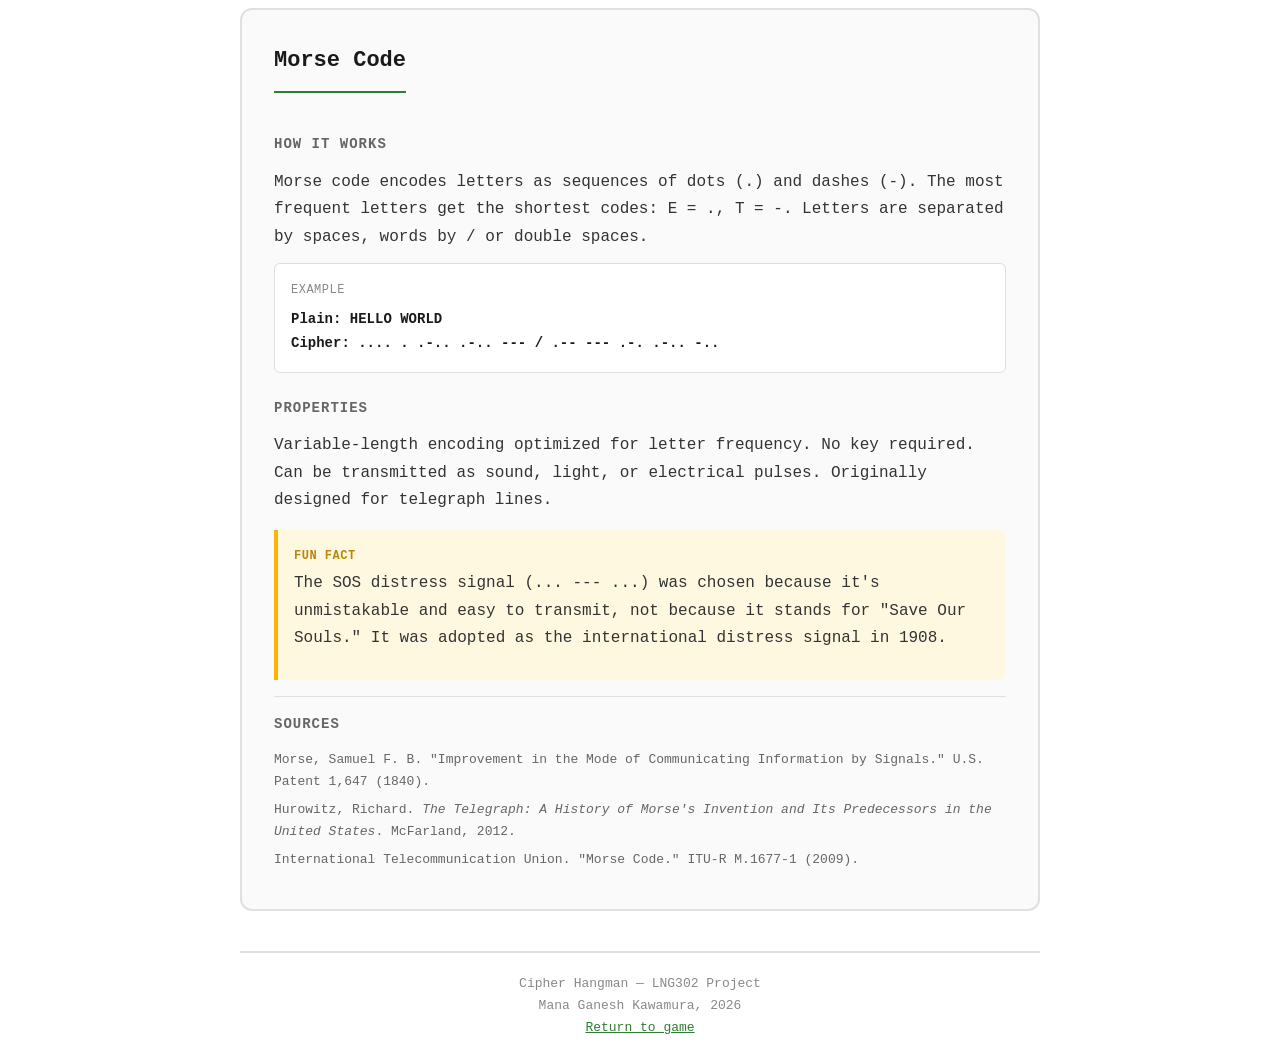
<file: public/cipher-info.html>
<!DOCTYPE html>
<html lang="en">
<head>
    <meta charset="UTF-8">
    <meta name="viewport" content="width=device-width, initial-scale=1.0">
    <title>Cipher Reference - Cipher Hangman</title>
    <link rel="stylesheet" href="../src/shared.css">

    <style>
        * {
            box-sizing: border-box;
            margin: 0;
            padding: 0;
        }

        body {
            font-family: 'Courier New', Courier, monospace;
            background: #ffffff;
            color: #1a1a1a;
            min-height: 100vh;
            padding: 20px;
            line-height: 1.7;
        }

        .container {
            max-width: 800px;
            margin: 0 auto;
        }

        header {
            text-align: center;
            margin-bottom: 40px;
            padding-bottom: 20px;
            border-bottom: 2px solid #e0e0e0;
        }

        h1 {
            font-size: 28px;
            font-weight: 700;
            letter-spacing: 2px;
            margin-bottom: 8px;
        }

        .subtitle {
            color: #666;
            font-size: 16px;
        }

        .back-link {
            display: inline-flex;
            align-items: center;
            gap: 8px;
            color: #333;
            text-decoration: none;
            font-size: 14px;
            font-weight: 600;
            margin-bottom: 24px;
            padding: 10px 16px;
            border: 2px solid #e0e0e0;
            border-radius: 8px;
            transition: all 0.15s;
        }

        .back-link:hover {
            background: #1a1a1a;
            border-color: #1a1a1a;
            color: #fff;
        }

        .cipher-card {
            background: #fafafa;
            border: 2px solid #e0e0e0;
            border-radius: 12px;
            padding: 32px;
            margin-bottom: 24px;
        }

        .cipher-card h2 {
            font-size: 22px;
            font-weight: 700;
            margin-bottom: 16px;
            color: #1a1a1a;
            border-bottom: 2px solid #2e7d32;
            padding-bottom: 12px;
            display: inline-block;
        }

        .cipher-card h3 {
            font-size: 14px;
            font-weight: 600;
            color: #666;
            text-transform: uppercase;
            letter-spacing: 1px;
            margin: 24px 0 12px;
        }

        .cipher-card p {
            color: #333;
            margin-bottom: 12px;
        }

        .cipher-card .example {
            background: #fff;
            border: 1px solid #ddd;
            border-radius: 6px;
            padding: 16px;
            margin: 12px 0;
            font-family: 'Courier New', Courier, monospace;
            font-size: 14px;
            overflow-x: auto;
        }

        .cipher-card .example .label {
            color: #888;
            font-size: 12px;
            text-transform: uppercase;
            letter-spacing: 0.5px;
            margin-bottom: 8px;
        }

        .cipher-card .example .text {
            color: #1a1a1a;
            font-weight: 600;
        }

        .cipher-card .sources {
            margin-top: 16px;
            padding-top: 16px;
            border-top: 1px solid #e0e0e0;
        }

        .cipher-card .sources h3 {
            margin-top: 0;
        }

        .cipher-card .sources ul {
            list-style: none;
            padding: 0;
        }

        .cipher-card .sources li {
            font-size: 13px;
            color: #666;
            margin-bottom: 6px;
        }

        .cipher-card .sources a {
            color: #2e7d32;
            text-decoration: none;
        }

        .cipher-card .sources a:hover {
            text-decoration: underline;
        }

        .fun-fact {
            background: #fff8e1;
            border-left: 4px solid #ffb300;
            padding: 16px;
            margin: 16px 0;
            border-radius: 0 8px 8px 0;
        }

        .fun-fact .label {
            font-weight: 700;
            color: #b8860b;
            margin-bottom: 4px;
            text-transform: uppercase;
            font-size: 12px;
            letter-spacing: 0.5px;
        }

        @media (max-width: 600px) {
            .container {
                padding: 0 10px;
            }
            .cipher-card {
                padding: 20px;
            }
        }
    </style>
</head>
<body>
    <div class="container">
        <header>
            <h1>CIPHER REFERENCE</h1>
            <p class="subtitle">How each cipher works, with history and fun facts</p>
        </header>

        <a href="index.html" class="back-link">← Back to Menu</a>

        <!-- Caesar Cipher -->
        <article class="cipher-card" id="caesar">
            <h2>Caesar Cipher</h2>
            
            <h3>How It Works</h3>
            <p>The Caesar cipher is a substitution cipher where each letter is shifted a fixed number of positions down the alphabet. With a shift of <code>+3</code>, A becomes D, B becomes E, ..., Z wraps around to C.</p>
            
            <div class="example">
                <div class="label">Example (shift +3)</div>
                <div class="text">Plain:  THE QUICK BROWN FOX<br>Cipher: WKH TXLFN EURZQ IRA</div>
            </div>

            <h3>Decryption</h3>
            <p>Shift backwards by the same amount. If you know the shift, decryption is trivial. If not, try all 25 possibilities (brute force) or use frequency analysis.</p>

            <div class="fun-fact">
                <div class="label">Fun Fact</div>
                <p>Julius Caesar used this cipher with a shift of +3 for military communications. It wasn't "secure" by modern standards—most of his enemies were illiterate—but it prevented casual snooping.</p>
            </div>

            <div class="sources">
                <h3>Sources</h3>
                <ul>
                    <li>Suetonius, <em>Life of Julius Caesar</em> 56 – "He wrote to Cicero... substituting the order of the letters of the alphabet."</li>
                    <li>Singh, Simon. <em>The Code Book</em>. Anchor Books, 1999. Ch. 1.</li>
                    <li>Kahn, David. <em>The Codebreakers</em>. Scribner, 1996.</li>
                </ul>
            </div>
        </article>

        <!-- ROT13 -->
        <article class="cipher-card" id="rot13">
            <h2>ROT13</h2>
            
            <h3>How It Works</h3>
            <p>ROT13 ("rotate by 13") is a special case of the Caesar cipher with a fixed shift of 13. Since the alphabet has 26 letters, applying ROT13 twice returns the original text—encryption and decryption are identical operations.</p>
            
            <div class="example">
                <div class="label">Example</div>
                <div class="text">Plain:  WHY DID THE CHICKEN CROSS THE ROAD<br>Cipher: JUL QVG GUR PVPXRAP PEBFF GUR EBNQ</div>
            </div>

            <h3>Properties</h3>
            <p>Self-inverse: ROT13(ROT13(text)) = text. No key needed—always shift 13. Not secure; trivially reversible.</p>

            <div class="fun-fact">
                <div class="label">Fun Fact</div>
                <p>ROT13 became popular on Usenet in the 1980s to hide spoilers, punchlines, and offensive content—not for secrecy, but so readers had to deliberately choose to decode it. It's still used in geocaching hints and some programming puzzles today.</p>
            </div>

            <div class="sources">
                <h3>Sources</h3>
                <ul>
                    <li>RFC 1321 – "The ROT13 Algorithm" (informal, April 1992).</li>
                    <li>Raymond, Eric S. <em>The New Hacker's Dictionary</em>. MIT Press, 1996.</li>
                    <li>Usenet archives: rec.humor, alt.folklore.computers.</li>
                </ul>
            </div>
        </article>

        <!-- Atbash -->
        <article class="cipher-card" id="atbash">
            <h2>Atbash Cipher</h2>
            
            <h3>How It Works</h3>
            <p>Atbash reverses the alphabet: A↔Z, B↔Y, C↔X, ..., M↔N. It's a fixed substitution with no key—like ROT13, encryption and decryption are identical.</p>
            
            <div class="example">
                <div class="label">Example</div>
                <div class="text">Plain:  ATBASH CIPHER<br>Cipher: ZGYZHS XRKSVI</div>
            </div>

            <h3>History</h3>
            <p>One of the earliest known ciphers, used in the Hebrew Bible. The name comes from the first, last, second, and second-to-last letters of the Hebrew alphabet: <em>Aleph</em> (א) ↔ <em>Tav</em> (ת), <em>Bet</em> (ב) ↔ <em>Shin</em> (ש).</p>

            <div class="fun-fact">
                <div class="label">Fun Fact</div>
                <p>Atbash appears in the Book of Jeremiah (25:26, 51:41) where "Sheshach" (ששך) decodes to "Babylon" (בבל) and "Leb Kamai" decodes to "Chaldeans." It's one of the few ciphers explicitly documented in ancient religious texts.</p>
            </div>

            <div class="sources">
                <h3>Sources</h3>
                <ul>
                    <li>Jeremiah 25:26, 51:41 (Hebrew Bible).</li>
                    <li>Gematria/Atbash in Jewish hermeneutics – <em>Encyclopaedia Judaica</em>.</li>
                    <li>Kahn, David. <em>The Codebreakers</em>. Scribner, 1996. Ch. 2.</li>
                </ul>
            </div>
        </article>

        <!-- A1Z26 -->
        <article class="cipher-card" id="a1z26">
            <h2>A1Z26 Cipher</h2>
            
            <h3>How It Works</h3>
            <p>Each letter is replaced by its position in the alphabet: A=1, B=2, C=3, ..., Z=26. Numbers are typically space-separated. Not a substitution cipher in the traditional sense—it's an encoding.</p>
            
            <div class="example">
                <div class="label">Example</div>
                <div class="text">Plain:  HELLO WORLD<br>Cipher: 8 5 12 12 15  23 15 18 12 4</div>
            </div>

            <h3>Properties</h3>
            <p>No key, trivially reversible. Preserves word boundaries (spaces). Vulnerable to frequency analysis on numbers. Often combined with other ciphers for puzzles.</p>

            <div class="fun-fact">
                <div class="label">Fun Fact</div>
                <p>A1Z26 is the basis for many "number station" broadcasts during the Cold War—spies would receive number sequences decoded via one-time pads. It's also used in geocaching, puzzle hunts, and the "Captain Midnight" decoder badges from 1940s radio shows.</p>
            </div>

            <div class="sources">
                <h3>Sources</h3>
                <ul>
                    <li>Barker, Wayne G. <em>Cryptanalysis of Number Systems</em>. Aegean Park Press, 1982.</li>
                    <li>Kahn, David. <em>The Codebreakers</em>. Scribner, 1996. (Discussion of figure ciphers).</li>
                    <li>Various puzzle hunt archives (MIT Mystery Hunt, Puzzled Pint).</li>
                </ul>
            </div>
        </article>

        <!-- Binary -->
        <article class="cipher-card" id="binary">
            <h2>Binary Cipher</h2>
            
            <h3>How It Works</h3>
            <p>Each letter is converted to its 5-bit binary representation based on its position in the alphabet: A=1 (00001), B=2 (00010), ..., Z=26 (11010). Binary groups are typically space-separated.</p>
            
            <div class="example">
                <div class="label">Example</div>
                <div class="text">Plain:  HELLO WORLD<br>Cipher: 01000 00101 01100 01100 01111  10111 01111 10010 01100 00100</div>
            </div>

            <h3>Properties</h3>
            <p>Fixed-width encoding (5 bits per letter). No key required. Preserves word boundaries. Can be transmitted as on/off signals (Morse, digital). Vulnerable to frequency analysis.</p>

            <div class="fun-fact">
                <div class="label">Fun Fact</div>
                <p>5-bit binary encoding (Baudot code) was used in early telegraph systems and teleprinters. The 5-bit limit allows 32 codes (26 letters + space + punctuation + control codes). Modern ASCII uses 7 or 8 bits for more characters.</p>
            </div>

            <div class="sources">
                <h3>Sources</h3>
                <ul>
                    <li>Baudot, Émile. "Telegraphic Apparatus." French Patent 171,675 (1874).</li>
                    <li>Garner, Robert. "The Baudot Code and Early Telegraphy." <em>IEEE Annals of the History of Computing</em> 12.1 (1990): 32–41.</li>
                    <li>Kahn, David. <em>The Codebreakers</em>. Scribner, 1996. Ch. 5 (Teleprinter ciphers).</li>
                </ul>
            </div>
        </article>

        <!-- Morse Code -->
        <article class="cipher-card" id="morse">
            <h2>Morse Code</h2>
            
            <h3>How It Works</h3>
            <p>Morse code encodes letters as sequences of dots (.) and dashes (-). The most frequent letters get the shortest codes: E = ., T = -. Letters are separated by spaces, words by / or double spaces.</p>
            
            <div class="example">
                <div class="label">Example</div>
                <div class="text">Plain:  HELLO WORLD<br>Cipher: .... . .-.. .-.. ---  /  .-- --- .-. .-.. -..</div>
            </div>

            <h3>Properties</h3>
            <p>Variable-length encoding optimized for letter frequency. No key required. Can be transmitted as sound, light, or electrical pulses. Originally designed for telegraph lines.</p>

            <div class="fun-fact">
                <div class="label">Fun Fact</div>
                <p>The SOS distress signal (... --- ...) was chosen because it's unmistakable and easy to transmit, not because it stands for "Save Our Souls." It was adopted as the international distress signal in 1908.</p>
            </div>

            <div class="sources">
                <h3>Sources</h3>
                <ul>
                    <li>Morse, Samuel F. B. "Improvement in the Mode of Communicating Information by Signals." U.S. Patent 1,647 (1840).</li>
                    <li>Hurowitz, Richard. <em>The Telegraph: A History of Morse's Invention and Its Predecessors in the United States</em>. McFarland, 2012.</li>
                    <li>International Telecommunication Union. "Morse Code." ITU-R M.1677-1 (2009).</li>
                </ul>
            </div>
        </article>

        <footer style="text-align: center; margin-top: 40px; padding-top: 20px; border-top: 2px solid #e0e0e0; color: #888; font-size: 13px;">
            <p>Cipher Hangman — LNG302 Project</p>
            <p>Mana Ganesh Kawamura, 2026</p>
            <p><a href="cipher-hangman.html" style="color: #2e7d32;">Return to game</a></p>
        </footer>
    </div>
</body>
</html>
</file>
<file: src/shared.css>
/* ==========================================================================
   SHARED STYLES - Cipher Hangman Project
   ========================================================================== */

/* ---- Reset & Base ---- */
* {
    box-sizing: border-box;
    margin: 0;
    padding: 0;
}

body {
    font-family: 'Courier New', Courier, monospace;
    background: #ffffff;
    color: #1a1a1a;
    min-height: 100vh;
    padding: 20px;
    line-height: 1.6;
}

.container {
    max-width: 900px;
    margin: 0 auto;
}

h1 {
    font-weight: 700;
    letter-spacing: 2px;
    color: #1a1a1a;
}

.subtitle {
    text-align: center;
    color: #666;
    margin-bottom: 30px;
    font-weight: 400;
}

.project-info {
    color: #888;
    font-size: 13px;
    margin-top: 4px;
}

/* ---- Panel ---- */
.panel {
    background: #fafafa;
    border: 2px solid #e0e0e0;
    border-radius: 8px;
    padding: 24px;
}

.panel h2 {
    color: #1a1a1a;
    margin-bottom: 16px;
    border-bottom: 2px solid #e0e0e0;
    padding-bottom: 10px;
    font-size: 14px;
    text-transform: uppercase;
    letter-spacing: 1px;
}

/* ---- Info Panel ---- */
.info-panel {
    background: #f5f5f5;
    border: 1px solid #ddd;
    border-radius: 6px;
    padding: 16px;
    margin-bottom: 20px;
    font-family: 'Courier New', Courier, monospace;
}

.info-row {
    display: flex;
    justify-content: space-between;
    padding: 10px 0;
    border-bottom: 1px solid #e0e0e0;
}

.info-row:last-child {
    border-bottom: none;
}

.info-label {
    color: #666;
    font-size: 13px;
}

.info-value {
    color: #1a1a1a;
    font-size: 16px;
    font-weight: 700;
    font-family: 'Courier New', Courier, monospace;
}

.info-value.warning { color: #b8860b; }
.info-value.danger { color: #c00; }

/* ---- Buttons ---- */
.btn {
    padding: 12px 24px;
    background: #fff;
    border: 2px solid #ddd;
    border-radius: 6px;
    color: #333;
    font-family: inherit;
    font-size: 14px;
    font-weight: 600;
    cursor: pointer;
    transition: all 0.15s;
}

.btn:hover {
    background: #1a1a1a;
    border-color: #1a1a1a;
    color: #fff;
}

.btn.primary {
    background: #1a1a1a;
    border-color: #1a1a1a;
    color: #fff;
}

.btn.primary:hover {
    background: #333;
    border-color: #333;
}

.btn:disabled {
    opacity: 0.5;
    cursor: not-allowed;
}

.btn.danger {
    background: #fff;
    border-color: #c00;
    color: #c00;
}

.btn.danger:hover {
    background: #c00;
    border-color: #c00;
    color: #fff;
}

/* ---- Modal System ---- */
.modal-overlay {
    position: fixed;
    top: 0;
    left: 0;
    width: 100%;
    height: 100%;
    background: rgba(0, 0, 0, 0.5);
    display: none;
    justify-content: center;
    align-items: center;
    z-index: 1000;
    padding: 20px;
}

.modal-overlay.show {
    display: flex;
    animation: fadeIn 0.3s;
}

@keyframes fadeIn {
    0% { opacity: 0; }
    100% { opacity: 1; }
}

.modal {
    background: #fff;
    border: 2px solid #e0e0e0;
    border-radius: 12px;
    padding: 32px;
    max-width: 400px;
    width: 100%;
    box-shadow: 0 20px 40px rgba(0, 0, 0, 0.15);
    animation: slideUp 0.3s;
}

.modal.win { border-color: #2e7d32; }
.modal.lose { border-color: #c00; }
.modal.win h2 { color: #2e7d32; }
.modal.lose h2 { color: #c00; }

.modal h2 {
    margin-bottom: 12px;
    font-size: 20px;
    text-transform: uppercase;
    letter-spacing: 1px;
}

.modal p {
    color: #333;
    margin-bottom: 24px;
    font-size: 16px;
    line-height: 1.5;
}

/* AI post-game explanation block */
.modal-explanation {
    display: none;
    margin-bottom: 20px;
    padding: 12px 14px;
    background: #eef4fc;
    border-left: 3px solid #4a7bd0;
    border-radius: 6px;
    text-align: left;
}

.modal-explanation h3 {
    font-size: 11px;
    text-transform: uppercase;
    letter-spacing: 1px;
    color: #4a7bd0;
    margin: 0 0 6px 0;
}

.modal-explanation p {
    font-size: 13.5px;
    line-height: 1.55;
    color: #444;
    margin: 0;
}

.modal-controls {
    display: flex;
    flex-direction: column;
    gap: 10px;
    align-items: stretch;
}

.modal-controls .btn {
    min-width: auto;
    width: 100%;
}

/* ---- Animations ---- */
@keyframes fadeIn {
    0% { opacity: 0; }
    100% { opacity: 1; }
}

@keyframes slideUp {
    0% { transform: translateY(20px); opacity: 0; }
    100% { transform: translateY(0); opacity: 1; }
}

@keyframes popIn {
    0% { transform: scale(0.95); opacity: 0; }
    100% { transform: scale(1); opacity: 1; }
}

@keyframes shake {
    0%, 100% { transform: translateX(0); }
    25% { transform: translateX(-4px); }
    75% { transform: translateX(4px); }
}

/* ---- Responsive ---- */
@media (max-width: 800px) {
    .game-area { grid-template-columns: 1fr; }
}

@media (max-width: 1000px) {
    .side-toolbar, .side-panel { display: none; }
}

@media (max-width: 600px) {
    .container { padding: 0 10px; }
    .panel { padding: 20px; }
    .top-bar { flex-direction: column; gap: 12px; }
    .top-bar h1, .top-bar .subtitle { text-align: center; }
}
</file>
<file: shared.css>
/* ==========================================================================
   SHARED STYLES - Cipher Hangman Project
   ========================================================================== */

/* ---- Reset & Base ---- */
* {
    box-sizing: border-box;
    margin: 0;
    padding: 0;
}

body {
    font-family: 'Courier New', Courier, monospace;
    background: #ffffff;
    color: #1a1a1a;
    min-height: 100vh;
    padding: 20px;
    line-height: 1.6;
}

.container {
    max-width: 900px;
    margin: 0 auto;
}

h1 {
    font-weight: 700;
    letter-spacing: 2px;
    color: #1a1a1a;
}

.subtitle {
    text-align: center;
    color: #666;
    margin-bottom: 30px;
    font-weight: 400;
}

.project-info {
    color: #888;
    font-size: 13px;
    margin-top: 4px;
}

/* ---- Panel ---- */
.panel {
    background: #fafafa;
    border: 2px solid #e0e0e0;
    border-radius: 8px;
    padding: 24px;
}

.panel h2 {
    color: #1a1a1a;
    margin-bottom: 16px;
    border-bottom: 2px solid #e0e0e0;
    padding-bottom: 10px;
    font-size: 14px;
    text-transform: uppercase;
    letter-spacing: 1px;
}

/* ---- Info Panel ---- */
.info-panel {
    background: #f5f5f5;
    border: 1px solid #ddd;
    border-radius: 6px;
    padding: 16px;
    margin-bottom: 20px;
    font-family: 'Courier New', Courier, monospace;
}

.info-row {
    display: flex;
    justify-content: space-between;
    padding: 10px 0;
    border-bottom: 1px solid #e0e0e0;
}

.info-row:last-child {
    border-bottom: none;
}

.info-label {
    color: #666;
    font-size: 13px;
}

.info-value {
    color: #1a1a1a;
    font-size: 16px;
    font-weight: 700;
    font-family: 'Courier New', Courier, monospace;
}

.info-value.warning { color: #b8860b; }
.info-value.danger { color: #c00; }

/* ---- Buttons ---- */
.btn {
    padding: 12px 24px;
    background: #fff;
    border: 2px solid #ddd;
    border-radius: 6px;
    color: #333;
    font-family: inherit;
    font-size: 14px;
    font-weight: 600;
    cursor: pointer;
    transition: all 0.15s;
}

.btn:hover {
    background: #1a1a1a;
    border-color: #1a1a1a;
    color: #fff;
}

.btn.primary {
    background: #1a1a1a;
    border-color: #1a1a1a;
    color: #fff;
}

.btn.primary:hover {
    background: #333;
    border-color: #333;
}

.btn:disabled {
    opacity: 0.5;
    cursor: not-allowed;
}

.btn.danger {
    background: #fff;
    border-color: #c00;
    color: #c00;
}

.btn.danger:hover {
    background: #c00;
    border-color: #c00;
    color: #fff;
}

/* ---- Modal System ---- */
.modal-overlay {
    position: fixed;
    top: 0;
    left: 0;
    width: 100%;
    height: 100%;
    background: rgba(0, 0, 0, 0.5);
    display: none;
    justify-content: center;
    align-items: center;
    z-index: 1000;
    padding: 20px;
}

.modal-overlay.show {
    display: flex;
    animation: fadeIn 0.3s;
}

@keyframes fadeIn {
    0% { opacity: 0; }
    100% { opacity: 1; }
}

.modal {
    background: #fff;
    border: 2px solid #e0e0e0;
    border-radius: 12px;
    padding: 32px;
    max-width: 400px;
    width: 100%;
    box-shadow: 0 20px 40px rgba(0, 0, 0, 0.15);
    animation: slideUp 0.3s;
}

.modal.win { border-color: #2e7d32; }
.modal.lose { border-color: #c00; }
.modal.win h2 { color: #2e7d32; }
.modal.lose h2 { color: #c00; }

.modal h2 {
    margin-bottom: 12px;
    font-size: 20px;
    text-transform: uppercase;
    letter-spacing: 1px;
}

.modal p {
    color: #333;
    margin-bottom: 24px;
    font-size: 16px;
    line-height: 1.5;
}

.modal-controls {
    display: flex;
    flex-direction: column;
    gap: 10px;
    align-items: stretch;
}

.modal-controls .btn {
    min-width: auto;
    width: 100%;
}

/* ---- Animations ---- */
@keyframes fadeIn {
    0% { opacity: 0; }
    100% { opacity: 1; }
}

@keyframes slideUp {
    0% { transform: translateY(20px); opacity: 0; }
    100% { transform: translateY(0); opacity: 1; }
}

@keyframes popIn {
    0% { transform: scale(0.95); opacity: 0; }
    100% { transform: scale(1); opacity: 1; }
}

@keyframes shake {
    0%, 100% { transform: translateX(0); }
    25% { transform: translateX(-4px); }
    75% { transform: translateX(4px); }
}

/* ---- Responsive ---- */
@media (max-width: 800px) {
    .game-area { grid-template-columns: 1fr; }
}

@media (max-width: 1000px) {
    .side-toolbar, .side-panel { display: none; }
}

@media (max-width: 600px) {
    .container { padding: 0 10px; }
    .panel { padding: 20px; }
    .top-bar { flex-direction: column; gap: 12px; }
    .top-bar h1, .top-bar .subtitle { text-align: center; }
}
</file>
